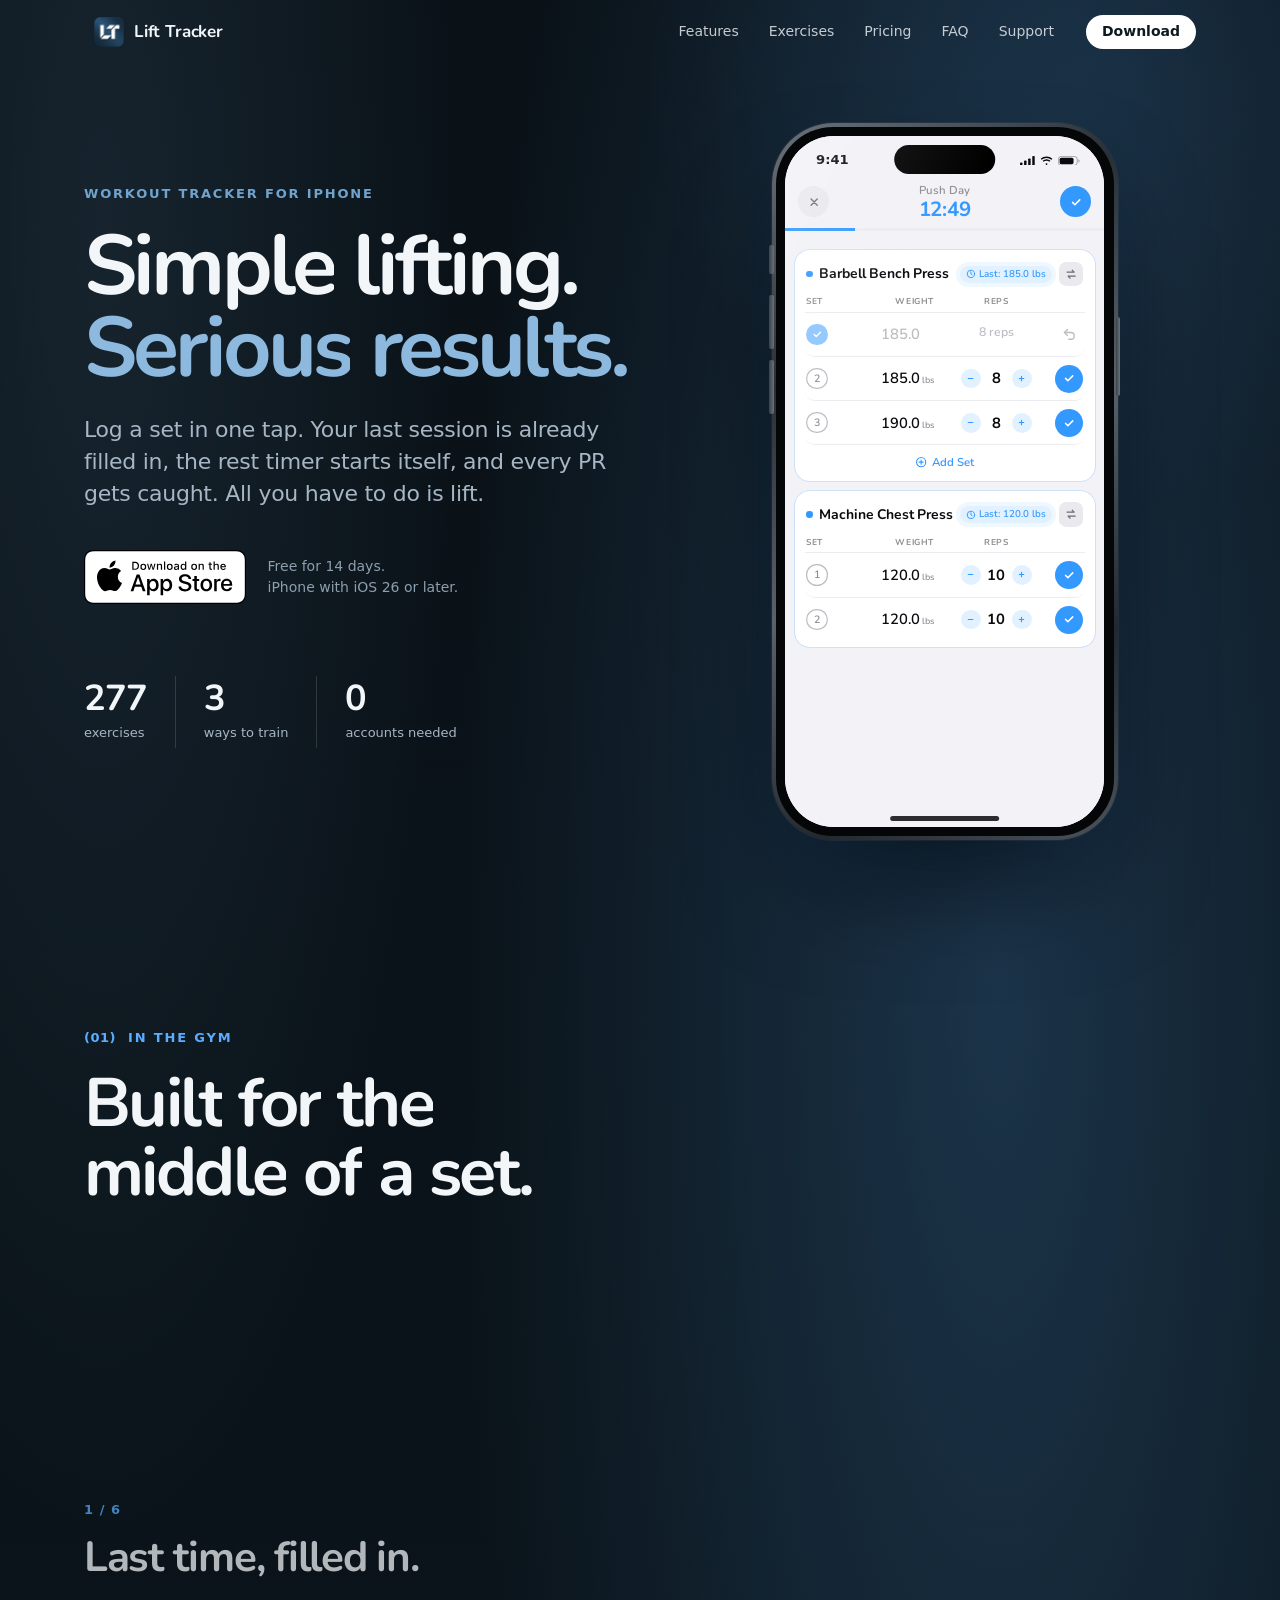
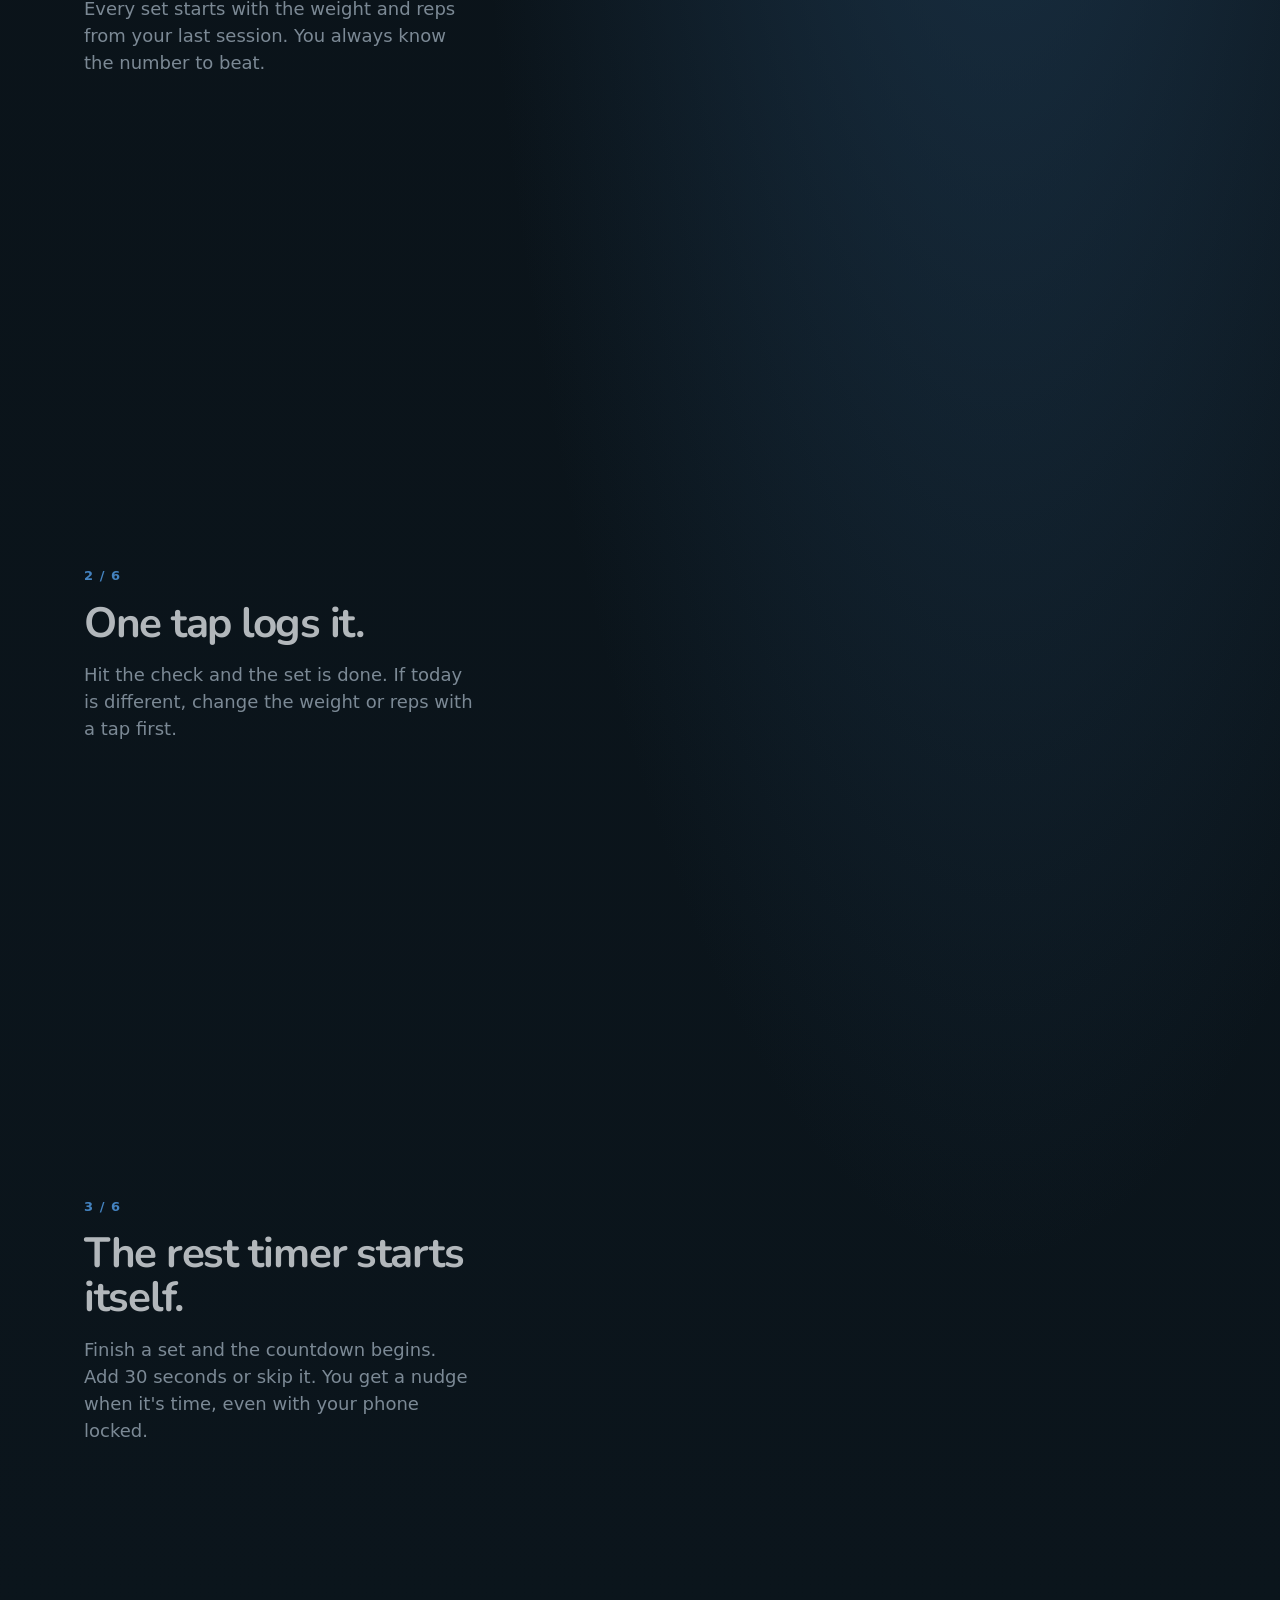
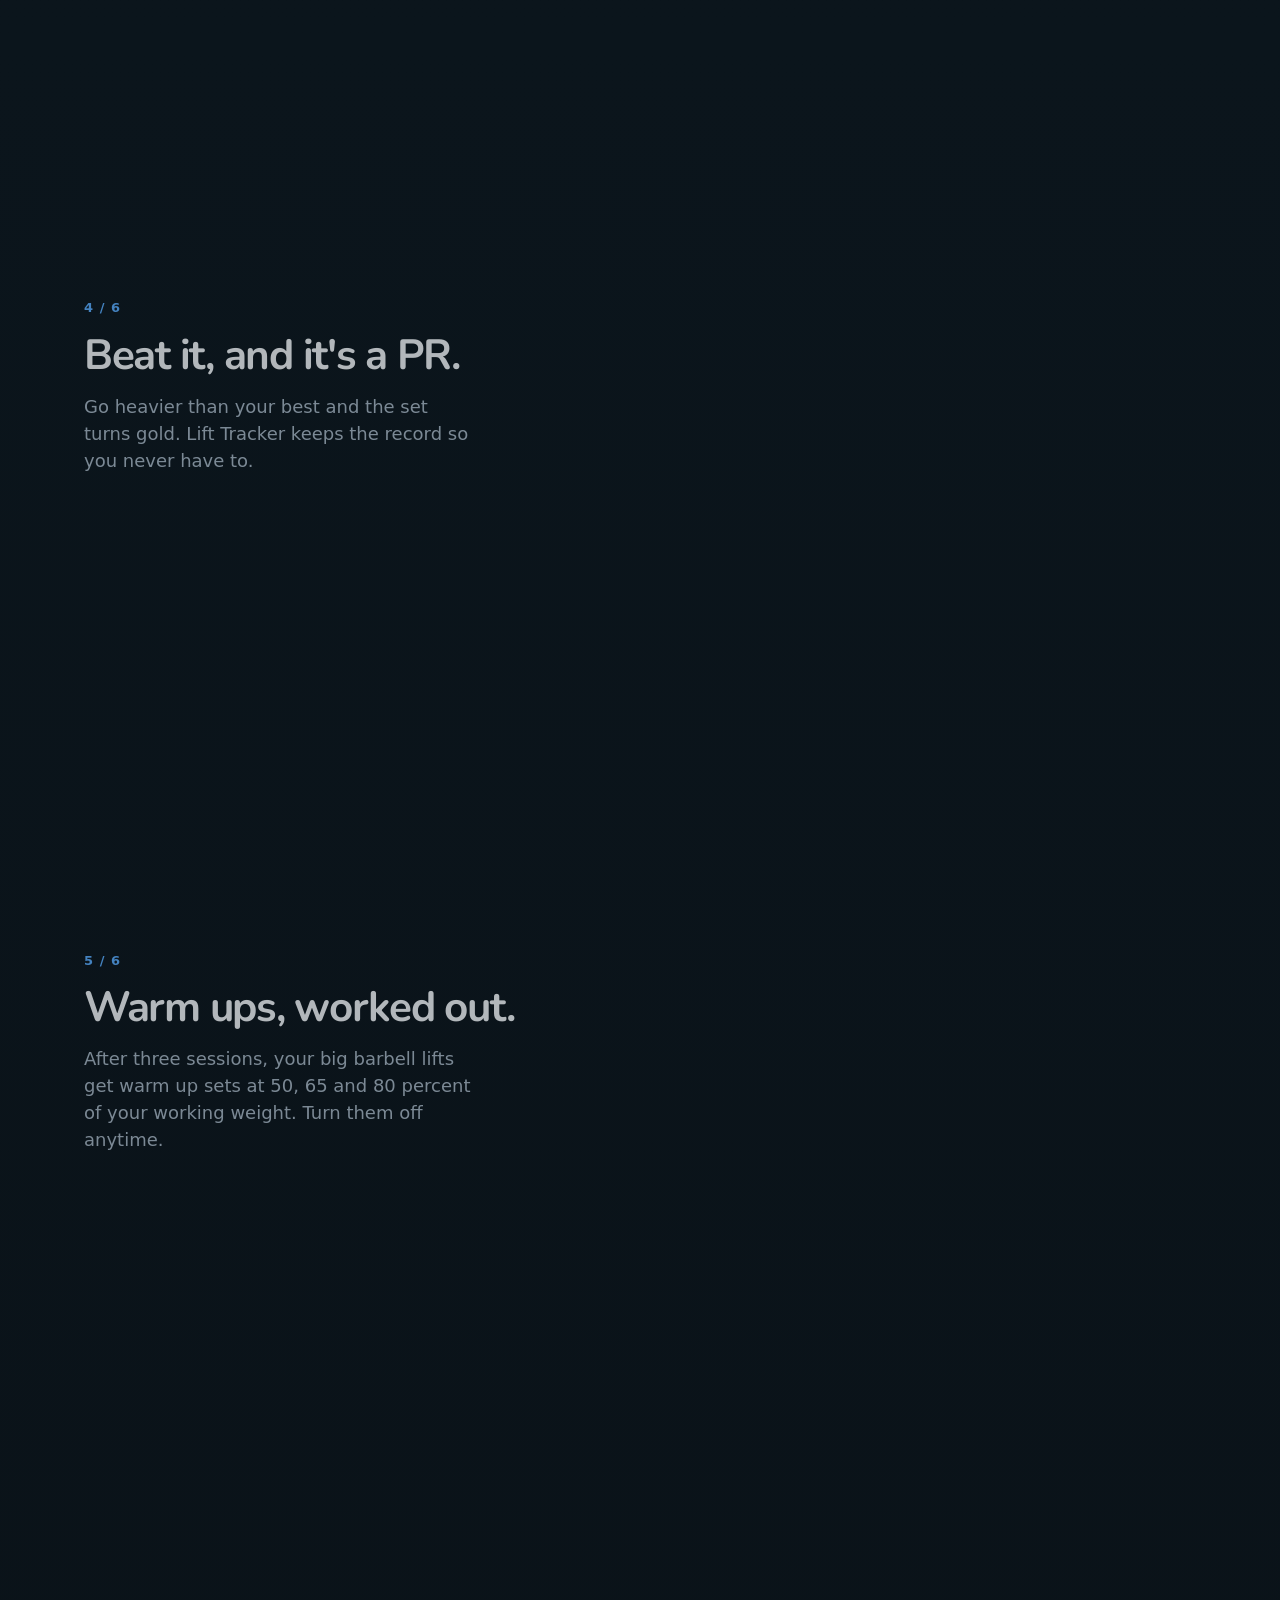
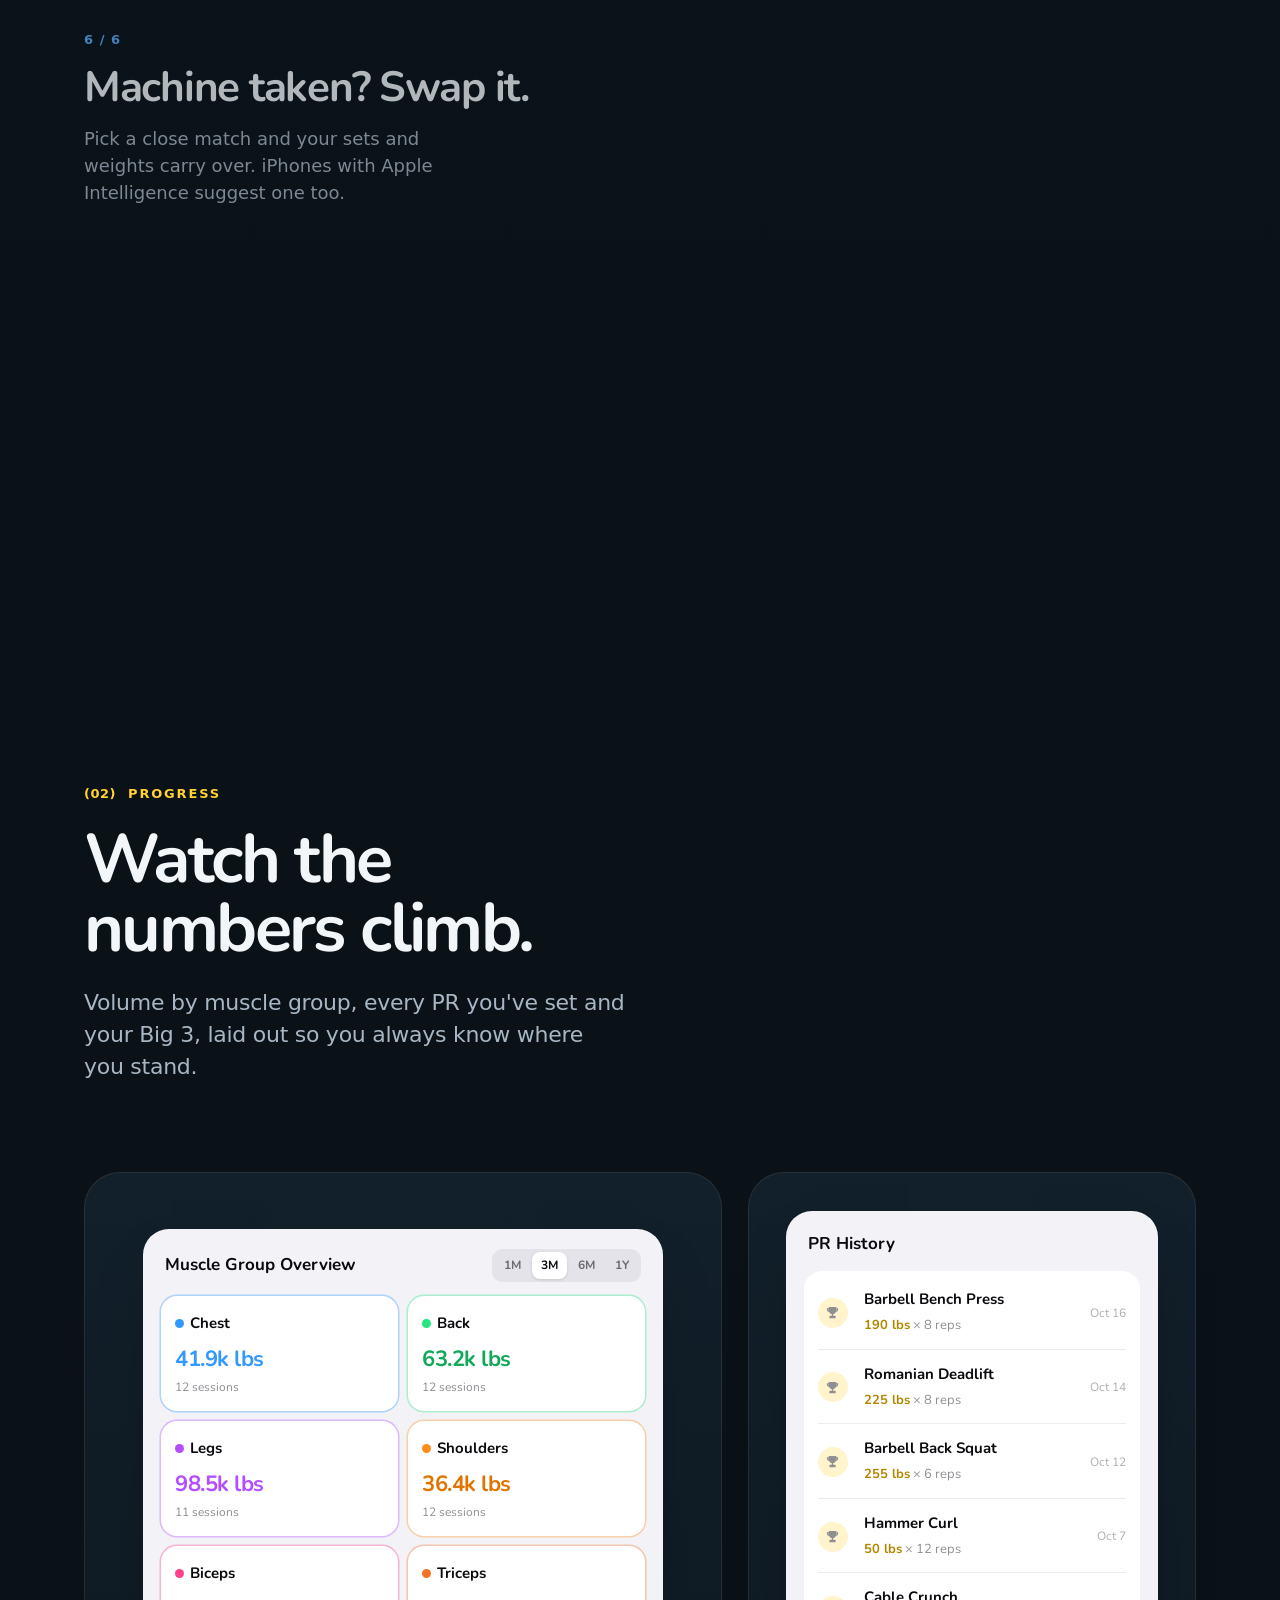
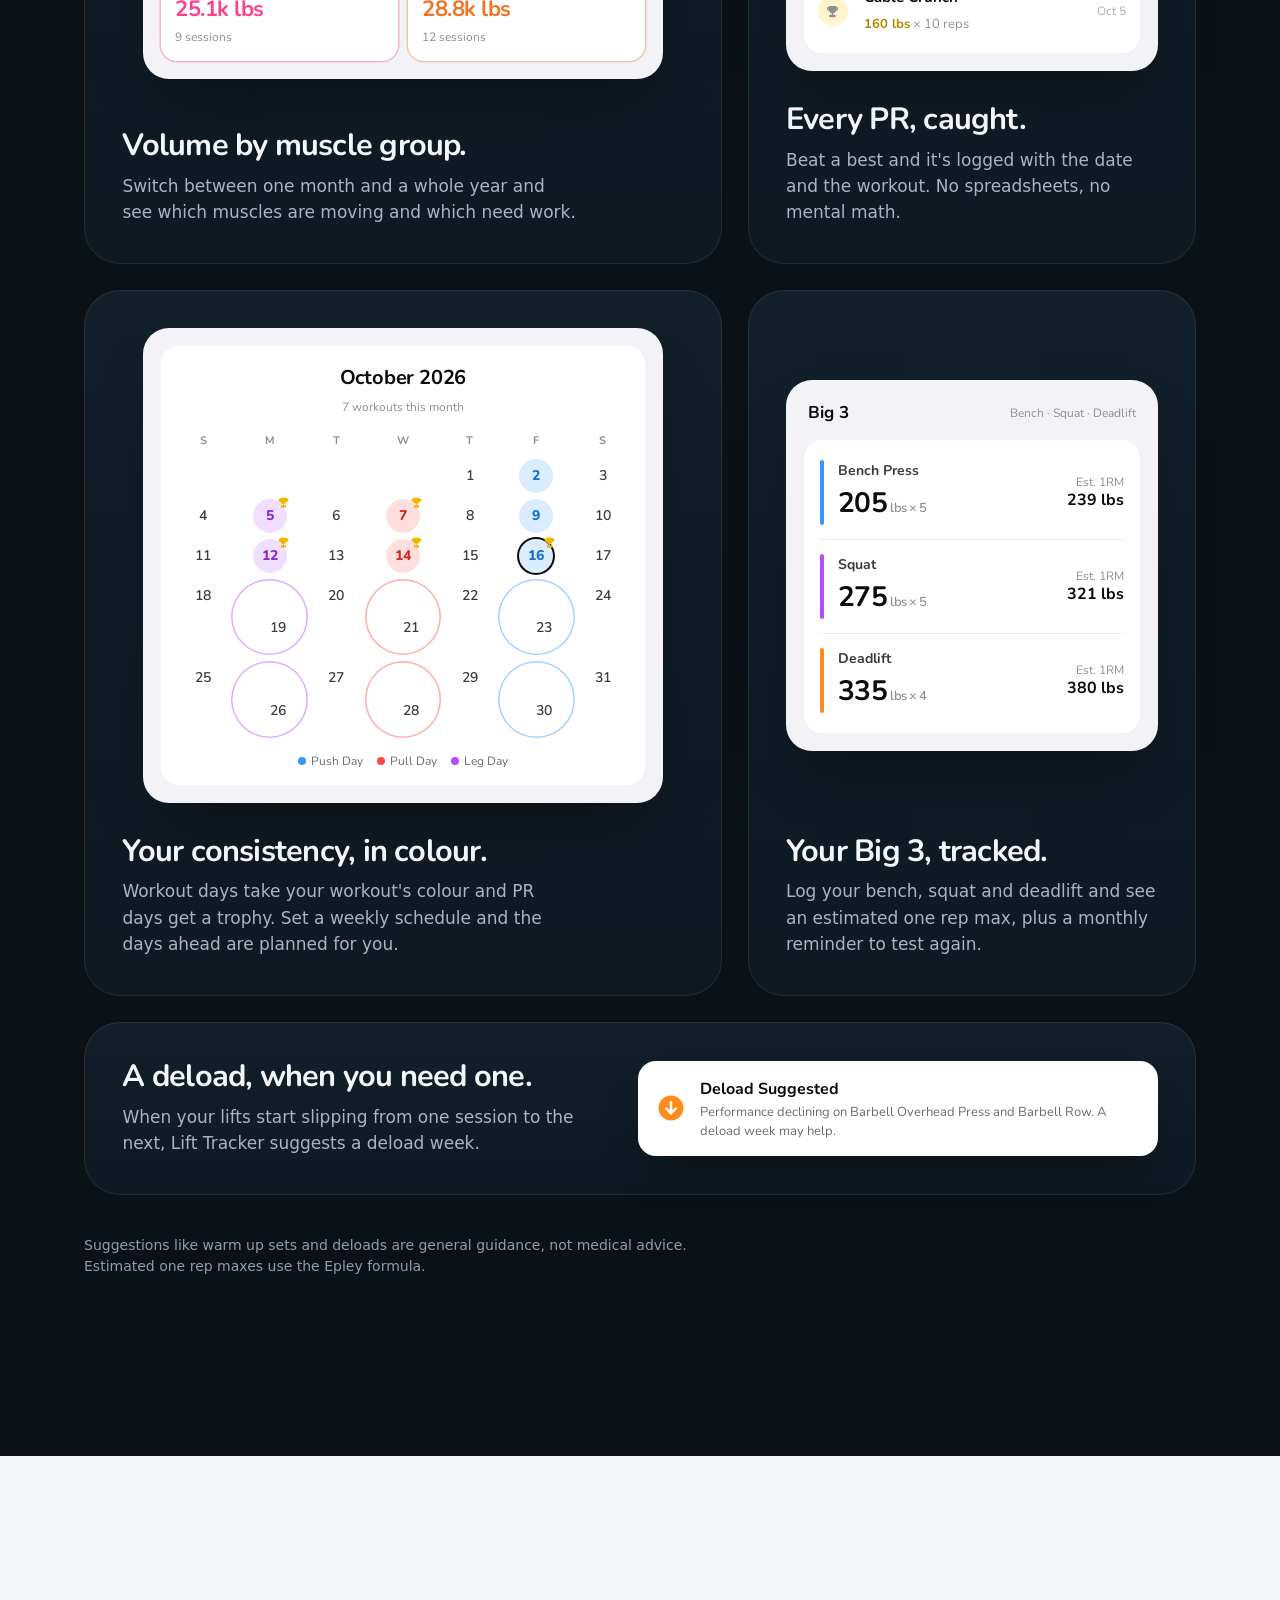
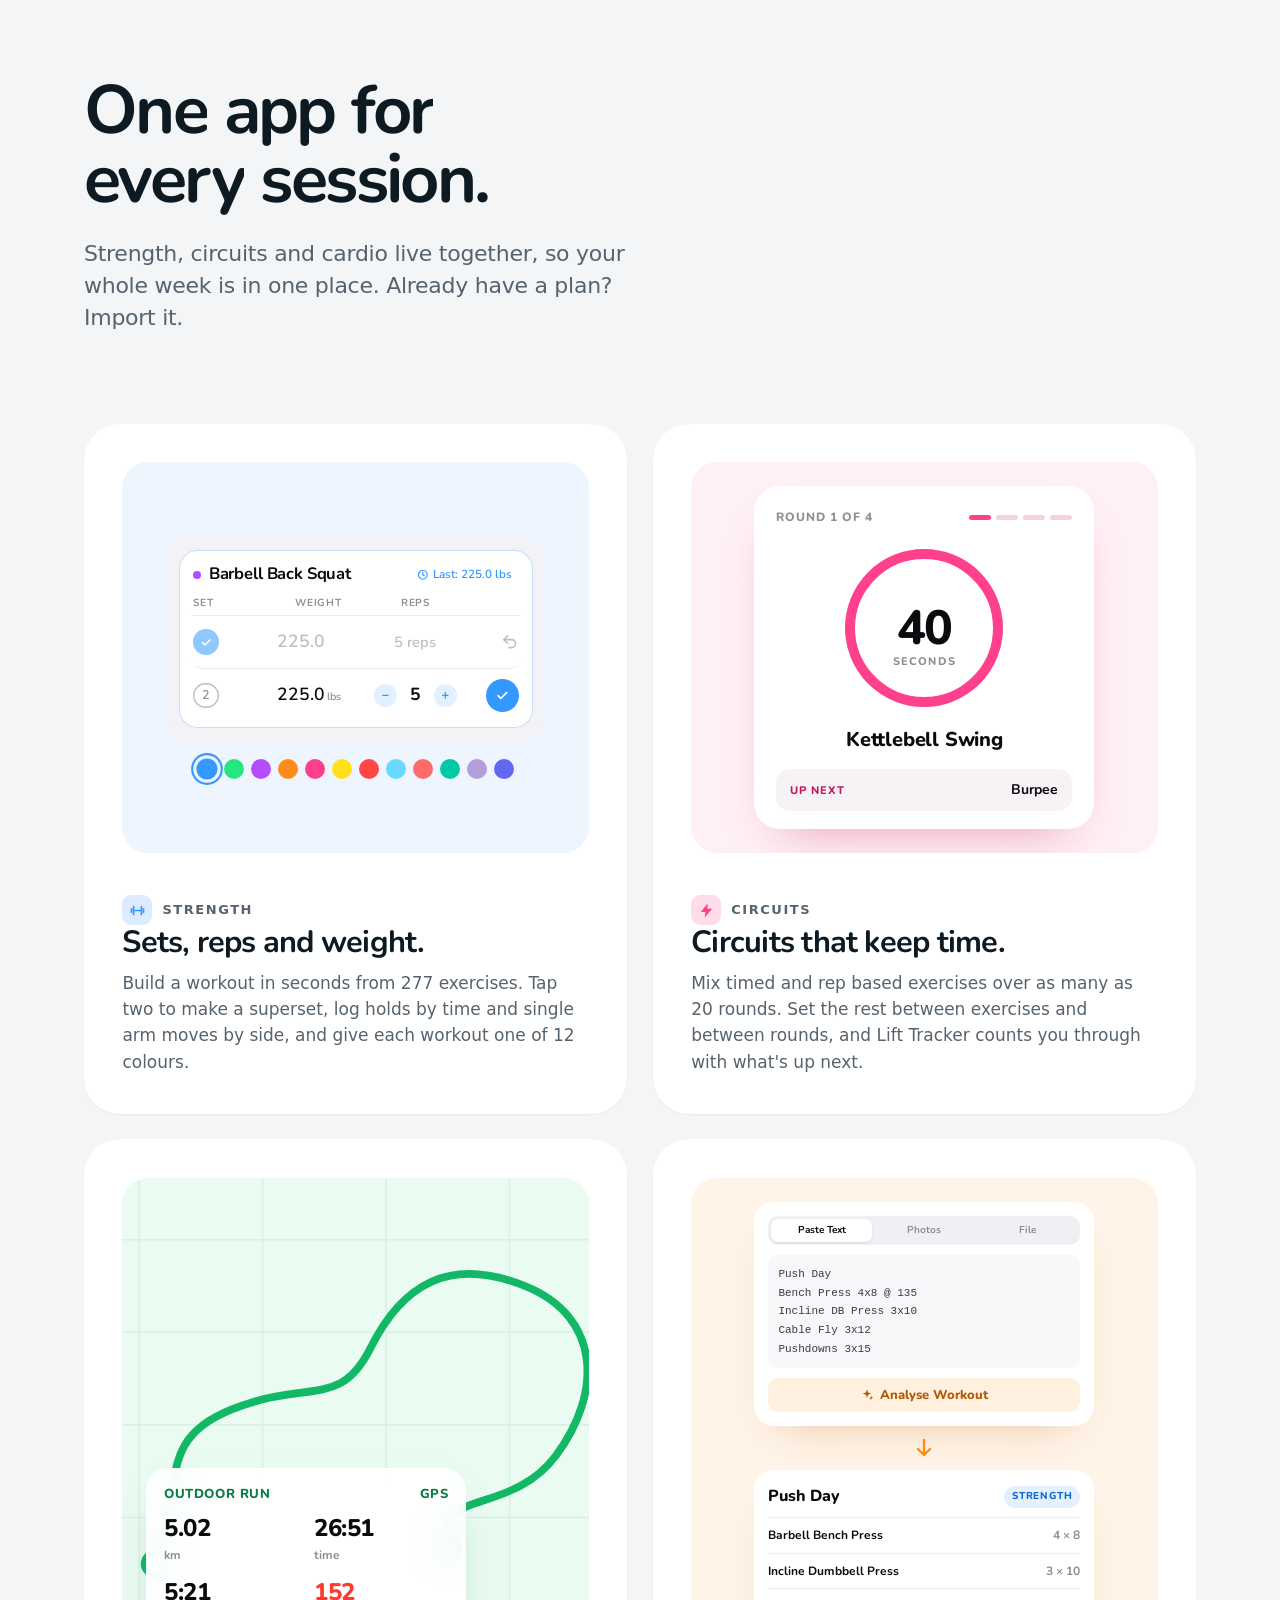
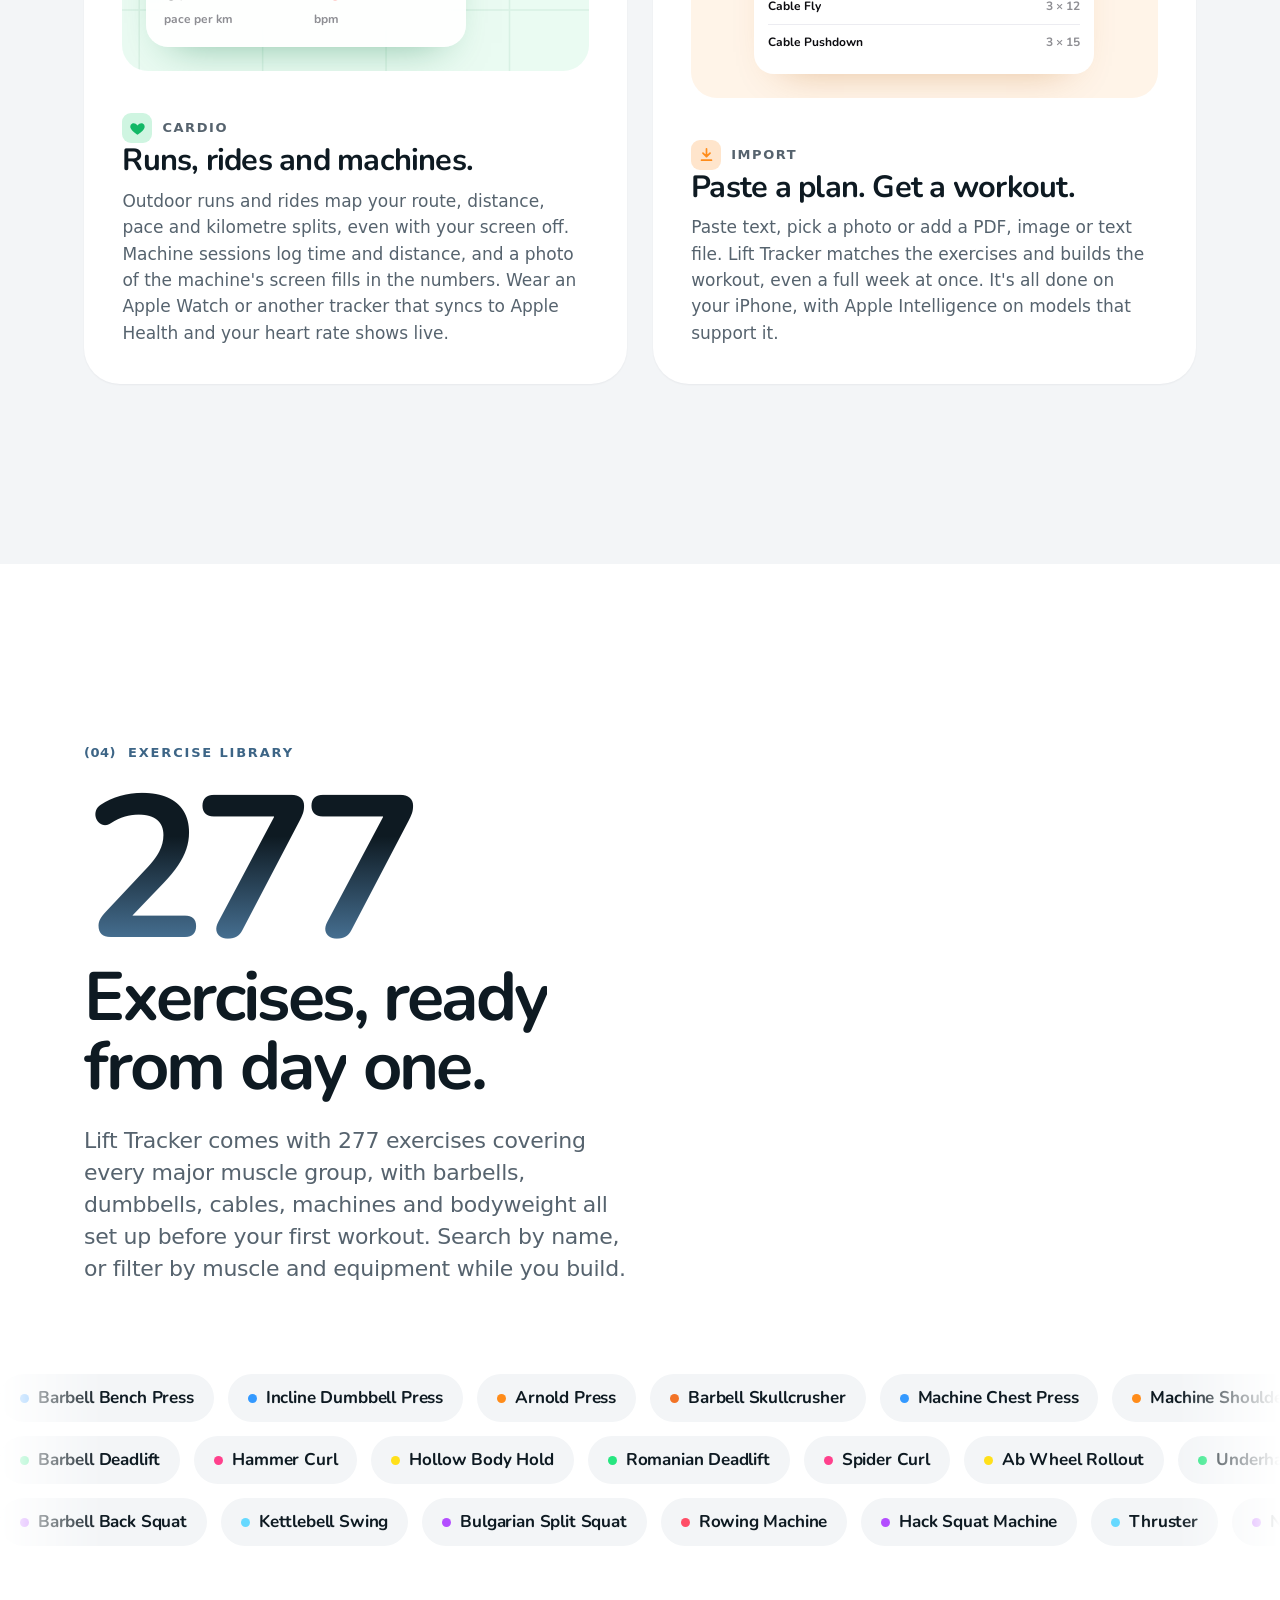
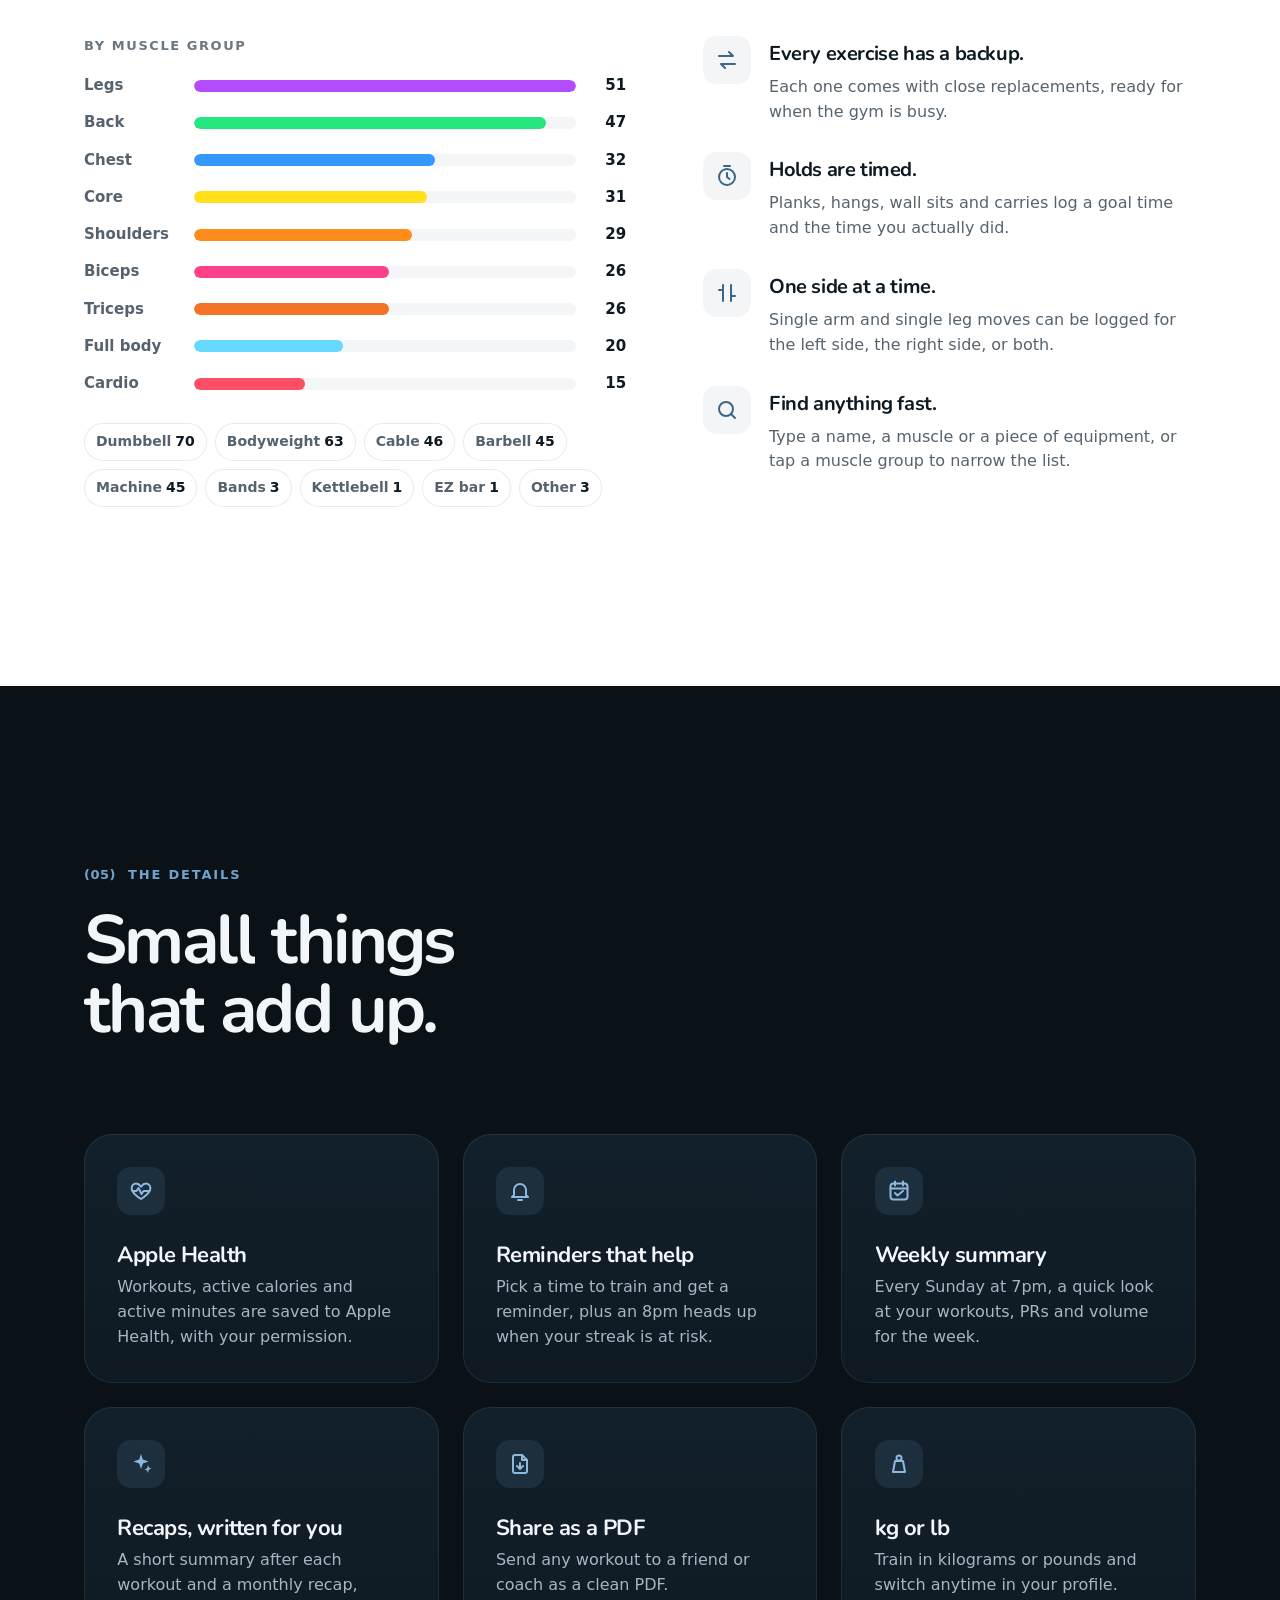
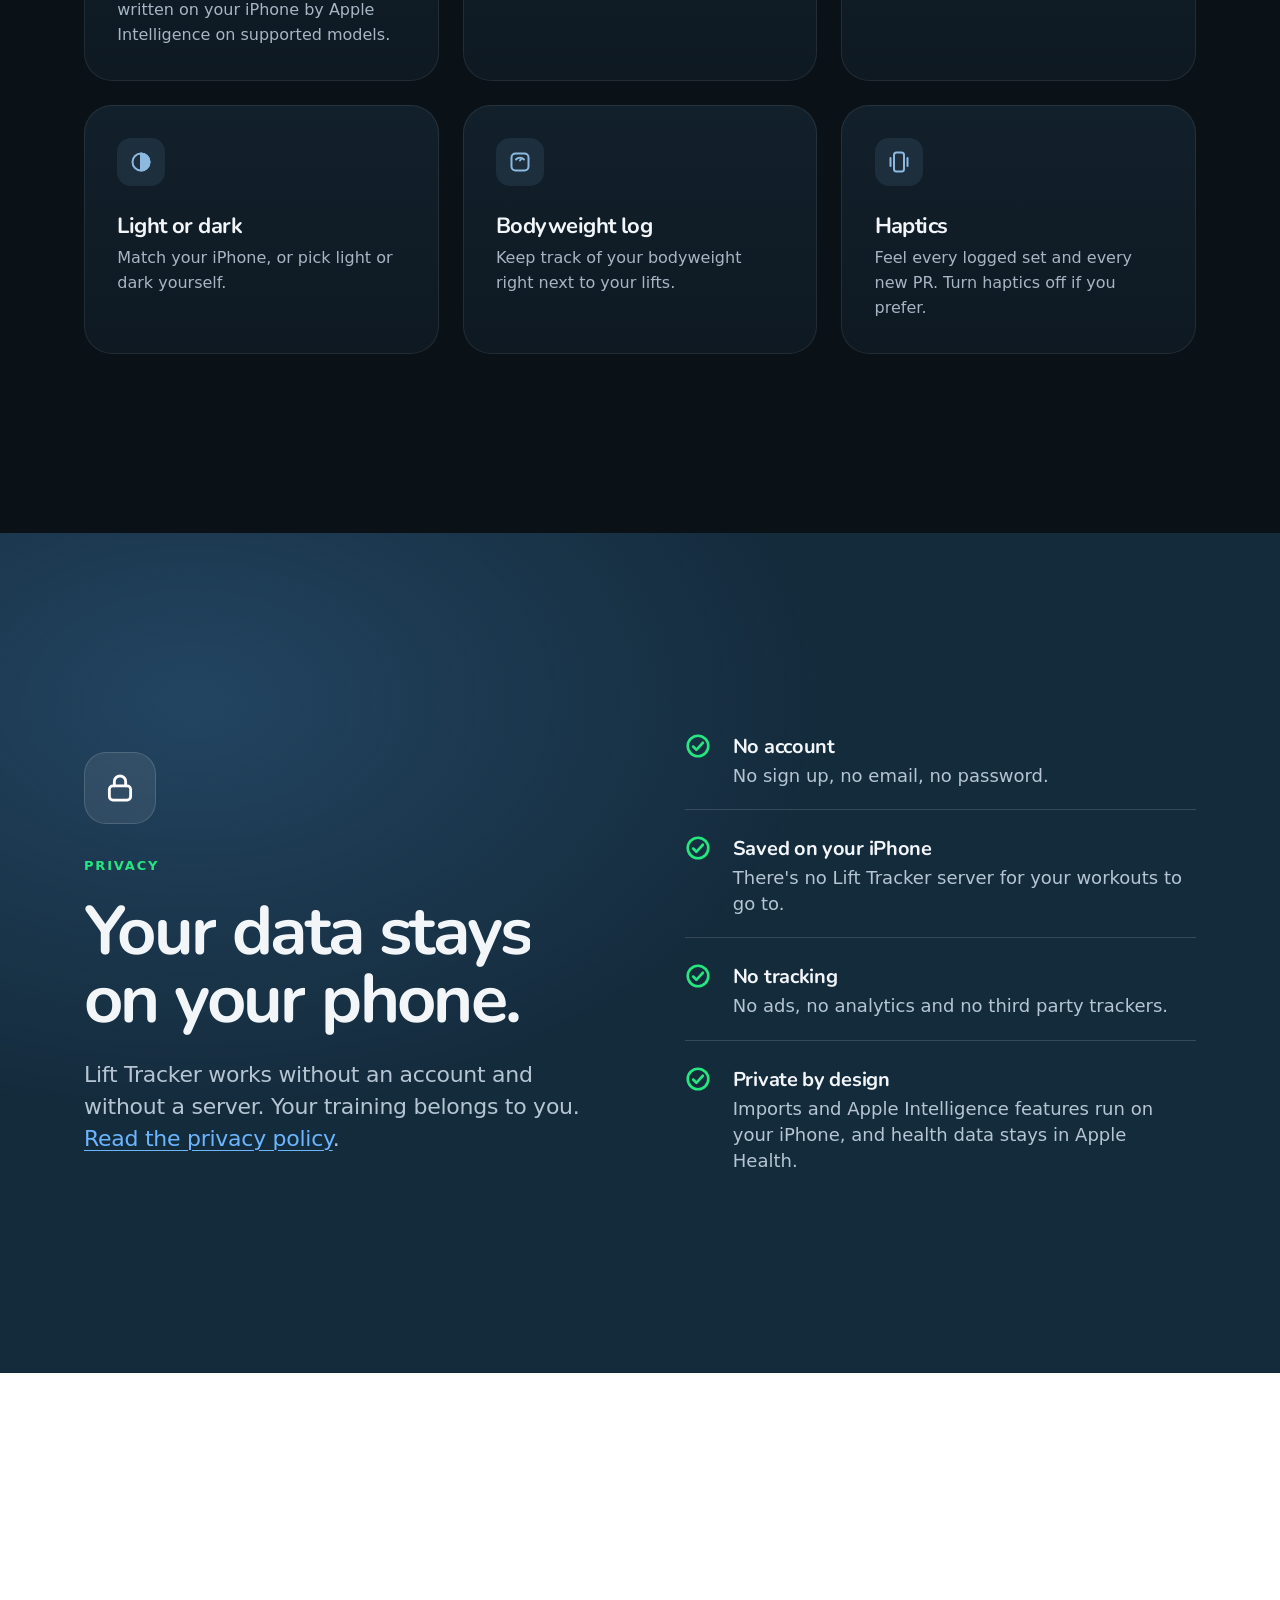
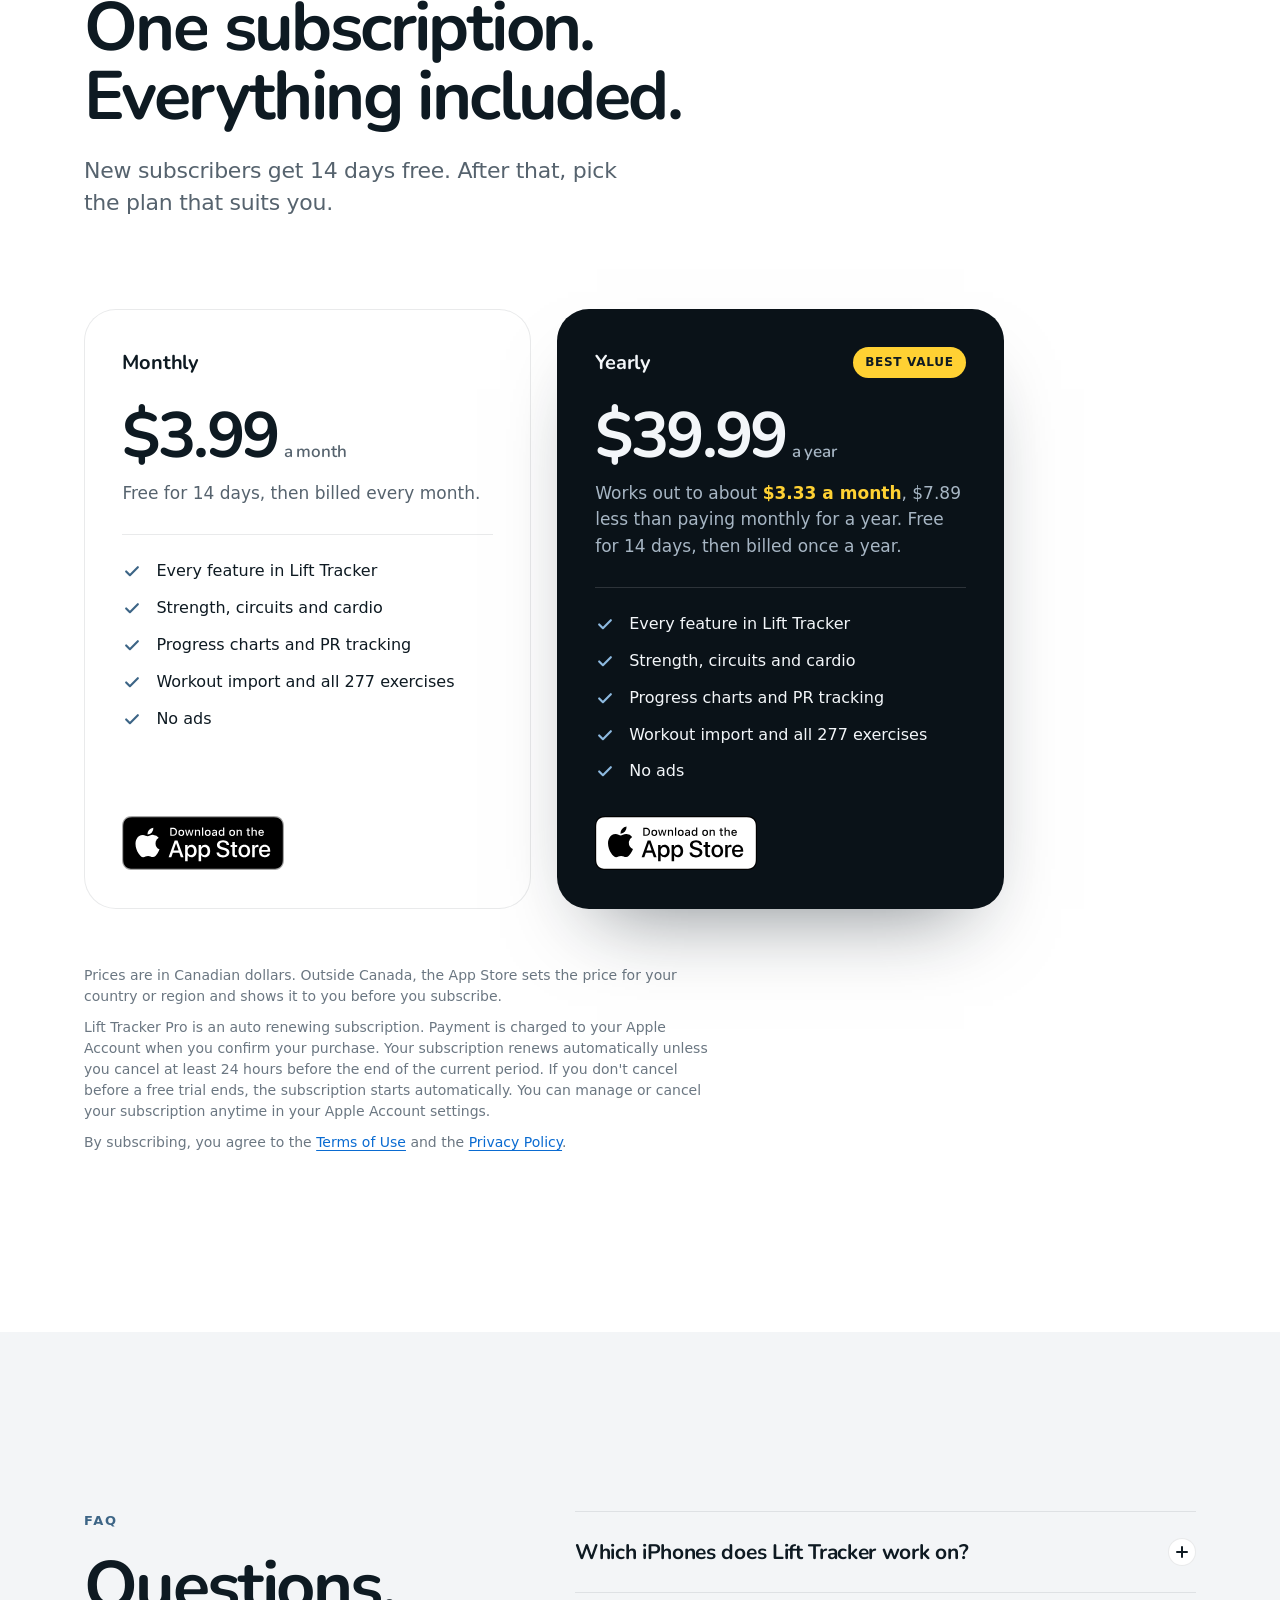
<file: index.html>
<!doctype html>
<html lang="en-CA">
<head>
<meta charset="utf-8">
<meta name="viewport" content="width=device-width, initial-scale=1, viewport-fit=cover">
<title>Lift Tracker: Gym Workout Log for iPhone</title>
<meta name="description" content="Log a set in one tap. Your last session is filled in, the rest timer starts itself and every PR gets caught. Strength, circuits and cardio. No account needed.">
<link rel="canonical" href="https://lifttracker.ca/">
<meta name="apple-itunes-app" content="app-id=6761788196">
<meta name="theme-color" content="#0A1218">

<link rel="icon" href="/favicon.ico" sizes="any">
<link rel="icon" type="image/png" sizes="32x32" href="/assets/img/icons/icon-32.png">
<link rel="apple-touch-icon" href="/apple-touch-icon.png">
<link rel="manifest" href="/site.webmanifest">

<meta property="og:type" content="website">
<meta property="og:site_name" content="Lift Tracker">
<meta property="og:locale" content="en_CA">
<meta property="og:url" content="https://lifttracker.ca/">
<meta property="og:title" content="Lift Tracker: Gym Workout Log for iPhone">
<meta property="og:description" content="Simple lifting. Serious results. Log a set in one tap, catch every PR and keep strength, circuits and cardio in one app.">
<meta property="og:image" content="https://lifttracker.ca/assets/img/og-image.jpg">
<meta property="og:image:width" content="1200">
<meta property="og:image:height" content="630">
<meta property="og:image:alt" content="Lift Tracker app icon with the line Simple lifting. Serious results.">
<meta name="twitter:card" content="summary_large_image">
<meta name="twitter:site" content="@LiftTrackerApp">

<link rel="preload" href="/assets/fonts/nunito-latin-wght.woff2" as="font" type="font/woff2" crossorigin>
<link rel="stylesheet" href="/assets/css/site.css">
<script>document.documentElement.classList.add('js');</script>
<script src="/assets/js/site.js" defer></script>

<script type="application/ld+json">
{
  "@context": "https://schema.org",
  "@type": "SoftwareApplication",
  "name": "Lift Tracker: Gym Workout Log",
  "alternateName": "Lift Tracker",
  "description": "A simple workout tracker for iPhone. Log a set in one tap, see your last session filled in, let the rest timer run itself and catch every personal record. Strength, circuits and cardio in one app, with your data kept on your phone.",
  "url": "https://lifttracker.ca/",
  "image": "https://lifttracker.ca/assets/img/og-image.jpg",
  "operatingSystem": "iOS 26.0 or later",
  "applicationCategory": "HealthApplication",
  "downloadUrl": "https://apps.apple.com/ca/app/lift-tracker-gym-workout-log/id6761788196",
  "installUrl": "https://apps.apple.com/ca/app/lift-tracker-gym-workout-log/id6761788196",
  "author": { "@type": "Person", "name": "Aamer Seth" },
  "publisher": {
    "@type": "Organization",
    "name": "Seth Technologies",
    "url": "https://lifttracker.ca/",
    "logo": "https://lifttracker.ca/assets/img/icons/icon-512.png",
    "email": "hello@lifttracker.ca",
    "sameAs": ["https://instagram.com/LiftTrackerApp", "https://x.com/LiftTrackerApp"]
  },
  "offers": [
    { "@type": "Offer", "name": "Free download", "price": "0", "priceCurrency": "CAD", "url": "https://apps.apple.com/ca/app/lift-tracker-gym-workout-log/id6761788196" },
    { "@type": "Offer", "name": "Lift Tracker Pro, monthly", "price": "3.99", "priceCurrency": "CAD", "url": "https://apps.apple.com/ca/app/lift-tracker-gym-workout-log/id6761788196",
      "priceSpecification": { "@type": "UnitPriceSpecification", "price": "3.99", "priceCurrency": "CAD", "billingDuration": "P1M", "unitText": "month" } },
    { "@type": "Offer", "name": "Lift Tracker Pro, yearly", "price": "39.99", "priceCurrency": "CAD", "url": "https://apps.apple.com/ca/app/lift-tracker-gym-workout-log/id6761788196",
      "priceSpecification": { "@type": "UnitPriceSpecification", "price": "39.99", "priceCurrency": "CAD", "billingDuration": "P1Y", "unitText": "year" } }
  ]
}
</script>
<script type="application/ld+json">
{
  "@context": "https://schema.org",
  "@type": "FAQPage",
  "mainEntity": [
    { "@type": "Question", "name": "Which iPhones does Lift Tracker work on?", "acceptedAnswer": { "@type": "Answer", "text": "Any iPhone running iOS 26 or later. Workout recaps and AI swap suggestions need an iPhone that supports Apple Intelligence. Everything else, including import, works on every supported iPhone." } },
    { "@type": "Question", "name": "How much does Lift Tracker cost?", "acceptedAnswer": { "@type": "Answer", "text": "Lift Tracker is free to download, and a Lift Tracker Pro subscription unlocks the app. New subscribers get 14 days free. After that it's $3.99 a month or $39.99 a year in Canada. Outside Canada, the App Store shows your local price before you subscribe." } },
    { "@type": "Question", "name": "How do I cancel my subscription?", "acceptedAnswer": { "@type": "Answer", "text": "Open Settings on your iPhone, tap your name, then Subscriptions, then Lift Tracker. Cancel at least 24 hours before your trial or current period ends and you won't be charged again. You keep access until the period is over." } },
    { "@type": "Question", "name": "Do I need to make an account?", "acceptedAnswer": { "@type": "Answer", "text": "No. There's no sign up, no email and no password. Download the app and start lifting." } },
    { "@type": "Question", "name": "Where is my workout data stored?", "acceptedAnswer": { "@type": "Answer", "text": "On your iPhone. Lift Tracker doesn't send your workouts anywhere, and there's no server holding a copy. Because your data lives on your phone, it's included in your regular iPhone backup." } },
    { "@type": "Question", "name": "What happens when I get a new iPhone?", "acceptedAnswer": { "@type": "Answer", "text": "Set up your new iPhone from an iCloud or computer backup, or transfer straight from your old one, and your workouts come with you. If you delete the app without a backup, your history can't be recovered." } },
    { "@type": "Question", "name": "Does it work with Apple Health and Apple Watch?", "acceptedAnswer": { "@type": "Answer", "text": "Lift Tracker saves your workouts, active calories and active minutes to Apple Health, with your permission. There isn't an Apple Watch app, but if you wear a Watch or another tracker that syncs heart rate to Apple Health, your live heart rate shows during cardio." } },
    { "@type": "Question", "name": "Can I track cardio and circuits too?", "acceptedAnswer": { "@type": "Answer", "text": "Yes. Outdoor runs and rides use GPS for your route, distance and pace. Treadmills, bikes, rowers and other machines log time and distance. Circuits handle timed or rep based exercises, rounds and rest." } },
    { "@type": "Question", "name": "Does importing a workout upload it anywhere?", "acceptedAnswer": { "@type": "Answer", "text": "No. Text, photos and files are read on your iPhone. On iPhones with Apple Intelligence, Apple's on device model turns them into a workout. On other iPhones, a built in parser does the job. Nothing is uploaded." } },
    { "@type": "Question", "name": "Can I use kilograms?", "acceptedAnswer": { "@type": "Answer", "text": "Yes. Switch between kg and lb anytime in your profile." } },
    { "@type": "Question", "name": "Is there an Android version?", "acceptedAnswer": { "@type": "Answer", "text": "No. Lift Tracker is made for iPhone." } },
    { "@type": "Question", "name": "How do I get help?", "acceptedAnswer": { "@type": "Answer", "text": "Email hello@lifttracker.ca or visit the Support page. We aim to reply within 1 to 2 business days." } }
  ]
}
</script>
</head>
<body>
<a class="skip" href="#main">Skip to content</a>

<!-- =======================================================================
     Header (shared: keep in sync with the other pages)
     ======================================================================= -->
<header class="nav" data-theme="dark">
  <div class="nav__inner">
    <a class="brand" href="/" aria-label="Lift Tracker home">
      <picture><source type="image/webp" srcset="/assets/img/icon-dark-64.webp"><img src="/assets/img/icon-dark-64.png" width="30" height="30" alt=""></picture>
      <span>Lift Tracker</span>
    </a>
    <nav class="nav__links" aria-label="Main">
      <a href="/#gym">Features</a>
      <a href="/#library">Exercises</a>
      <a href="/#pricing">Pricing</a>
      <a href="/#faq">FAQ</a>
      <a href="/support.html">Support</a>
    </nav>
    <a class="btn btn--sm" href="https://apps.apple.com/ca/app/lift-tracker-gym-workout-log/id6761788196">Download</a>
    <button class="nav__toggle" type="button" aria-expanded="false" aria-controls="menu" aria-label="Open menu"><span></span><span></span></button>
  </div>
  <div class="menu" id="menu">
    <nav aria-label="Mobile">
      <a class="menu__link" href="/#gym" style="--i:0">Features</a>
      <a class="menu__link" href="/#library" style="--i:1">Exercises</a>
      <a class="menu__link" href="/#pricing" style="--i:2">Pricing</a>
      <a class="menu__link" href="/#faq" style="--i:3">FAQ</a>
      <a class="menu__link" href="/support.html" style="--i:4">Support</a>
    </nav>
    <div class="menu__foot">
      <a class="badge" href="https://apps.apple.com/ca/app/lift-tracker-gym-workout-log/id6761788196"><img src="/assets/img/app-store-badge-white.svg" width="150" height="50" alt="Download on the App Store"></a>
      <p>Free for 14 days. iPhone with iOS 26 or later.</p>
    </div>
  </div>
</header>

<main id="main">
<!-- =======================================================================
     Stage: the hero and (01) In the gym share one phone
     ======================================================================= -->
<div class="stage-bg" id="top">
  <div class="stage">
    <div class="stage__copy">

      <section class="hero" data-nav="dark" aria-labelledby="hero-title">
        <p class="kicker" data-reveal>Workout tracker for iPhone</p>
        <h1 class="h1" id="hero-title" data-split style="--d:120ms">Simple lifting. <em>Serious results.</em></h1>
        <p class="lead" data-reveal style="--d:420ms">Log a set in one tap. Your last session is already filled in, the rest timer starts itself, and every PR gets caught. All you have to do is lift.</p>
        <div class="hero__cta" data-reveal style="--d:540ms">
          <a class="badge" href="https://apps.apple.com/ca/app/lift-tracker-gym-workout-log/id6761788196"><img src="/assets/img/app-store-badge-white.svg" width="162" height="54" alt="Download on the App Store"></a>
          <p class="fine">Free for 14 days.<br>iPhone with iOS 26 or later.</p>
        </div>
        <ul class="stats" data-reveal style="--d:660ms">
          <li><b>277</b><span>exercises</span></li>
          <li><b>3</b><span>ways to train</span></li>
          <li><b>0</b><span>accounts needed</span></li>
        </ul>
      </section>

      <section class="story" id="gym" data-nav="dark" aria-labelledby="gym-title">
        <header class="story__head">
          <p class="kicker" data-reveal style="--k: var(--accent-on-night)"><span class="kicker__num">(01)</span>In the gym</p>
          <h2 class="h2" id="gym-title" data-split>Built for the middle of a set.</h2>
        </header>

        <article class="step" id="step-prefill" data-step="prefill">
          <p class="step__n">1 / 6</p>
          <h3 class="step__t">Last time, filled in.</h3>
          <p class="step__p">Every set starts with the weight and reps from your last session. You always know the number to beat.</p>
          <div class="snippet" aria-hidden="true"><div class="ui" data-state="prefill"><div class="ui-card">
            <div class="ui-head"><i class="ui-dot"></i><span class="ui-name">Barbell Bench Press</span><span class="ui-last"><svg viewBox="0 0 24 24" fill="none" stroke="currentColor" stroke-width="2.4" stroke-linecap="round"><circle cx="12" cy="12" r="9"/><path d="M12 7v5l3 2"/></svg>Last: 185.0 lbs</span></div>
            <div class="ui-cols"><span>SET</span><span>WEIGHT</span><span>REPS</span></div>
            <div class="ui-row"><span class="ui-set"><span class="ui-set__n"></span></span><span class="ui-w">185.0<small>lbs</small></span><span class="ui-r"><span class="ui-step"><i><svg viewBox="0 0 24 24" fill="none" stroke="currentColor" stroke-width="3" stroke-linecap="round"><path d="M6 12h12"/></svg></i><b>8</b><i><svg viewBox="0 0 24 24" fill="none" stroke="currentColor" stroke-width="3" stroke-linecap="round"><path d="M6 12h12M12 6v12"/></svg></i></span></span><span class="ui-act"><span class="ui-go"><svg viewBox="0 0 24 24" fill="none" stroke="currentColor" stroke-width="3" stroke-linecap="round" stroke-linejoin="round"><path d="M5 12.5l4.5 4.5L19 7.5"/></svg></span></span></div>
          </div></div></div>
        </article>

        <article class="step" id="step-tap" data-step="tap">
          <p class="step__n">2 / 6</p>
          <h3 class="step__t">One tap logs it.</h3>
          <p class="step__p">Hit the check and the set is done. If today is different, change the weight or reps with a tap first.</p>
          <div class="snippet" aria-hidden="true"><div class="ui" data-state="tap"><div class="ui-card">
            <div class="ui-row done"><span class="ui-set"><span class="ui-set__n"></span><svg class="i-check" viewBox="0 0 24 24" fill="none" stroke="currentColor" stroke-width="3" stroke-linecap="round" stroke-linejoin="round"><path d="M5 12.5l4.5 4.5L19 7.5"/></svg></span><span class="ui-w">185.0<small>lbs</small></span><span class="ui-r"><span class="ui-reps">8 reps</span></span><span class="ui-act"><span class="ui-undo"><svg viewBox="0 0 24 24" fill="none" stroke="currentColor" stroke-width="2.2" stroke-linecap="round" stroke-linejoin="round"><path d="M9 14L4 9l5-5"/><path d="M4 9h10.5a5.5 5.5 0 0 1 0 11H11"/></svg></span></span></div>
            <div class="ui-row"><span class="ui-set"><span class="ui-set__n"></span></span><span class="ui-w">185.0<small>lbs</small></span><span class="ui-r"><span class="ui-step"><i><svg viewBox="0 0 24 24" fill="none" stroke="currentColor" stroke-width="3" stroke-linecap="round"><path d="M6 12h12"/></svg></i><b>8</b><i><svg viewBox="0 0 24 24" fill="none" stroke="currentColor" stroke-width="3" stroke-linecap="round"><path d="M6 12h12M12 6v12"/></svg></i></span></span><span class="ui-act"><span class="ui-go"><svg viewBox="0 0 24 24" fill="none" stroke="currentColor" stroke-width="3" stroke-linecap="round" stroke-linejoin="round"><path d="M5 12.5l4.5 4.5L19 7.5"/></svg></span></span></div>
          </div></div></div>
        </article>

        <article class="step" id="step-rest" data-step="rest">
          <p class="step__n">3 / 6</p>
          <h3 class="step__t">The rest timer starts itself.</h3>
          <p class="step__p">Finish a set and the countdown begins. Add 30 seconds or skip it. You get a nudge when it's time, even with your phone locked.</p>
          <div class="snippet" aria-hidden="true"><div class="ui" data-state="rest"><div class="ui-restwrap"><div><div class="ui-rest">
            <div><small>REST</small><b>1:30</b></div>
            <svg class="ui-rest__ring" viewBox="0 0 36 36" fill="none" stroke-width="3.5"><circle cx="18" cy="18" r="14" stroke="#E5E5EA"/><circle cx="18" cy="18" r="14" stroke="#3399FF" stroke-linecap="round" stroke-dasharray="87.96" stroke-dashoffset="18"/></svg>
            <span class="ui-pill ui-pill--wc">+30</span><span class="ui-pill ui-pill--grey">Skip</span>
          </div></div></div></div></div>
        </article>

        <article class="step" id="step-pr" data-step="pr">
          <p class="step__n">4 / 6</p>
          <h3 class="step__t">Beat it, and it's a PR.</h3>
          <p class="step__p">Go heavier than your best and the set turns gold. Lift Tracker keeps the record so you never have to.</p>
          <div class="snippet" aria-hidden="true"><div class="ui" data-state="pr"><div class="ui-card">
            <div class="ui-row done pr"><span class="ui-set"><span class="ui-set__n"></span><svg class="i-trophy" viewBox="0 0 24 24" fill="currentColor"><path d="M6 3h12v2h3v2.2a4 4 0 0 1-3.6 4A6 6 0 0 1 13 14.9V17h3a1 1 0 0 1 1 1v3H7v-3a1 1 0 0 1 1-1h3v-2.1a6 6 0 0 1-4.4-3.7A4 4 0 0 1 3 7.2V5h3V3zm12 4v2.1a2 2 0 0 0 1-1.8V7h-1zM5 7v.3a2 2 0 0 0 1 1.8V7H5z"/></svg></span><span class="ui-w">190.0<small>lbs</small></span><span class="ui-r"><span class="ui-reps">8 reps</span></span><span class="ui-act"></span></div>
          </div><div class="ui-flash"><svg viewBox="0 0 24 24" fill="currentColor"><path d="M6 3h12v2h3v2.2a4 4 0 0 1-3.6 4A6 6 0 0 1 13 14.9V17h3a1 1 0 0 1 1 1v3H7v-3a1 1 0 0 1 1-1h3v-2.1a6 6 0 0 1-4.4-3.7A4 4 0 0 1 3 7.2V5h3V3zm12 4v2.1a2 2 0 0 0 1-1.8V7h-1zM5 7v.3a2 2 0 0 0 1 1.8V7H5z"/></svg><b>Personal Record</b><span>Barbell Bench Press</span></div></div></div>
        </article>

        <article class="step" id="step-warm" data-step="warm">
          <p class="step__n">5 / 6</p>
          <h3 class="step__t">Warm ups, worked out.</h3>
          <p class="step__p">After three sessions, your big barbell lifts get warm up sets at 50, 65 and 80 percent of your working weight. Turn them off anytime.</p>
          <div class="snippet" aria-hidden="true"><div class="ui" data-state="warm"><div class="ui-card">
            <div class="ui-row"><span class="ui-set"><span class="ui-set__n"></span></span><span class="ui-w">92.5<small>lbs</small></span><span class="ui-r"><span class="ui-step"><i><svg viewBox="0 0 24 24" fill="none" stroke="currentColor" stroke-width="3" stroke-linecap="round"><path d="M6 12h12"/></svg></i><b>10</b><i><svg viewBox="0 0 24 24" fill="none" stroke="currentColor" stroke-width="3" stroke-linecap="round"><path d="M6 12h12M12 6v12"/></svg></i></span></span><span class="ui-act"><span class="ui-go"><svg viewBox="0 0 24 24" fill="none" stroke="currentColor" stroke-width="3" stroke-linecap="round" stroke-linejoin="round"><path d="M5 12.5l4.5 4.5L19 7.5"/></svg></span></span></div>
            <div class="ui-row"><span class="ui-set"><span class="ui-set__n"></span></span><span class="ui-w">120.0<small>lbs</small></span><span class="ui-r"><span class="ui-step"><i><svg viewBox="0 0 24 24" fill="none" stroke="currentColor" stroke-width="3" stroke-linecap="round"><path d="M6 12h12"/></svg></i><b>5</b><i><svg viewBox="0 0 24 24" fill="none" stroke="currentColor" stroke-width="3" stroke-linecap="round"><path d="M6 12h12M12 6v12"/></svg></i></span></span><span class="ui-act"><span class="ui-go"><svg viewBox="0 0 24 24" fill="none" stroke="currentColor" stroke-width="3" stroke-linecap="round" stroke-linejoin="round"><path d="M5 12.5l4.5 4.5L19 7.5"/></svg></span></span></div>
            <div class="ui-row"><span class="ui-set"><span class="ui-set__n"></span></span><span class="ui-w">147.5<small>lbs</small></span><span class="ui-r"><span class="ui-step"><i><svg viewBox="0 0 24 24" fill="none" stroke="currentColor" stroke-width="3" stroke-linecap="round"><path d="M6 12h12"/></svg></i><b>2</b><i><svg viewBox="0 0 24 24" fill="none" stroke="currentColor" stroke-width="3" stroke-linecap="round"><path d="M6 12h12M12 6v12"/></svg></i></span></span><span class="ui-act"><span class="ui-go"><svg viewBox="0 0 24 24" fill="none" stroke="currentColor" stroke-width="3" stroke-linecap="round" stroke-linejoin="round"><path d="M5 12.5l4.5 4.5L19 7.5"/></svg></span></span></div>
          </div></div></div>
        </article>

        <article class="step" id="step-swap" data-step="swap">
          <p class="step__n">6 / 6</p>
          <h3 class="step__t">Machine taken? Swap it.</h3>
          <p class="step__p">Pick a close match and your sets and weights carry over. iPhones with Apple Intelligence suggest one too.</p>
          <div class="snippet" aria-hidden="true"><div class="ui" data-state="swap"><div class="ui-sheet">
            <h4>Swap Exercise</h4><p class="ui-sub">Replacing: Machine Chest Press</p>
            <p class="ui-label">Suggested replacements</p>
            <div class="ui-opt"><div><b>Barbell Bench Press</b><small>Chest · Barbell</small></div><svg viewBox="0 0 24 24" fill="none" stroke="currentColor" stroke-width="2.5" stroke-linecap="round" stroke-linejoin="round"><path d="M9 6l6 6-6 6"/></svg></div>
            <div class="ui-opt"><div><b>Dumbbell Bench Press</b><small>Chest · Dumbbell</small></div><svg viewBox="0 0 24 24" fill="none" stroke="currentColor" stroke-width="2.5" stroke-linecap="round" stroke-linejoin="round"><path d="M9 6l6 6-6 6"/></svg></div>
          </div></div></div>
        </article>
      </section>
    </div>

    <!-- The phone: drawn in HTML and CSS, not a screenshot -->
    <div class="stage__device" aria-hidden="true">
      <div class="device-sticky">
        <div class="iphone-tilt" data-reveal style="--d:200ms">
          <div class="iphone" id="phone">
            <span class="iphone__btn iphone__btn--a"></span><span class="iphone__btn iphone__btn--v1"></span><span class="iphone__btn iphone__btn--v2"></span><span class="iphone__btn iphone__btn--p"></span>
            <div class="iphone__bezel"><div class="iphone__screen">
              <div class="ui" data-state="prefill" id="phone-ui">
                <div class="ui-status"><span>9:41</span><span class="ui-icons">
                  <svg viewBox="0 0 18 12" fill="currentColor"><rect x="0" y="8" width="3" height="4" rx="1"/><rect x="5" y="5.5" width="3" height="6.5" rx="1"/><rect x="10" y="3" width="3" height="9" rx="1"/><rect x="15" y="0" width="3" height="12" rx="1"/></svg>
                  <svg viewBox="0 0 16 12" fill="currentColor"><path d="M8 2.3c2.3 0 4.4.9 6 2.4l1.2-1.2A10.2 10.2 0 0 0 8 .6 10.2 10.2 0 0 0 .8 3.5L2 4.7a8.5 8.5 0 0 1 6-2.4zm0 3.4c1.4 0 2.6.5 3.6 1.4l1.2-1.2A6.8 6.8 0 0 0 8 4a6.8 6.8 0 0 0-4.8 1.9l1.2 1.2c1-.9 2.2-1.4 3.6-1.4zM8 9a1.8 1.8 0 0 0-1.3.5L8 11.8l1.3-2.3A1.8 1.8 0 0 0 8 9z"/></svg>
                  <svg viewBox="0 0 27 12" fill="none"><rect x="0.5" y="0.5" width="23" height="11" rx="3.5" stroke="currentColor" opacity=".4"/><rect x="2" y="2" width="17" height="8" rx="2" fill="currentColor"/><path d="M25 4v4c.8-.3 1.3-1.1 1.3-2S25.8 4.3 25 4z" fill="currentColor" opacity=".4"/></svg>
                </span></div>
                <div class="ui-island"></div>
                <div class="ui-top">
                  <span class="ui-circle"><svg viewBox="0 0 24 24" fill="none" stroke="currentColor" stroke-width="2.6" stroke-linecap="round"><path d="M6 6l12 12M18 6L6 18"/></svg></span>
                  <div class="ui-title"><span>Push Day</span><b data-clock="768">12:48</b></div>
                  <span class="ui-circle ui-circle--wc"><svg viewBox="0 0 24 24" fill="none" stroke="currentColor" stroke-width="3" stroke-linecap="round" stroke-linejoin="round"><path d="M5 12.5l4.5 4.5L19 7.5"/></svg></span>
                </div>
                <div class="ui-progress"><i></i></div>
                <div class="ui-scroll">
                  <div class="ui-restwrap"><div><div class="ui-rest">
                    <div><small>REST</small><b data-rest>1:30</b></div>
                    <svg class="ui-rest__ring" viewBox="0 0 36 36" fill="none" stroke-width="3.5"><circle cx="18" cy="18" r="14" stroke="#E5E5EA"/><circle data-rest-ring cx="18" cy="18" r="14" stroke="#3399FF" stroke-linecap="round" stroke-dasharray="87.96" stroke-dashoffset="0"/></svg>
                    <span class="ui-pill ui-pill--wc">+30</span><span class="ui-pill ui-pill--grey">Skip</span>
                  </div></div></div>

                  <div class="ui-card">
                    <div class="ui-head"><i class="ui-dot"></i><span class="ui-name">Barbell Bench Press</span><span class="ui-last"><svg viewBox="0 0 24 24" fill="none" stroke="currentColor" stroke-width="2.4" stroke-linecap="round"><circle cx="12" cy="12" r="9"/><path d="M12 7v5l3 2"/></svg>Last: 185.0 lbs</span><span class="ui-swapbtn"><svg viewBox="0 0 24 24" fill="none" stroke="currentColor" stroke-width="2.2" stroke-linecap="round" stroke-linejoin="round"><path d="M4 8h14l-4-4M20 16H6l4 4"/></svg></span></div>
                    <div class="ui-cols"><span>SET</span><span>WEIGHT</span><span>REPS</span></div>
                    <div class="ui-warm">
                      <div class="ui-row"><span class="ui-set"><span class="ui-set__n"></span></span><span class="ui-w">92.5<small>lbs</small></span><span class="ui-r"><span class="ui-step"><i><svg viewBox="0 0 24 24" fill="none" stroke="currentColor" stroke-width="3" stroke-linecap="round"><path d="M6 12h12"/></svg></i><b>10</b><i><svg viewBox="0 0 24 24" fill="none" stroke="currentColor" stroke-width="3" stroke-linecap="round"><path d="M6 12h12M12 6v12"/></svg></i></span></span><span class="ui-act"><span class="ui-go"><svg viewBox="0 0 24 24" fill="none" stroke="currentColor" stroke-width="3" stroke-linecap="round" stroke-linejoin="round"><path d="M5 12.5l4.5 4.5L19 7.5"/></svg></span></span></div>
                      <div class="ui-row"><span class="ui-set"><span class="ui-set__n"></span></span><span class="ui-w">120.0<small>lbs</small></span><span class="ui-r"><span class="ui-step"><i><svg viewBox="0 0 24 24" fill="none" stroke="currentColor" stroke-width="3" stroke-linecap="round"><path d="M6 12h12"/></svg></i><b>5</b><i><svg viewBox="0 0 24 24" fill="none" stroke="currentColor" stroke-width="3" stroke-linecap="round"><path d="M6 12h12M12 6v12"/></svg></i></span></span><span class="ui-act"><span class="ui-go"><svg viewBox="0 0 24 24" fill="none" stroke="currentColor" stroke-width="3" stroke-linecap="round" stroke-linejoin="round"><path d="M5 12.5l4.5 4.5L19 7.5"/></svg></span></span></div>
                      <div class="ui-row"><span class="ui-set"><span class="ui-set__n"></span></span><span class="ui-w">147.5<small>lbs</small></span><span class="ui-r"><span class="ui-step"><i><svg viewBox="0 0 24 24" fill="none" stroke="currentColor" stroke-width="3" stroke-linecap="round"><path d="M6 12h12"/></svg></i><b>2</b><i><svg viewBox="0 0 24 24" fill="none" stroke="currentColor" stroke-width="3" stroke-linecap="round"><path d="M6 12h12M12 6v12"/></svg></i></span></span><span class="ui-act"><span class="ui-go"><svg viewBox="0 0 24 24" fill="none" stroke="currentColor" stroke-width="3" stroke-linecap="round" stroke-linejoin="round"><path d="M5 12.5l4.5 4.5L19 7.5"/></svg></span></span></div>
                    </div>
                    <div class="ui-row" data-row="1"><span class="ui-set"><span class="ui-set__n"></span><svg class="i-check" viewBox="0 0 24 24" fill="none" stroke="currentColor" stroke-width="3" stroke-linecap="round" stroke-linejoin="round"><path d="M5 12.5l4.5 4.5L19 7.5"/></svg></span><span class="ui-w">185.0<small>lbs</small></span><span class="ui-r"><span class="ui-step"><i><svg viewBox="0 0 24 24" fill="none" stroke="currentColor" stroke-width="3" stroke-linecap="round"><path d="M6 12h12"/></svg></i><b>8</b><i><svg viewBox="0 0 24 24" fill="none" stroke="currentColor" stroke-width="3" stroke-linecap="round"><path d="M6 12h12M12 6v12"/></svg></i></span><span class="ui-reps">8 reps</span></span><span class="ui-act"><span class="ui-go"><svg viewBox="0 0 24 24" fill="none" stroke="currentColor" stroke-width="3" stroke-linecap="round" stroke-linejoin="round"><path d="M5 12.5l4.5 4.5L19 7.5"/></svg></span><span class="ui-undo"><svg viewBox="0 0 24 24" fill="none" stroke="currentColor" stroke-width="2.2" stroke-linecap="round" stroke-linejoin="round"><path d="M9 14L4 9l5-5"/><path d="M4 9h10.5a5.5 5.5 0 0 1 0 11H11"/></svg></span></span></div>
                    <div class="ui-row" data-row="2"><span class="ui-set"><span class="ui-set__n"></span><svg class="i-check" viewBox="0 0 24 24" fill="none" stroke="currentColor" stroke-width="3" stroke-linecap="round" stroke-linejoin="round"><path d="M5 12.5l4.5 4.5L19 7.5"/></svg></span><span class="ui-w">185.0<small>lbs</small></span><span class="ui-r"><span class="ui-step"><i><svg viewBox="0 0 24 24" fill="none" stroke="currentColor" stroke-width="3" stroke-linecap="round"><path d="M6 12h12"/></svg></i><b>8</b><i><svg viewBox="0 0 24 24" fill="none" stroke="currentColor" stroke-width="3" stroke-linecap="round"><path d="M6 12h12M12 6v12"/></svg></i></span><span class="ui-reps">8 reps</span></span><span class="ui-act"><span class="ui-go"><svg viewBox="0 0 24 24" fill="none" stroke="currentColor" stroke-width="3" stroke-linecap="round" stroke-linejoin="round"><path d="M5 12.5l4.5 4.5L19 7.5"/></svg></span><span class="ui-undo"><svg viewBox="0 0 24 24" fill="none" stroke="currentColor" stroke-width="2.2" stroke-linecap="round" stroke-linejoin="round"><path d="M9 14L4 9l5-5"/><path d="M4 9h10.5a5.5 5.5 0 0 1 0 11H11"/></svg></span></span></div>
                    <div class="ui-row" data-row="3"><span class="ui-set"><span class="ui-set__n"></span><svg class="i-check" viewBox="0 0 24 24" fill="none" stroke="currentColor" stroke-width="3" stroke-linecap="round" stroke-linejoin="round"><path d="M5 12.5l4.5 4.5L19 7.5"/></svg><svg class="i-trophy" viewBox="0 0 24 24" fill="currentColor"><path d="M6 3h12v2h3v2.2a4 4 0 0 1-3.6 4A6 6 0 0 1 13 14.9V17h3a1 1 0 0 1 1 1v3H7v-3a1 1 0 0 1 1-1h3v-2.1a6 6 0 0 1-4.4-3.7A4 4 0 0 1 3 7.2V5h3V3zm12 4v2.1a2 2 0 0 0 1-1.8V7h-1zM5 7v.3a2 2 0 0 0 1 1.8V7H5z"/></svg></span><span class="ui-w">190.0<small>lbs</small></span><span class="ui-r"><span class="ui-step"><i><svg viewBox="0 0 24 24" fill="none" stroke="currentColor" stroke-width="3" stroke-linecap="round"><path d="M6 12h12"/></svg></i><b>8</b><i><svg viewBox="0 0 24 24" fill="none" stroke="currentColor" stroke-width="3" stroke-linecap="round"><path d="M6 12h12M12 6v12"/></svg></i></span><span class="ui-reps">8 reps</span></span><span class="ui-act"><span class="ui-go"><svg viewBox="0 0 24 24" fill="none" stroke="currentColor" stroke-width="3" stroke-linecap="round" stroke-linejoin="round"><path d="M5 12.5l4.5 4.5L19 7.5"/></svg></span><span class="ui-undo"><svg viewBox="0 0 24 24" fill="none" stroke="currentColor" stroke-width="2.2" stroke-linecap="round" stroke-linejoin="round"><path d="M9 14L4 9l5-5"/><path d="M4 9h10.5a5.5 5.5 0 0 1 0 11H11"/></svg></span></span></div>
                    <div class="ui-add"><svg viewBox="0 0 24 24" fill="none" stroke="currentColor" stroke-width="2.2" stroke-linecap="round"><circle cx="12" cy="12" r="9"/><path d="M12 8v8M8 12h8"/></svg>Add Set</div>
                  </div>

                  <div class="ui-card">
                    <div class="ui-head"><i class="ui-dot"></i><span class="ui-name">Machine Chest Press</span><span class="ui-last"><svg viewBox="0 0 24 24" fill="none" stroke="currentColor" stroke-width="2.4" stroke-linecap="round"><circle cx="12" cy="12" r="9"/><path d="M12 7v5l3 2"/></svg>Last: 120.0 lbs</span><span class="ui-swapbtn"><svg viewBox="0 0 24 24" fill="none" stroke="currentColor" stroke-width="2.2" stroke-linecap="round" stroke-linejoin="round"><path d="M4 8h14l-4-4M20 16H6l4 4"/></svg></span></div>
                    <div class="ui-cols"><span>SET</span><span>WEIGHT</span><span>REPS</span></div>
                    <div class="ui-row"><span class="ui-set"><span class="ui-set__n"></span></span><span class="ui-w">120.0<small>lbs</small></span><span class="ui-r"><span class="ui-step"><i><svg viewBox="0 0 24 24" fill="none" stroke="currentColor" stroke-width="3" stroke-linecap="round"><path d="M6 12h12"/></svg></i><b>10</b><i><svg viewBox="0 0 24 24" fill="none" stroke="currentColor" stroke-width="3" stroke-linecap="round"><path d="M6 12h12M12 6v12"/></svg></i></span></span><span class="ui-act"><span class="ui-go"><svg viewBox="0 0 24 24" fill="none" stroke="currentColor" stroke-width="3" stroke-linecap="round" stroke-linejoin="round"><path d="M5 12.5l4.5 4.5L19 7.5"/></svg></span></span></div>
                    <div class="ui-row"><span class="ui-set"><span class="ui-set__n"></span></span><span class="ui-w">120.0<small>lbs</small></span><span class="ui-r"><span class="ui-step"><i><svg viewBox="0 0 24 24" fill="none" stroke="currentColor" stroke-width="3" stroke-linecap="round"><path d="M6 12h12"/></svg></i><b>10</b><i><svg viewBox="0 0 24 24" fill="none" stroke="currentColor" stroke-width="3" stroke-linecap="round"><path d="M6 12h12M12 6v12"/></svg></i></span></span><span class="ui-act"><span class="ui-go"><svg viewBox="0 0 24 24" fill="none" stroke="currentColor" stroke-width="3" stroke-linecap="round" stroke-linejoin="round"><path d="M5 12.5l4.5 4.5L19 7.5"/></svg></span></span></div>
                  </div>
                </div>

                <div class="ui-flash"><svg viewBox="0 0 24 24" fill="currentColor"><path d="M6 3h12v2h3v2.2a4 4 0 0 1-3.6 4A6 6 0 0 1 13 14.9V17h3a1 1 0 0 1 1 1v3H7v-3a1 1 0 0 1 1-1h3v-2.1a6 6 0 0 1-4.4-3.7A4 4 0 0 1 3 7.2V5h3V3zm12 4v2.1a2 2 0 0 0 1-1.8V7h-1zM5 7v.3a2 2 0 0 0 1 1.8V7H5z"/></svg><b>Personal Record</b><span>Barbell Bench Press</span></div>
                <div class="ui-dim"></div>
                <div class="ui-sheet">
                  <div class="ui-grab"></div>
                  <h4>Swap Exercise</h4>
                  <p class="ui-sub">Replacing: Machine Chest Press</p>
                  <p class="ui-sub ui-sub--s">Your sets and weights carry over to the new exercise.</p>
                  <p class="ui-label">Suggested replacements</p>
                  <div class="ui-opt"><div><b>Barbell Bench Press</b><small>Chest · Barbell</small></div><svg viewBox="0 0 24 24" fill="none" stroke="currentColor" stroke-width="2.5" stroke-linecap="round" stroke-linejoin="round"><path d="M9 6l6 6-6 6"/></svg></div>
                  <div class="ui-opt"><div><b>Dumbbell Bench Press</b><small>Chest · Dumbbell</small></div><svg viewBox="0 0 24 24" fill="none" stroke="currentColor" stroke-width="2.5" stroke-linecap="round" stroke-linejoin="round"><path d="M9 6l6 6-6 6"/></svg></div>
                  <p class="ui-label"><svg viewBox="0 0 24 24" fill="currentColor"><path d="M12 2l1.8 5.6L19.5 9.5l-5.7 1.9L12 17l-1.8-5.6L4.5 9.5l5.7-1.9L12 2zm7 11l.9 2.6 2.6.9-2.6.9L19 21l-.9-2.6-2.6-.9 2.6-.9L19 13z"/></svg>AI suggested</p>
                  <div class="ui-opt"><div><b>Incline Dumbbell Press</b><small>Chest · Dumbbell</small></div><span class="ui-ai">AI</span></div>
                </div>
                <div class="ui-home"></div>
              </div>
            </div></div>
          </div>
        </div>
      </div>
    </div>
  </div>
</div>

<!-- =======================================================================
     (02) Progress
     ======================================================================= -->
<section class="section night" id="progress" data-nav="dark" aria-labelledby="progress-title">
  <div class="wrap">
    <header class="section__head">
      <p class="kicker" data-reveal style="--k: var(--pr)"><span class="kicker__num">(02)</span>Progress</p>
      <h2 class="h2" id="progress-title" data-split>Watch the numbers climb.</h2>
      <p class="lead" data-reveal style="--d:200ms">Volume by muscle group, every PR you've set and your Big 3, laid out so you always know where you stand.</p>
    </header>

    <div class="pgrid">
      <article class="ptile ptile--7" data-reveal>
        <div class="ptile__vis" aria-hidden="true">
          <div class="appcard" data-ranges>
            <div class="appcard__head"><b>Muscle Group Overview</b><span class="range"><span>1M</span><span class="on">3M</span><span>6M</span><span>1Y</span></span></div>
            <div class="mgrid">
              <div class="mcard" style="--c:#3399FF"><i></i><em>Chest</em><b data-v="14.2k,41.9k,80.7k,158k">41.9k lbs</b><small data-s="4,12,24,47">12 sessions</small></div>
              <div class="mcard" style="--c:#26E680; --c-ink:#12A85A"><i></i><em>Back</em><b data-v="21.6k,63.2k,121k,236k">63.2k lbs</b><small data-s="4,12,24,47">12 sessions</small></div>
              <div class="mcard" style="--c:#B34DFF"><i></i><em>Legs</em><b data-v="33.8k,98.5k,190k,371k">98.5k lbs</b><small data-s="4,11,23,45">11 sessions</small></div>
              <div class="mcard" style="--c:#FF8C1A; --c-ink:#E07400"><i></i><em>Shoulders</em><b data-v="12.1k,36.4k,70.2k,137k">36.4k lbs</b><small data-s="4,12,24,47">12 sessions</small></div>
              <div class="mcard" style="--c:#FF408C"><i></i><em>Biceps</em><b data-v="8.4k,25.1k,48.6k,95.2k">25.1k lbs</b><small data-s="3,9,19,37">9 sessions</small></div>
              <div class="mcard" style="--c:#F27326"><i></i><em>Triceps</em><b data-v="9.7k,28.8k,55.9k,109k">28.8k lbs</b><small data-s="4,12,24,47">12 sessions</small></div>
            </div>
          </div>
        </div>
        <div>
          <h3>Volume by muscle group.</h3>
          <p>Switch between one month and a whole year and see which muscles are moving and which need work.</p>
        </div>
      </article>

      <article class="ptile ptile--5 ptile--pr" data-reveal style="--d:80ms">
        <div class="ptile__vis" aria-hidden="true">
          <div class="appcard">
            <div class="appcard__head"><b>PR History</b></div>
            <div class="prlist">
              <div class="prrow prrow--new"><span class="prrow__t"><svg viewBox="0 0 24 24" fill="currentColor"><path d="M6 3h12v2h3v2.2a4 4 0 0 1-3.6 4A6 6 0 0 1 13 14.9V17h3a1 1 0 0 1 1 1v3H7v-3a1 1 0 0 1 1-1h3v-2.1a6 6 0 0 1-4.4-3.7A4 4 0 0 1 3 7.2V5h3V3zm12 4v2.1a2 2 0 0 0 1-1.8V7h-1zM5 7v.3a2 2 0 0 0 1 1.8V7H5z"/></svg></span><div><b>Barbell Bench Press</b><span><strong>190 lbs</strong> × 8 reps</span></div><small>Oct 16</small></div>
              <div class="prrow"><span class="prrow__t"><svg viewBox="0 0 24 24" fill="currentColor"><path d="M6 3h12v2h3v2.2a4 4 0 0 1-3.6 4A6 6 0 0 1 13 14.9V17h3a1 1 0 0 1 1 1v3H7v-3a1 1 0 0 1 1-1h3v-2.1a6 6 0 0 1-4.4-3.7A4 4 0 0 1 3 7.2V5h3V3zm12 4v2.1a2 2 0 0 0 1-1.8V7h-1zM5 7v.3a2 2 0 0 0 1 1.8V7H5z"/></svg></span><div><b>Romanian Deadlift</b><span><strong>225 lbs</strong> × 8 reps</span></div><small>Oct 14</small></div>
              <div class="prrow"><span class="prrow__t"><svg viewBox="0 0 24 24" fill="currentColor"><path d="M6 3h12v2h3v2.2a4 4 0 0 1-3.6 4A6 6 0 0 1 13 14.9V17h3a1 1 0 0 1 1 1v3H7v-3a1 1 0 0 1 1-1h3v-2.1a6 6 0 0 1-4.4-3.7A4 4 0 0 1 3 7.2V5h3V3zm12 4v2.1a2 2 0 0 0 1-1.8V7h-1zM5 7v.3a2 2 0 0 0 1 1.8V7H5z"/></svg></span><div><b>Barbell Back Squat</b><span><strong>255 lbs</strong> × 6 reps</span></div><small>Oct 12</small></div>
              <div class="prrow"><span class="prrow__t"><svg viewBox="0 0 24 24" fill="currentColor"><path d="M6 3h12v2h3v2.2a4 4 0 0 1-3.6 4A6 6 0 0 1 13 14.9V17h3a1 1 0 0 1 1 1v3H7v-3a1 1 0 0 1 1-1h3v-2.1a6 6 0 0 1-4.4-3.7A4 4 0 0 1 3 7.2V5h3V3zm12 4v2.1a2 2 0 0 0 1-1.8V7h-1zM5 7v.3a2 2 0 0 0 1 1.8V7H5z"/></svg></span><div><b>Hammer Curl</b><span><strong>50 lbs</strong> × 12 reps</span></div><small>Oct 7</small></div>
              <div class="prrow"><span class="prrow__t"><svg viewBox="0 0 24 24" fill="currentColor"><path d="M6 3h12v2h3v2.2a4 4 0 0 1-3.6 4A6 6 0 0 1 13 14.9V17h3a1 1 0 0 1 1 1v3H7v-3a1 1 0 0 1 1-1h3v-2.1a6 6 0 0 1-4.4-3.7A4 4 0 0 1 3 7.2V5h3V3zm12 4v2.1a2 2 0 0 0 1-1.8V7h-1zM5 7v.3a2 2 0 0 0 1 1.8V7H5z"/></svg></span><div><b>Cable Crunch</b><span><strong>160 lbs</strong> × 10 reps</span></div><small>Oct 5</small></div>
            </div>
          </div>
        </div>
        <div>
          <h3>Every PR, caught.</h3>
          <p>Beat a best and it's logged with the date and the workout. No spreadsheets, no mental math.</p>
        </div>
      </article>

      <article class="ptile ptile--7 ptile--cal" data-reveal>
        <div class="ptile__vis" aria-hidden="true">
          <div class="appcard">
            <div class="cal">
              <div class="cal__head"><b>October 2026</b><span>7 workouts this month</span></div>
              <div class="cal__grid">
                <span class="dow">S</span><span class="dow">M</span><span class="dow">T</span><span class="dow">W</span><span class="dow">T</span><span class="dow">F</span><span class="dow">S</span>
                <span></span><span></span><span></span><span></span>
                <span class="d">1</span><span class="d w" style="--c:#3399FF; --c-ink:#1A6FCC; --i:0">2</span><span class="d">3</span>
                <span class="d">4</span><span class="d w" style="--c:#B34DFF; --c-ink:#8A2BD6; --i:1">5<svg viewBox="0 0 24 24" fill="currentColor"><path d="M6 3h12v2h3v2.2a4 4 0 0 1-3.6 4A6 6 0 0 1 13 14.9V17h3a1 1 0 0 1 1 1v3H7v-3a1 1 0 0 1 1-1h3v-2.1a6 6 0 0 1-4.4-3.7A4 4 0 0 1 3 7.2V5h3V3z"/></svg></span><span class="d">6</span><span class="d w" style="--c:#FF4747; --c-ink:#D42A2A; --i:2">7<svg viewBox="0 0 24 24" fill="currentColor"><path d="M6 3h12v2h3v2.2a4 4 0 0 1-3.6 4A6 6 0 0 1 13 14.9V17h3a1 1 0 0 1 1 1v3H7v-3a1 1 0 0 1 1-1h3v-2.1a6 6 0 0 1-4.4-3.7A4 4 0 0 1 3 7.2V5h3V3z"/></svg></span><span class="d">8</span><span class="d w" style="--c:#3399FF; --c-ink:#1A6FCC; --i:3">9</span><span class="d">10</span>
                <span class="d">11</span><span class="d w" style="--c:#B34DFF; --c-ink:#8A2BD6; --i:4">12<svg viewBox="0 0 24 24" fill="currentColor"><path d="M6 3h12v2h3v2.2a4 4 0 0 1-3.6 4A6 6 0 0 1 13 14.9V17h3a1 1 0 0 1 1 1v3H7v-3a1 1 0 0 1 1-1h3v-2.1a6 6 0 0 1-4.4-3.7A4 4 0 0 1 3 7.2V5h3V3z"/></svg></span><span class="d">13</span><span class="d w" style="--c:#FF4747; --c-ink:#D42A2A; --i:5">14<svg viewBox="0 0 24 24" fill="currentColor"><path d="M6 3h12v2h3v2.2a4 4 0 0 1-3.6 4A6 6 0 0 1 13 14.9V17h3a1 1 0 0 1 1 1v3H7v-3a1 1 0 0 1 1-1h3v-2.1a6 6 0 0 1-4.4-3.7A4 4 0 0 1 3 7.2V5h3V3z"/></svg></span><span class="d">15</span><span class="d w today" style="--c:#3399FF; --c-ink:#1A6FCC; --i:6">16<svg viewBox="0 0 24 24" fill="currentColor"><path d="M6 3h12v2h3v2.2a4 4 0 0 1-3.6 4A6 6 0 0 1 13 14.9V17h3a1 1 0 0 1 1 1v3H7v-3a1 1 0 0 1 1-1h3v-2.1a6 6 0 0 1-4.4-3.7A4 4 0 0 1 3 7.2V5h3V3z"/></svg></span><span class="d">17</span>
                <span class="d">18</span><span class="d plan" style="--c:#B34DFF">19</span><span class="d">20</span><span class="d plan" style="--c:#FF4747">21</span><span class="d">22</span><span class="d plan" style="--c:#3399FF">23</span><span class="d">24</span>
                <span class="d">25</span><span class="d plan" style="--c:#B34DFF">26</span><span class="d">27</span><span class="d plan" style="--c:#FF4747">28</span><span class="d">29</span><span class="d plan" style="--c:#3399FF">30</span><span class="d">31</span>
              </div>
              <div class="cal__legend"><span><i style="--c:#3399FF"></i>Push Day</span><span><i style="--c:#FF4747"></i>Pull Day</span><span><i style="--c:#B34DFF"></i>Leg Day</span></div>
            </div>
          </div>
        </div>
        <div>
          <h3>Your consistency, in colour.</h3>
          <p>Workout days take your workout's colour and PR days get a trophy. Set a weekly schedule and the days ahead are planned for you.</p>
        </div>
      </article>

      <article class="ptile ptile--5" data-reveal style="--d:80ms">
        <div class="ptile__vis" aria-hidden="true">
          <div class="appcard">
            <div class="appcard__head"><b>Big 3</b><small>Bench · Squat · Deadlift</small></div>
            <div class="big3">
              <div style="--c:#3399FF"><i></i><div><em>Bench Press</em><b>205<small>lbs × 5</small></b></div><span>Est. 1RM<strong>239 lbs</strong></span></div>
              <div style="--c:#B34DFF"><i></i><div><em>Squat</em><b>275<small>lbs × 5</small></b></div><span>Est. 1RM<strong>321 lbs</strong></span></div>
              <div style="--c:#FF8C1A"><i></i><div><em>Deadlift</em><b>335<small>lbs × 4</small></b></div><span>Est. 1RM<strong>380 lbs</strong></span></div>
            </div>
          </div>
        </div>
        <div>
          <h3>Your Big 3, tracked.</h3>
          <p>Log your bench, squat and deadlift and see an estimated one rep max, plus a monthly reminder to test again.</p>
        </div>
      </article>

      <article class="ptile ptile--slim" data-reveal>
        <div>
          <h3>A deload, when you need one.</h3>
          <p>When your lifts start slipping from one session to the next, Lift Tracker suggests a deload week.</p>
        </div>
        <div class="deload" aria-hidden="true">
          <svg viewBox="0 0 24 24" fill="currentColor"><path d="M12 2a10 10 0 1 0 0 20 10 10 0 0 0 0-20zm0 15.5l-5-5 1.4-1.4 2.6 2.6V6.5h2v7.2l2.6-2.6 1.4 1.4-5 5z"/></svg>
          <div><b>Deload Suggested</b><span>Performance declining on Barbell Overhead Press and Barbell Row. A deload week may help.</span></div>
        </div>
      </article>
    </div>
    <p class="fine pnote">Suggestions like warm up sets and deloads are general guidance, not medical advice. Estimated one rep maxes use the Epley formula.</p>
  </div>
</section>

<!-- =======================================================================
     (03) Every way you train
     ======================================================================= -->
<section class="section mist" id="train" data-nav="light" aria-labelledby="train-title">
  <div class="wrap">
    <header class="section__head">
      <p class="kicker" data-reveal style="--k: var(--steel-700)"><span class="kicker__num">(03)</span>Every way you train</p>
      <h2 class="h2" id="train-title" data-split>One app for every session.</h2>
      <p class="lead" data-reveal style="--d:200ms">Strength, circuits and cardio live together, so your whole week is in one place. Already have a plan? Import it.</p>
    </header>

    <div class="tgrid">
      <article class="tcard tcard--strength" data-reveal>
        <div class="tcard__vis" aria-hidden="true">
          <div class="strength-vis">
            <div class="uibox"><div class="ui" id="strength-ui" data-state="static"><div class="ui-card">
              <div class="ui-head"><i class="ui-dot" style="--c:#B34DFF"></i><span class="ui-name">Barbell Back Squat</span><span class="ui-last"><svg viewBox="0 0 24 24" fill="none" stroke="currentColor" stroke-width="2.4" stroke-linecap="round"><circle cx="12" cy="12" r="9"/><path d="M12 7v5l3 2"/></svg>Last: 225.0 lbs</span></div>
              <div class="ui-cols"><span>SET</span><span>WEIGHT</span><span>REPS</span></div>
              <div class="ui-row done"><span class="ui-set"><span class="ui-set__n"></span><svg class="i-check" viewBox="0 0 24 24" fill="none" stroke="currentColor" stroke-width="3" stroke-linecap="round" stroke-linejoin="round"><path d="M5 12.5l4.5 4.5L19 7.5"/></svg></span><span class="ui-w">225.0<small>lbs</small></span><span class="ui-r"><span class="ui-reps">5 reps</span></span><span class="ui-act"><span class="ui-undo"><svg viewBox="0 0 24 24" fill="none" stroke="currentColor" stroke-width="2.2" stroke-linecap="round" stroke-linejoin="round"><path d="M9 14L4 9l5-5"/><path d="M4 9h10.5a5.5 5.5 0 0 1 0 11H11"/></svg></span></span></div>
              <div class="ui-row"><span class="ui-set"><span class="ui-set__n"></span></span><span class="ui-w">225.0<small>lbs</small></span><span class="ui-r"><span class="ui-step"><i><svg viewBox="0 0 24 24" fill="none" stroke="currentColor" stroke-width="3" stroke-linecap="round"><path d="M6 12h12"/></svg></i><b>5</b><i><svg viewBox="0 0 24 24" fill="none" stroke="currentColor" stroke-width="3" stroke-linecap="round"><path d="M6 12h12M12 6v12"/></svg></i></span></span><span class="ui-act"><span class="ui-go"><svg viewBox="0 0 24 24" fill="none" stroke="currentColor" stroke-width="3" stroke-linecap="round" stroke-linejoin="round"><path d="M5 12.5l4.5 4.5L19 7.5"/></svg></span></span></div>
            </div></div></div>
            <div class="swatches" data-swatches="#strength-ui">
              <i class="on" style="--c:#3399FF" data-hex="#3399FF"></i><i style="--c:#26E67F" data-hex="#26E67F"></i><i style="--c:#B34DFF" data-hex="#B34DFF"></i><i style="--c:#FF8C1A" data-hex="#FF8C1A"></i><i style="--c:#FF3F8C" data-hex="#FF3F8C"></i><i style="--c:#FFE01A" data-hex="#FFE01A"></i><i style="--c:#FF4747" data-hex="#FF4747"></i><i style="--c:#66D9FF" data-hex="#66D9FF"></i><i style="--c:#FF6B6B" data-hex="#FF6B6B"></i><i style="--c:#00C9A7" data-hex="#00C9A7"></i><i style="--c:#B39DDB" data-hex="#B39DDB"></i><i style="--c:#6366F1" data-hex="#6366F1"></i>
            </div>
          </div>
        </div>
        <div>
          <p class="tcard__tag"><i><svg viewBox="0 0 24 24" fill="none" stroke="currentColor" stroke-width="2.4" stroke-linecap="round"><path d="M6.5 6.5v11M17.5 6.5v11M3.5 9.5v5M20.5 9.5v5M6.5 12h11"/></svg></i>Strength</p>
          <h3>Sets, reps and weight.</h3>
          <p>Build a workout in seconds from 277 exercises. Tap two to make a superset, log holds by time and single arm moves by side, and give each workout one of 12 colours.</p>
        </div>
      </article>

      <article class="tcard tcard--circuit" data-reveal style="--d:80ms">
        <div class="tcard__vis" aria-hidden="true">
          <div class="circ" data-circuit>
            <div class="circ__round"><span data-c-round>ROUND 1 OF 4</span><span class="circ__dots"><i class="on"></i><i></i><i></i><i></i></span></div>
            <div class="circ__ring"><svg viewBox="0 0 168 168" fill="none" stroke-width="10"><circle cx="84" cy="84" r="74" stroke="#FBE3EC"/><circle data-c-ring cx="84" cy="84" r="74" stroke="#FF408C" stroke-linecap="round" stroke-dasharray="464.96" stroke-dashoffset="0"/></svg><b data-c-time>40</b><small>SECONDS</small></div>
            <div class="circ__ex" data-c-ex>Kettlebell Swing</div>
            <div class="circ__next"><span>UP NEXT</span><b data-c-next>Burpee</b></div>
          </div>
        </div>
        <div>
          <p class="tcard__tag"><i><svg viewBox="0 0 24 24" fill="currentColor"><path d="M13.5 2L4 14h6.5L9.5 22 20 9.5h-6.6L13.5 2z"/></svg></i>Circuits</p>
          <h3>Circuits that keep time.</h3>
          <p>Mix timed and rep based exercises over as many as 20 rounds. Set the rest between exercises and between rounds, and Lift Tracker counts you through with what's up next.</p>
        </div>
      </article>

      <article class="tcard tcard--cardio" data-reveal>
        <div class="tcard__vis" aria-hidden="true">
          <div class="route">
            <svg viewBox="0 0 400 320" preserveAspectRatio="xMidYMid slice">
              <path class="route__grid" d="M0 40h400M0 100h400M0 160h400M0 220h400M0 280h400M60 0v320M140 0v320M220 0v320M300 0v320M380 0v320"/>
              <path class="route__path" pathLength="1" d="M70 250 C 90 200, 70 170, 120 150 S 190 150, 210 110 S 260 50, 310 70 S 360 140, 330 180 S 250 200, 260 240"/>
              <circle class="route__dot" cx="70" cy="250" r="7"/><circle class="route__dot" cx="260" cy="240" r="7"/>
            </svg>
          </div>
          <div class="runcard">
            <div class="runcard__top"><span>OUTDOOR RUN</span><span>GPS</span></div>
            <div class="runcard__grid">
              <div><b>5.02</b><span>km</span></div>
              <div><b>26:51</b><span>time</span></div>
              <div><b>5:21</b><span>pace per km</span></div>
              <div class="runcard__hr"><b>152</b><span>bpm</span></div>
            </div>
          </div>
        </div>
        <div>
          <p class="tcard__tag"><i><svg viewBox="0 0 24 24" fill="currentColor"><path d="M12 21s-7.5-4.6-9.6-9.2C.8 8.1 3 4.5 6.6 4.5c2.1 0 3.6 1.1 5.4 3.2 1.8-2.1 3.3-3.2 5.4-3.2 3.6 0 5.8 3.6 4.2 7.3C19.5 16.4 12 21 12 21z"/></svg></i>Cardio</p>
          <h3>Runs, rides and machines.</h3>
          <p>Outdoor runs and rides map your route, distance, pace and kilometre splits, even with your screen off. Machine sessions log time and distance, and a photo of the machine's screen fills in the numbers. Wear an Apple Watch or another tracker that syncs to Apple Health and your heart rate shows live.</p>
        </div>
      </article>

      <article class="tcard tcard--import" data-reveal style="--d:80ms">
        <div class="tcard__vis" aria-hidden="true">
          <div class="imp">
            <div class="imp__in">
              <div class="imp__seg"><span class="on">Paste Text</span><span>Photos</span><span>File</span></div>
              <div class="imp__text">
                <span style="--i:0">Push Day</span>
                <span style="--i:1">Bench Press 4x8 @ 135</span>
                <span style="--i:2">Incline DB Press 3x10</span>
                <span style="--i:3">Cable Fly 3x12</span>
                <span style="--i:4">Pushdowns 3x15</span>
              </div>
              <div class="imp__btn"><svg viewBox="0 0 24 24" fill="currentColor"><path d="M12 2l1.8 5.6L19.5 9.5l-5.7 1.9L12 17l-1.8-5.6L4.5 9.5l5.7-1.9L12 2zm7 11l.9 2.6 2.6.9-2.6.9L19 21l-.9-2.6-2.6-.9 2.6-.9L19 13z"/></svg>Analyse Workout</div>
            </div>
            <svg class="imp__arrow" viewBox="0 0 24 24" fill="none" stroke="currentColor" stroke-width="2.4" stroke-linecap="round" stroke-linejoin="round"><path d="M4 12h15M13 6l6 6-6 6"/></svg>
            <div class="imp__out">
              <div class="imp__head"><b>Push Day</b><span>STRENGTH</span></div>
              <div class="imp__row" style="--i:0"><b>Barbell Bench Press</b><span>4 × 8</span></div>
              <div class="imp__row" style="--i:1"><b>Incline Dumbbell Press</b><span>3 × 10</span></div>
              <div class="imp__row" style="--i:2"><b>Cable Fly</b><span>3 × 12</span></div>
              <div class="imp__row" style="--i:3"><b>Cable Pushdown</b><span>3 × 15</span></div>
            </div>
          </div>
        </div>
        <div>
          <p class="tcard__tag"><i><svg viewBox="0 0 24 24" fill="none" stroke="currentColor" stroke-width="2.4" stroke-linecap="round" stroke-linejoin="round"><path d="M12 4v11M7 10l5 5 5-5M5 20h14"/></svg></i>Import</p>
          <h3>Paste a plan. Get a workout.</h3>
          <p>Paste text, pick a photo or add a PDF, image or text file. Lift Tracker matches the exercises and builds the workout, even a full week at once. It's all done on your iPhone, with Apple Intelligence on models that support it.</p>
        </div>
      </article>
    </div>
  </div>
</section>

<!-- =======================================================================
     (04) Exercise library
     ======================================================================= -->
<section class="section day" id="library" data-nav="light" aria-labelledby="library-title">
  <div class="wrap">
    <p class="kicker" data-reveal style="--k: var(--steel-700)"><span class="kicker__num">(04)</span>Exercise library</p>
    <p class="lib__count" aria-hidden="true" data-count="277">277</p>
    <h2 class="h2" id="library-title" data-split>Exercises, ready from day one.</h2>
    <p class="lead" data-reveal style="--d:200ms">Lift Tracker comes with 277 exercises covering every major muscle group, with barbells, dumbbells, cables, machines and bodyweight all set up before your first workout. Search by name, or filter by muscle and equipment while you build.</p>
  </div>

  <div class="marquee" aria-hidden="true">
    <div class="mq" style="--dur:80s">
      <span class="chip" style="--c:#3399FF"><i></i>Barbell Bench Press</span><span class="chip" style="--c:#3399FF"><i></i>Incline Dumbbell Press</span><span class="chip" style="--c:#FF8C1A"><i></i>Arnold Press</span><span class="chip" style="--c:#F27326"><i></i>Barbell Skullcrusher</span><span class="chip" style="--c:#3399FF"><i></i>Machine Chest Press</span><span class="chip" style="--c:#FF8C1A"><i></i>Machine Shoulder Press</span><span class="chip" style="--c:#F27326"><i></i>Cable Pushdown</span><span class="chip" style="--c:#3399FF"><i></i>Decline Barbell Bench Press</span><span class="chip" style="--c:#FF8C1A"><i></i>Cable Upright Row</span><span class="chip" style="--c:#F27326"><i></i>Overhead Tricep Extension</span><span class="chip" style="--c:#FF8C1A"><i></i>Seated Dumbbell Press</span><span class="chip" style="--c:#F27326"><i></i>Tate Press</span>
      <span class="chip" style="--c:#3399FF"><i></i>Barbell Bench Press</span><span class="chip" style="--c:#3399FF"><i></i>Incline Dumbbell Press</span><span class="chip" style="--c:#FF8C1A"><i></i>Arnold Press</span><span class="chip" style="--c:#F27326"><i></i>Barbell Skullcrusher</span><span class="chip" style="--c:#3399FF"><i></i>Machine Chest Press</span><span class="chip" style="--c:#FF8C1A"><i></i>Machine Shoulder Press</span><span class="chip" style="--c:#F27326"><i></i>Cable Pushdown</span><span class="chip" style="--c:#3399FF"><i></i>Decline Barbell Bench Press</span><span class="chip" style="--c:#FF8C1A"><i></i>Cable Upright Row</span><span class="chip" style="--c:#F27326"><i></i>Overhead Tricep Extension</span><span class="chip" style="--c:#FF8C1A"><i></i>Seated Dumbbell Press</span><span class="chip" style="--c:#F27326"><i></i>Tate Press</span>
    </div>
    <div class="mq mq--rev" style="--dur:90s">
      <span class="chip" style="--c:#26E680"><i></i>Barbell Deadlift</span><span class="chip" style="--c:#FF408C"><i></i>Hammer Curl</span><span class="chip" style="--c:#FFE01A"><i></i>Hollow Body Hold</span><span class="chip" style="--c:#26E680"><i></i>Romanian Deadlift</span><span class="chip" style="--c:#FF408C"><i></i>Spider Curl</span><span class="chip" style="--c:#FFE01A"><i></i>Ab Wheel Rollout</span><span class="chip" style="--c:#26E680"><i></i>Underhand Lat Pulldown</span><span class="chip" style="--c:#FF408C"><i></i>Incline Dumbbell Curl</span><span class="chip" style="--c:#FFE01A"><i></i>Plank</span><span class="chip" style="--c:#26E680"><i></i>Trap Bar Deadlift</span><span class="chip" style="--c:#FFE01A"><i></i>Cable Crunch</span><span class="chip" style="--c:#26E680"><i></i>Dumbbell Row</span>
      <span class="chip" style="--c:#26E680"><i></i>Barbell Deadlift</span><span class="chip" style="--c:#FF408C"><i></i>Hammer Curl</span><span class="chip" style="--c:#FFE01A"><i></i>Hollow Body Hold</span><span class="chip" style="--c:#26E680"><i></i>Romanian Deadlift</span><span class="chip" style="--c:#FF408C"><i></i>Spider Curl</span><span class="chip" style="--c:#FFE01A"><i></i>Ab Wheel Rollout</span><span class="chip" style="--c:#26E680"><i></i>Underhand Lat Pulldown</span><span class="chip" style="--c:#FF408C"><i></i>Incline Dumbbell Curl</span><span class="chip" style="--c:#FFE01A"><i></i>Plank</span><span class="chip" style="--c:#26E680"><i></i>Trap Bar Deadlift</span><span class="chip" style="--c:#FFE01A"><i></i>Cable Crunch</span><span class="chip" style="--c:#26E680"><i></i>Dumbbell Row</span>
    </div>
    <div class="mq" style="--dur:75s">
      <span class="chip" style="--c:#B34DFF"><i></i>Barbell Back Squat</span><span class="chip" style="--c:#66D9FF"><i></i>Kettlebell Swing</span><span class="chip" style="--c:#B34DFF"><i></i>Bulgarian Split Squat</span><span class="chip" style="--c:#FF4D66"><i></i>Rowing Machine</span><span class="chip" style="--c:#B34DFF"><i></i>Hack Squat Machine</span><span class="chip" style="--c:#66D9FF"><i></i>Thruster</span><span class="chip" style="--c:#B34DFF"><i></i>Nordic Curl</span><span class="chip" style="--c:#FF4D66"><i></i>Outdoor Run</span><span class="chip" style="--c:#B34DFF"><i></i>Goblet Squat</span><span class="chip" style="--c:#66D9FF"><i></i>Barbell Clean</span><span class="chip" style="--c:#FF4D66"><i></i>Stair Climber</span><span class="chip" style="--c:#B34DFF"><i></i>Walking Lunge</span>
      <span class="chip" style="--c:#B34DFF"><i></i>Barbell Back Squat</span><span class="chip" style="--c:#66D9FF"><i></i>Kettlebell Swing</span><span class="chip" style="--c:#B34DFF"><i></i>Bulgarian Split Squat</span><span class="chip" style="--c:#FF4D66"><i></i>Rowing Machine</span><span class="chip" style="--c:#B34DFF"><i></i>Hack Squat Machine</span><span class="chip" style="--c:#66D9FF"><i></i>Thruster</span><span class="chip" style="--c:#B34DFF"><i></i>Nordic Curl</span><span class="chip" style="--c:#FF4D66"><i></i>Outdoor Run</span><span class="chip" style="--c:#B34DFF"><i></i>Goblet Squat</span><span class="chip" style="--c:#66D9FF"><i></i>Barbell Clean</span><span class="chip" style="--c:#FF4D66"><i></i>Stair Climber</span><span class="chip" style="--c:#B34DFF"><i></i>Walking Lunge</span>
    </div>
  </div>

  <div class="wrap">
    <div class="libgrid">
      <div data-reveal>
        <h3 class="label">By muscle group</h3>
        <div class="bars" data-reveal role="list">
          <div class="barrow" role="listitem"><span>Legs</span><span class="bartrack" aria-hidden="true"><i style="--w:100%; --c:#B34DFF; --i:0"></i></span><b>51</b></div>
          <div class="barrow" role="listitem"><span>Back</span><span class="bartrack" aria-hidden="true"><i style="--w:92%; --c:#26E680; --i:1"></i></span><b>47</b></div>
          <div class="barrow" role="listitem"><span>Chest</span><span class="bartrack" aria-hidden="true"><i style="--w:63%; --c:#3399FF; --i:2"></i></span><b>32</b></div>
          <div class="barrow" role="listitem"><span>Core</span><span class="bartrack" aria-hidden="true"><i style="--w:61%; --c:#FFE01A; --i:3"></i></span><b>31</b></div>
          <div class="barrow" role="listitem"><span>Shoulders</span><span class="bartrack" aria-hidden="true"><i style="--w:57%; --c:#FF8C1A; --i:4"></i></span><b>29</b></div>
          <div class="barrow" role="listitem"><span>Biceps</span><span class="bartrack" aria-hidden="true"><i style="--w:51%; --c:#FF408C; --i:5"></i></span><b>26</b></div>
          <div class="barrow" role="listitem"><span>Triceps</span><span class="bartrack" aria-hidden="true"><i style="--w:51%; --c:#F27326; --i:6"></i></span><b>26</b></div>
          <div class="barrow" role="listitem"><span>Full body</span><span class="bartrack" aria-hidden="true"><i style="--w:39%; --c:#66D9FF; --i:7"></i></span><b>20</b></div>
          <div class="barrow" role="listitem"><span>Cardio</span><span class="bartrack" aria-hidden="true"><i style="--w:29%; --c:#FF4D66; --i:8"></i></span><b>15</b></div>
        </div>
        <ul class="equip" aria-label="By equipment">
          <li>Dumbbell<b>70</b></li><li>Bodyweight<b>63</b></li><li>Cable<b>46</b></li><li>Barbell<b>45</b></li><li>Machine<b>45</b></li><li>Bands<b>3</b></li><li>Kettlebell<b>1</b></li><li>EZ bar<b>1</b></li><li>Other<b>3</b></li>
        </ul>
      </div>
      <div class="facts">
        <div class="fact" data-reveal>
          <span class="fact__i" aria-hidden="true"><svg viewBox="0 0 24 24" fill="none" stroke="currentColor" stroke-width="2" stroke-linecap="round" stroke-linejoin="round"><path d="M4 8h14l-4-4M20 16H6l4 4"/></svg></span>
          <div><h3>Every exercise has a backup.</h3><p>Each one comes with close replacements, ready for when the gym is busy.</p></div>
        </div>
        <div class="fact" data-reveal style="--d:80ms">
          <span class="fact__i" aria-hidden="true"><svg viewBox="0 0 24 24" fill="none" stroke="currentColor" stroke-width="2" stroke-linecap="round" stroke-linejoin="round"><circle cx="12" cy="13" r="8"/><path d="M12 9v4l2.5 2M9 2h6"/></svg></span>
          <div><h3>Holds are timed.</h3><p>Planks, hangs, wall sits and carries log a goal time and the time you actually did.</p></div>
        </div>
        <div class="fact" data-reveal style="--d:160ms">
          <span class="fact__i" aria-hidden="true"><svg viewBox="0 0 24 24" fill="none" stroke="currentColor" stroke-width="2" stroke-linecap="round" stroke-linejoin="round"><path d="M8 4v16M16 4v16M4 9h4M16 15h4"/></svg></span>
          <div><h3>One side at a time.</h3><p>Single arm and single leg moves can be logged for the left side, the right side, or both.</p></div>
        </div>
        <div class="fact" data-reveal style="--d:240ms">
          <span class="fact__i" aria-hidden="true"><svg viewBox="0 0 24 24" fill="none" stroke="currentColor" stroke-width="2" stroke-linecap="round" stroke-linejoin="round"><circle cx="11" cy="11" r="7"/><path d="M20 20l-4-4"/></svg></span>
          <div><h3>Find anything fast.</h3><p>Type a name, a muscle or a piece of equipment, or tap a muscle group to narrow the list.</p></div>
        </div>
      </div>
    </div>
  </div>
</section>

<!-- =======================================================================
     (05) The details
     ======================================================================= -->
<section class="section night" id="details" data-nav="dark" aria-labelledby="details-title">
  <div class="wrap">
    <header class="section__head">
      <p class="kicker" data-reveal><span class="kicker__num">(05)</span>The details</p>
      <h2 class="h2" id="details-title" data-split>Small things that add up.</h2>
    </header>
    <div class="dgrid">
      <article class="detail" data-reveal>
        <span class="detail__i" aria-hidden="true"><svg viewBox="0 0 24 24" fill="none" stroke="currentColor" stroke-width="2" stroke-linecap="round" stroke-linejoin="round"><path d="M12 20s-7-4.3-8.9-8.6C1.6 7.9 3.7 4.6 7 4.6c2 0 3.4 1 5 3 1.6-2 3-3 5-3 3.3 0 5.4 3.3 3.9 6.8C19 15.7 12 20 12 20z"/><path d="M3.5 12h4l2-3 3 6 2-3h6"/></svg></span>
        <h3>Apple Health</h3>
        <p>Workouts, active calories and active minutes are saved to Apple Health, with your permission.</p>
      </article>
      <article class="detail" data-reveal style="--d:60ms">
        <span class="detail__i" aria-hidden="true"><svg viewBox="0 0 24 24" fill="none" stroke="currentColor" stroke-width="2" stroke-linecap="round" stroke-linejoin="round"><path d="M18 16V11a6 6 0 1 0-12 0v5l-2 2h16l-2-2z"/><path d="M10 21h4"/></svg></span>
        <h3>Reminders that help</h3>
        <p>Pick a time to train and get a reminder, plus an 8pm heads up when your streak is at risk.</p>
      </article>
      <article class="detail" data-reveal style="--d:120ms">
        <span class="detail__i" aria-hidden="true"><svg viewBox="0 0 24 24" fill="none" stroke="currentColor" stroke-width="2" stroke-linecap="round" stroke-linejoin="round"><rect x="3.5" y="4.5" width="17" height="16" rx="3"/><path d="M3.5 9.5h17M8 2.5v4M16 2.5v4M8 14l2.5 2.5L16 12"/></svg></span>
        <h3>Weekly summary</h3>
        <p>Every Sunday at 7pm, a quick look at your workouts, PRs and volume for the week.</p>
      </article>
      <article class="detail" data-reveal>
        <span class="detail__i" aria-hidden="true"><svg viewBox="0 0 24 24" fill="currentColor"><path d="M12 2l1.8 5.6L19.5 9.5l-5.7 1.9L12 17l-1.8-5.6L4.5 9.5l5.7-1.9L12 2zm7 11l.9 2.6 2.6.9-2.6.9L19 21l-.9-2.6-2.6-.9 2.6-.9L19 13z"/></svg></span>
        <h3>Recaps, written for you</h3>
        <p>A short summary after each workout and a monthly recap, written on your iPhone by Apple Intelligence on supported models.</p>
      </article>
      <article class="detail" data-reveal style="--d:60ms">
        <span class="detail__i" aria-hidden="true"><svg viewBox="0 0 24 24" fill="none" stroke="currentColor" stroke-width="2" stroke-linecap="round" stroke-linejoin="round"><path d="M14 3H7a2 2 0 0 0-2 2v14a2 2 0 0 0 2 2h10a2 2 0 0 0 2-2V8l-5-5z"/><path d="M14 3v5h5M12 17v-6M9 14l3 3 3-3"/></svg></span>
        <h3>Share as a PDF</h3>
        <p>Send any workout to a friend or coach as a clean PDF.</p>
      </article>
      <article class="detail" data-reveal style="--d:120ms">
        <span class="detail__i" aria-hidden="true"><svg viewBox="0 0 24 24" fill="none" stroke="currentColor" stroke-width="2" stroke-linecap="round" stroke-linejoin="round"><path d="M6 20h12l-2-11H8L6 20z"/><circle cx="12" cy="6" r="2.5"/></svg></span>
        <h3>kg or lb</h3>
        <p>Train in kilograms or pounds and switch anytime in your profile.</p>
      </article>
      <article class="detail" data-reveal>
        <span class="detail__i" aria-hidden="true"><svg viewBox="0 0 24 24" fill="none" stroke="currentColor" stroke-width="2" stroke-linecap="round" stroke-linejoin="round"><circle cx="12" cy="12" r="8.5"/><path d="M12 3.5v17a8.5 8.5 0 0 0 0-17z" fill="currentColor"/></svg></span>
        <h3>Light or dark</h3>
        <p>Match your iPhone, or pick light or dark yourself.</p>
      </article>
      <article class="detail" data-reveal style="--d:60ms">
        <span class="detail__i" aria-hidden="true"><svg viewBox="0 0 24 24" fill="none" stroke="currentColor" stroke-width="2" stroke-linecap="round" stroke-linejoin="round"><rect x="3.5" y="3.5" width="17" height="17" rx="4"/><path d="M8 9.5a5.5 5.5 0 0 1 8 0M12 10.5l1.5-2"/></svg></span>
        <h3>Bodyweight log</h3>
        <p>Keep track of your bodyweight right next to your lifts.</p>
      </article>
      <article class="detail" data-reveal style="--d:120ms">
        <span class="detail__i" aria-hidden="true"><svg viewBox="0 0 24 24" fill="none" stroke="currentColor" stroke-width="2" stroke-linecap="round" stroke-linejoin="round"><rect x="7" y="2.5" width="10" height="19" rx="2.5"/><path d="M3.5 8v8M20.5 8v8"/></svg></span>
        <h3>Haptics</h3>
        <p>Feel every logged set and every new PR. Turn haptics off if you prefer.</p>
      </article>
    </div>
  </div>
</section>

<!-- =======================================================================
     Privacy
     ======================================================================= -->
<section class="section privacy" id="privacy" data-nav="dark" aria-labelledby="privacy-title">
  <div class="wrap privacy__grid">
    <div>
      <div class="privacy__lock" data-reveal aria-hidden="true"><svg viewBox="0 0 24 24" fill="none" stroke="currentColor" stroke-width="2" stroke-linecap="round" stroke-linejoin="round"><rect x="4.5" y="10.5" width="15" height="10" rx="2.5"/><path d="M8 10.5V7.5a4 4 0 0 1 8 0v3"/></svg></div>
      <p class="kicker" data-reveal style="--k: var(--cardio)">Privacy</p>
      <h2 class="h2" id="privacy-title" data-split>Your data stays on your phone.</h2>
      <p class="lead" data-reveal style="--d:200ms">Lift Tracker works without an account and without a server. Your training belongs to you. <a class="textlink" href="/privacy.html">Read the privacy policy</a>.</p>
    </div>
    <ul class="plist">
      <li data-reveal><svg viewBox="0 0 24 24" fill="none" stroke="currentColor" stroke-width="2.4" stroke-linecap="round" stroke-linejoin="round" aria-hidden="true"><circle cx="12" cy="12" r="9.5"/><path d="M7.5 12.5l3 3 6-6.5"/></svg><div><b>No account</b><span>No sign up, no email, no password.</span></div></li>
      <li data-reveal style="--d:60ms"><svg viewBox="0 0 24 24" fill="none" stroke="currentColor" stroke-width="2.4" stroke-linecap="round" stroke-linejoin="round" aria-hidden="true"><circle cx="12" cy="12" r="9.5"/><path d="M7.5 12.5l3 3 6-6.5"/></svg><div><b>Saved on your iPhone</b><span>There's no Lift Tracker server for your workouts to go to.</span></div></li>
      <li data-reveal style="--d:120ms"><svg viewBox="0 0 24 24" fill="none" stroke="currentColor" stroke-width="2.4" stroke-linecap="round" stroke-linejoin="round" aria-hidden="true"><circle cx="12" cy="12" r="9.5"/><path d="M7.5 12.5l3 3 6-6.5"/></svg><div><b>No tracking</b><span>No ads, no analytics and no third party trackers.</span></div></li>
      <li data-reveal style="--d:180ms"><svg viewBox="0 0 24 24" fill="none" stroke="currentColor" stroke-width="2.4" stroke-linecap="round" stroke-linejoin="round" aria-hidden="true"><circle cx="12" cy="12" r="9.5"/><path d="M7.5 12.5l3 3 6-6.5"/></svg><div><b>Private by design</b><span>Imports and Apple Intelligence features run on your iPhone, and health data stays in Apple Health.</span></div></li>
    </ul>
  </div>
</section>

<!-- =======================================================================
     Pricing
     ======================================================================= -->
<section class="section day" id="pricing" data-nav="light" aria-labelledby="pricing-title">
  <div class="wrap">
    <header class="section__head">
      <p class="kicker" data-reveal style="--k: var(--steel-700)">Pricing</p>
      <h2 class="h2" id="pricing-title" data-split>One subscription. Everything included.</h2>
      <p class="lead" data-reveal style="--d:200ms">New subscribers get 14 days free. After that, pick the plan that suits you.</p>
    </header>

    <div class="plans">
      <article class="plan" data-reveal>
        <h3>Monthly</h3>
        <p class="plan__price">$3.99<small>a month</small></p>
        <p class="plan__sub">Free for 14 days, then billed every month.</p>
        <ul class="plan__list">
          <li><svg viewBox="0 0 24 24" fill="none" stroke="currentColor" stroke-width="2.6" stroke-linecap="round" stroke-linejoin="round" aria-hidden="true"><path d="M5 12.5l4.5 4.5L19 7.5"/></svg>Every feature in Lift Tracker</li>
          <li><svg viewBox="0 0 24 24" fill="none" stroke="currentColor" stroke-width="2.6" stroke-linecap="round" stroke-linejoin="round" aria-hidden="true"><path d="M5 12.5l4.5 4.5L19 7.5"/></svg>Strength, circuits and cardio</li>
          <li><svg viewBox="0 0 24 24" fill="none" stroke="currentColor" stroke-width="2.6" stroke-linecap="round" stroke-linejoin="round" aria-hidden="true"><path d="M5 12.5l4.5 4.5L19 7.5"/></svg>Progress charts and PR tracking</li>
          <li><svg viewBox="0 0 24 24" fill="none" stroke="currentColor" stroke-width="2.6" stroke-linecap="round" stroke-linejoin="round" aria-hidden="true"><path d="M5 12.5l4.5 4.5L19 7.5"/></svg>Workout import and all 277 exercises</li>
          <li><svg viewBox="0 0 24 24" fill="none" stroke="currentColor" stroke-width="2.6" stroke-linecap="round" stroke-linejoin="round" aria-hidden="true"><path d="M5 12.5l4.5 4.5L19 7.5"/></svg>No ads</li>
        </ul>
        <a class="badge" href="https://apps.apple.com/ca/app/lift-tracker-gym-workout-log/id6761788196"><img src="/assets/img/app-store-badge-black.svg" width="150" height="50" alt="Download on the App Store"></a>
      </article>

      <article class="plan plan--best" data-reveal style="--d:80ms">
        <span class="plan__flag">Best value</span>
        <h3>Yearly</h3>
        <p class="plan__price">$39.99<small>a year</small></p>
        <p class="plan__sub">Works out to about <strong>$3.33 a month</strong>, $7.89 less than paying monthly for a year. Free for 14 days, then billed once a year.</p>
        <ul class="plan__list">
          <li><svg viewBox="0 0 24 24" fill="none" stroke="currentColor" stroke-width="2.6" stroke-linecap="round" stroke-linejoin="round" aria-hidden="true"><path d="M5 12.5l4.5 4.5L19 7.5"/></svg>Every feature in Lift Tracker</li>
          <li><svg viewBox="0 0 24 24" fill="none" stroke="currentColor" stroke-width="2.6" stroke-linecap="round" stroke-linejoin="round" aria-hidden="true"><path d="M5 12.5l4.5 4.5L19 7.5"/></svg>Strength, circuits and cardio</li>
          <li><svg viewBox="0 0 24 24" fill="none" stroke="currentColor" stroke-width="2.6" stroke-linecap="round" stroke-linejoin="round" aria-hidden="true"><path d="M5 12.5l4.5 4.5L19 7.5"/></svg>Progress charts and PR tracking</li>
          <li><svg viewBox="0 0 24 24" fill="none" stroke="currentColor" stroke-width="2.6" stroke-linecap="round" stroke-linejoin="round" aria-hidden="true"><path d="M5 12.5l4.5 4.5L19 7.5"/></svg>Workout import and all 277 exercises</li>
          <li><svg viewBox="0 0 24 24" fill="none" stroke="currentColor" stroke-width="2.6" stroke-linecap="round" stroke-linejoin="round" aria-hidden="true"><path d="M5 12.5l4.5 4.5L19 7.5"/></svg>No ads</li>
        </ul>
        <a class="badge" href="https://apps.apple.com/ca/app/lift-tracker-gym-workout-log/id6761788196"><img src="/assets/img/app-store-badge-white.svg" width="150" height="50" alt="Download on the App Store"></a>
      </article>
    </div>

    <div class="terms fine" data-reveal>
      <p>Prices are in Canadian dollars. Outside Canada, the App Store sets the price for your country or region and shows it to you before you subscribe.</p>
      <p>Lift Tracker Pro is an auto renewing subscription. Payment is charged to your Apple Account when you confirm your purchase. Your subscription renews automatically unless you cancel at least 24 hours before the end of the current period. If you don't cancel before a free trial ends, the subscription starts automatically. You can manage or cancel your subscription anytime in your Apple Account settings.</p>
      <p>By subscribing, you agree to the <a class="textlink" href="/terms.html">Terms of Use</a> and the <a class="textlink" href="/privacy.html">Privacy Policy</a>.</p>
    </div>
  </div>
</section>

<!-- =======================================================================
     FAQ (keep in sync with the FAQPage data in the head)
     ======================================================================= -->
<section class="section mist" id="faq" data-nav="light" aria-labelledby="faq-title">
  <div class="wrap faq__grid">
    <div class="faq__aside">
      <p class="kicker" data-reveal style="--k: var(--steel-700)">FAQ</p>
      <h2 class="h2" id="faq-title" data-split>Questions, answered.</h2>
      <p class="lead" data-reveal style="--d:200ms">Something else on your mind? Email <a class="textlink" href="mailto:hello@lifttracker.ca">hello@lifttracker.ca</a>.</p>
    </div>
    <div class="faq__list">
      <details class="qa"><summary>Which iPhones does Lift Tracker work on?<i aria-hidden="true"></i></summary><div class="qa__a"><p>Any iPhone running iOS 26 or later. Workout recaps and AI swap suggestions need an iPhone that supports Apple Intelligence. Everything else, including import, works on every supported iPhone.</p></div></details>
      <details class="qa"><summary>How much does Lift Tracker cost?<i aria-hidden="true"></i></summary><div class="qa__a"><p>Lift Tracker is free to download, and a Lift Tracker Pro subscription unlocks the app. New subscribers get 14 days free. After that it's $3.99 a month or $39.99 a year in Canada. Outside Canada, the App Store shows your local price before you subscribe.</p></div></details>
      <details class="qa"><summary>How do I cancel my subscription?<i aria-hidden="true"></i></summary><div class="qa__a"><p>Open Settings on your iPhone, tap your name, then Subscriptions, then Lift Tracker. Cancel at least 24 hours before your trial or current period ends and you won't be charged again. You keep access until the period is over.</p></div></details>
      <details class="qa"><summary>Do I need to make an account?<i aria-hidden="true"></i></summary><div class="qa__a"><p>No. There's no sign up, no email and no password. Download the app and start lifting.</p></div></details>
      <details class="qa"><summary>Where is my workout data stored?<i aria-hidden="true"></i></summary><div class="qa__a"><p>On your iPhone. Lift Tracker doesn't send your workouts anywhere, and there's no server holding a copy. Because your data lives on your phone, it's included in your regular iPhone backup.</p></div></details>
      <details class="qa"><summary>What happens when I get a new iPhone?<i aria-hidden="true"></i></summary><div class="qa__a"><p>Set up your new iPhone from an iCloud or computer backup, or transfer straight from your old one, and your workouts come with you. If you delete the app without a backup, your history can't be recovered.</p></div></details>
      <details class="qa"><summary>Does it work with Apple Health and Apple Watch?<i aria-hidden="true"></i></summary><div class="qa__a"><p>Lift Tracker saves your workouts, active calories and active minutes to Apple Health, with your permission. There isn't an Apple Watch app, but if you wear a Watch or another tracker that syncs heart rate to Apple Health, your live heart rate shows during cardio.</p></div></details>
      <details class="qa"><summary>Can I track cardio and circuits too?<i aria-hidden="true"></i></summary><div class="qa__a"><p>Yes. Outdoor runs and rides use GPS for your route, distance and pace. Treadmills, bikes, rowers and other machines log time and distance. Circuits handle timed or rep based exercises, rounds and rest.</p></div></details>
      <details class="qa"><summary>Does importing a workout upload it anywhere?<i aria-hidden="true"></i></summary><div class="qa__a"><p>No. Text, photos and files are read on your iPhone. On iPhones with Apple Intelligence, Apple's on device model turns them into a workout. On other iPhones, a built in parser does the job. Nothing is uploaded.</p></div></details>
      <details class="qa"><summary>Can I use kilograms?<i aria-hidden="true"></i></summary><div class="qa__a"><p>Yes. Switch between kg and lb anytime in your profile.</p></div></details>
      <details class="qa"><summary>Is there an Android version?<i aria-hidden="true"></i></summary><div class="qa__a"><p>No. Lift Tracker is made for iPhone.</p></div></details>
      <details class="qa"><summary>How do I get help?<i aria-hidden="true"></i></summary><div class="qa__a"><p>Email <a class="textlink" href="mailto:hello@lifttracker.ca">hello@lifttracker.ca</a> or visit the <a class="textlink" href="/support.html">Support page</a>. We aim to reply within 1 to 2 business days.</p></div></details>
    </div>
  </div>
</section>

<!-- =======================================================================
     Closing call to action
     ======================================================================= -->
<section class="cta" data-nav="dark" aria-labelledby="cta-title">
  <div class="wrap">
    <picture><source type="image/webp" srcset="/assets/img/icon-dark-256.webp"><img class="cta__icon" src="/assets/img/icon-dark-256.png" width="120" height="120" alt="" data-reveal></picture>
    <h2 class="h2" id="cta-title" data-split>Your next set is already filled in.</h2>
    <p class="lead" data-reveal style="--d:200ms">Download Lift Tracker and try everything free for 14 days.</p>
    <div class="cta__row" data-reveal style="--d:300ms">
      <a class="badge" href="https://apps.apple.com/ca/app/lift-tracker-gym-workout-log/id6761788196"><img src="/assets/img/app-store-badge-white.svg" width="162" height="54" alt="Download on the App Store"></a>
      <span class="qr__or" aria-hidden="true"></span>
      <div class="qr">
        <img class="qr__code" src="/assets/img/qr-app-store.svg" width="112" height="112" alt="QR code that opens Lift Tracker on the App Store">
        <p>Or scan with your iPhone camera.</p>
      </div>
    </div>
    <p class="fine" data-reveal style="--d:360ms">Then $3.99 a month or $39.99 a year (CAD). iPhone with iOS 26 or later.</p>
  </div>
</section>
</main>

<!-- =======================================================================
     Footer (shared: keep in sync with the other pages)
     ======================================================================= -->
<footer class="footer" data-nav="dark">
  <div class="wrap">
    <div class="footer__top">
      <div class="footer__brand">
        <a class="brand" href="/"><picture><source type="image/webp" srcset="/assets/img/icon-dark-64.webp"><img src="/assets/img/icon-dark-64.png" width="30" height="30" alt=""></picture><span>Lift Tracker</span></a>
        <p>Simple lifting. Serious results.</p>
        <a class="badge" href="https://apps.apple.com/ca/app/lift-tracker-gym-workout-log/id6761788196"><img src="/assets/img/app-store-badge-white.svg" width="132" height="44" alt="Download on the App Store"></a>
      </div>
      <nav aria-labelledby="f-product"><h2 id="f-product">Product</h2><ul><li><a href="/#gym">Features</a></li><li><a href="/#library">Exercise library</a></li><li><a href="/#pricing">Pricing</a></li><li><a href="/#faq">FAQ</a></li></ul></nav>
      <nav aria-labelledby="f-help"><h2 id="f-help">Help</h2><ul><li><a href="/support.html">Support</a></li><li><a href="mailto:hello@lifttracker.ca">hello@lifttracker.ca</a></li></ul></nav>
      <nav aria-labelledby="f-legal"><h2 id="f-legal">Legal</h2><ul><li><a href="/privacy.html">Privacy Policy</a></li><li><a href="/terms.html">Terms of Use</a></li></ul></nav>
      <nav aria-labelledby="f-follow" class="footer__social"><h2 id="f-follow">Follow</h2><ul>
        <li><a href="https://instagram.com/LiftTrackerApp" rel="noopener"><svg viewBox="0 0 24 24" fill="none" stroke="currentColor" stroke-width="1.9" aria-hidden="true"><rect x="3" y="3" width="18" height="18" rx="5"/><circle cx="12" cy="12" r="4"/><circle cx="17.5" cy="6.5" r="1" fill="currentColor" stroke="none"/></svg>Instagram</a></li>
        <li><a href="https://x.com/LiftTrackerApp" rel="noopener"><svg viewBox="0 0 24 24" fill="currentColor" aria-hidden="true"><path d="M17.8 3h3.1l-6.8 7.7L22 21h-6.2l-4.9-6.3L5.3 21H2.2l7.2-8.3L2 3h6.4l4.4 5.8L17.8 3zm-1.1 16.2h1.7L7.4 4.7H5.6l11.1 14.5z"/></svg>X</a></li>
      </ul></nav>
    </div>
    <div class="footer__bottom">
      <p>© 2026 Seth Technologies</p>
      <p>Made in Ontario, Canada</p>
      <p class="footer__legal">Apple, the Apple logo and iPhone are trademarks of Apple Inc., registered in the U.S. and other countries. App Store is a service mark of Apple Inc.</p>
    </div>
  </div>
</footer>
</body>
</html>
</file>
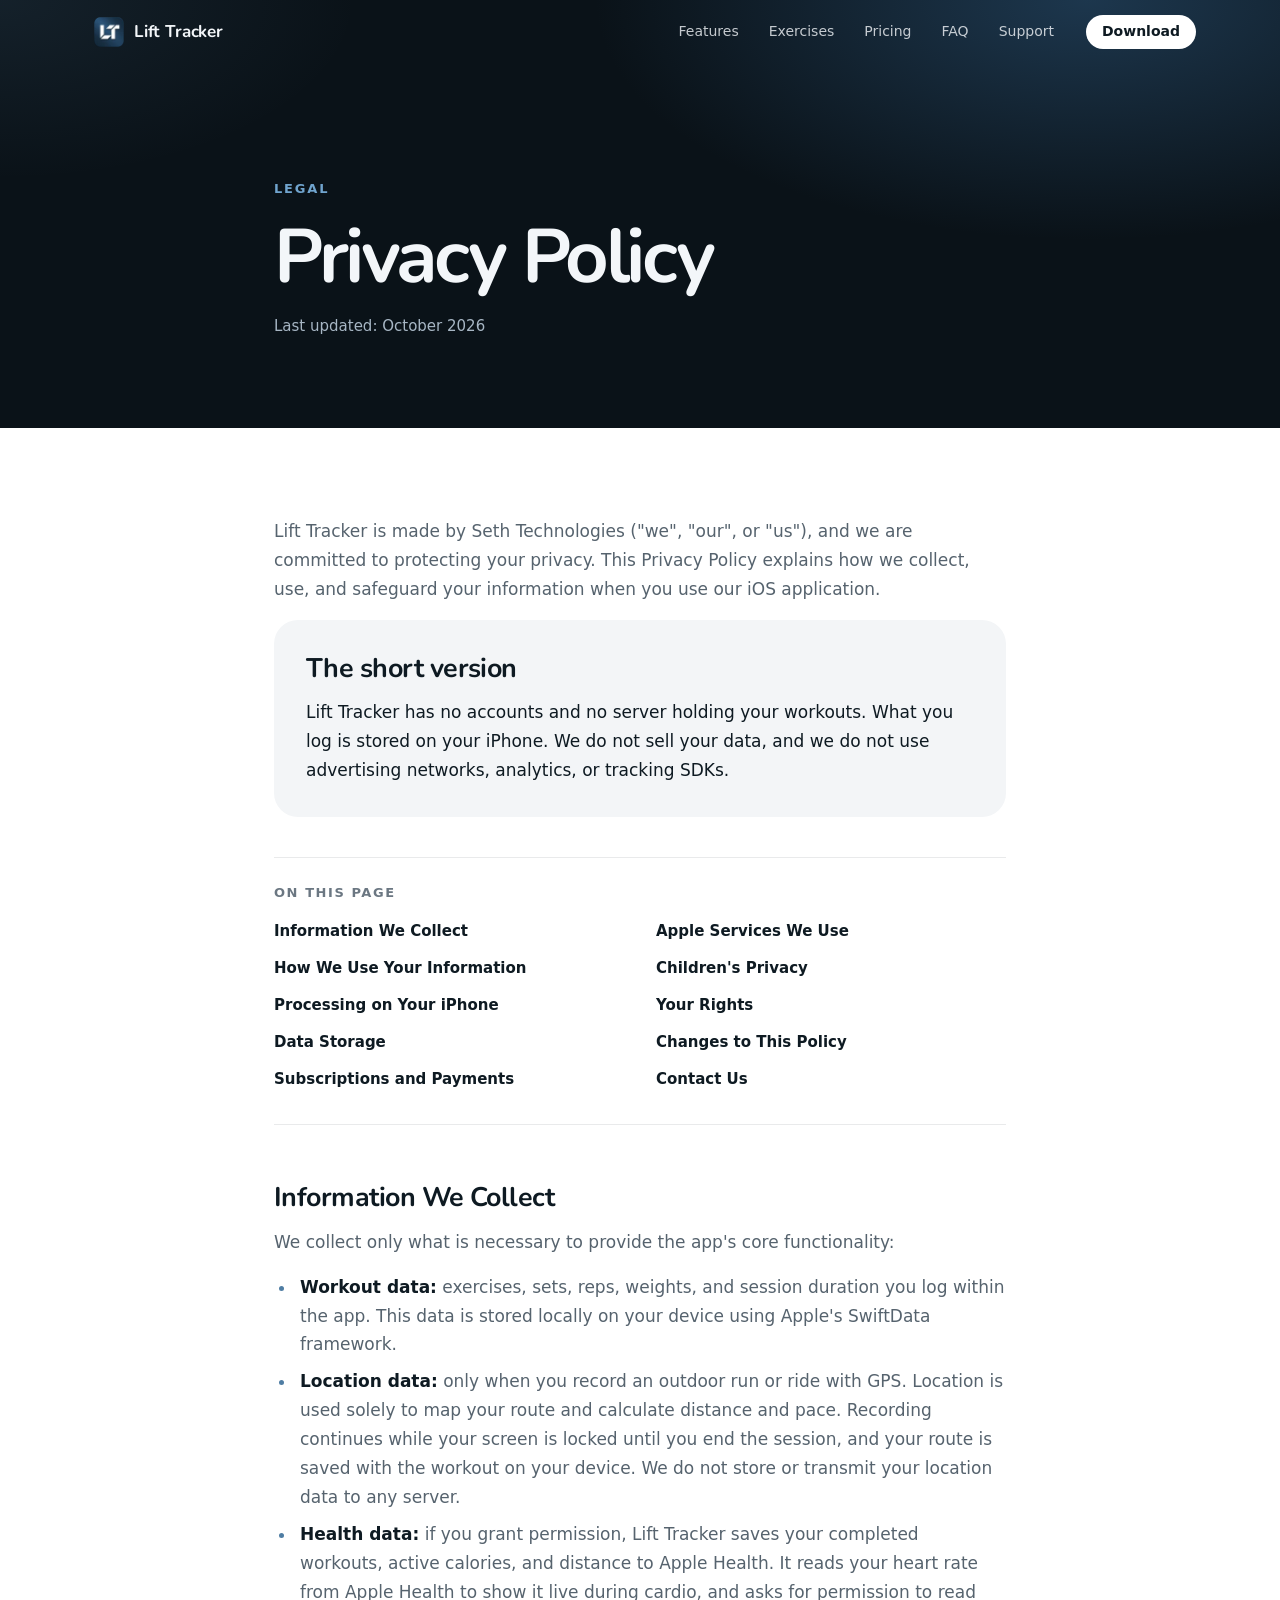
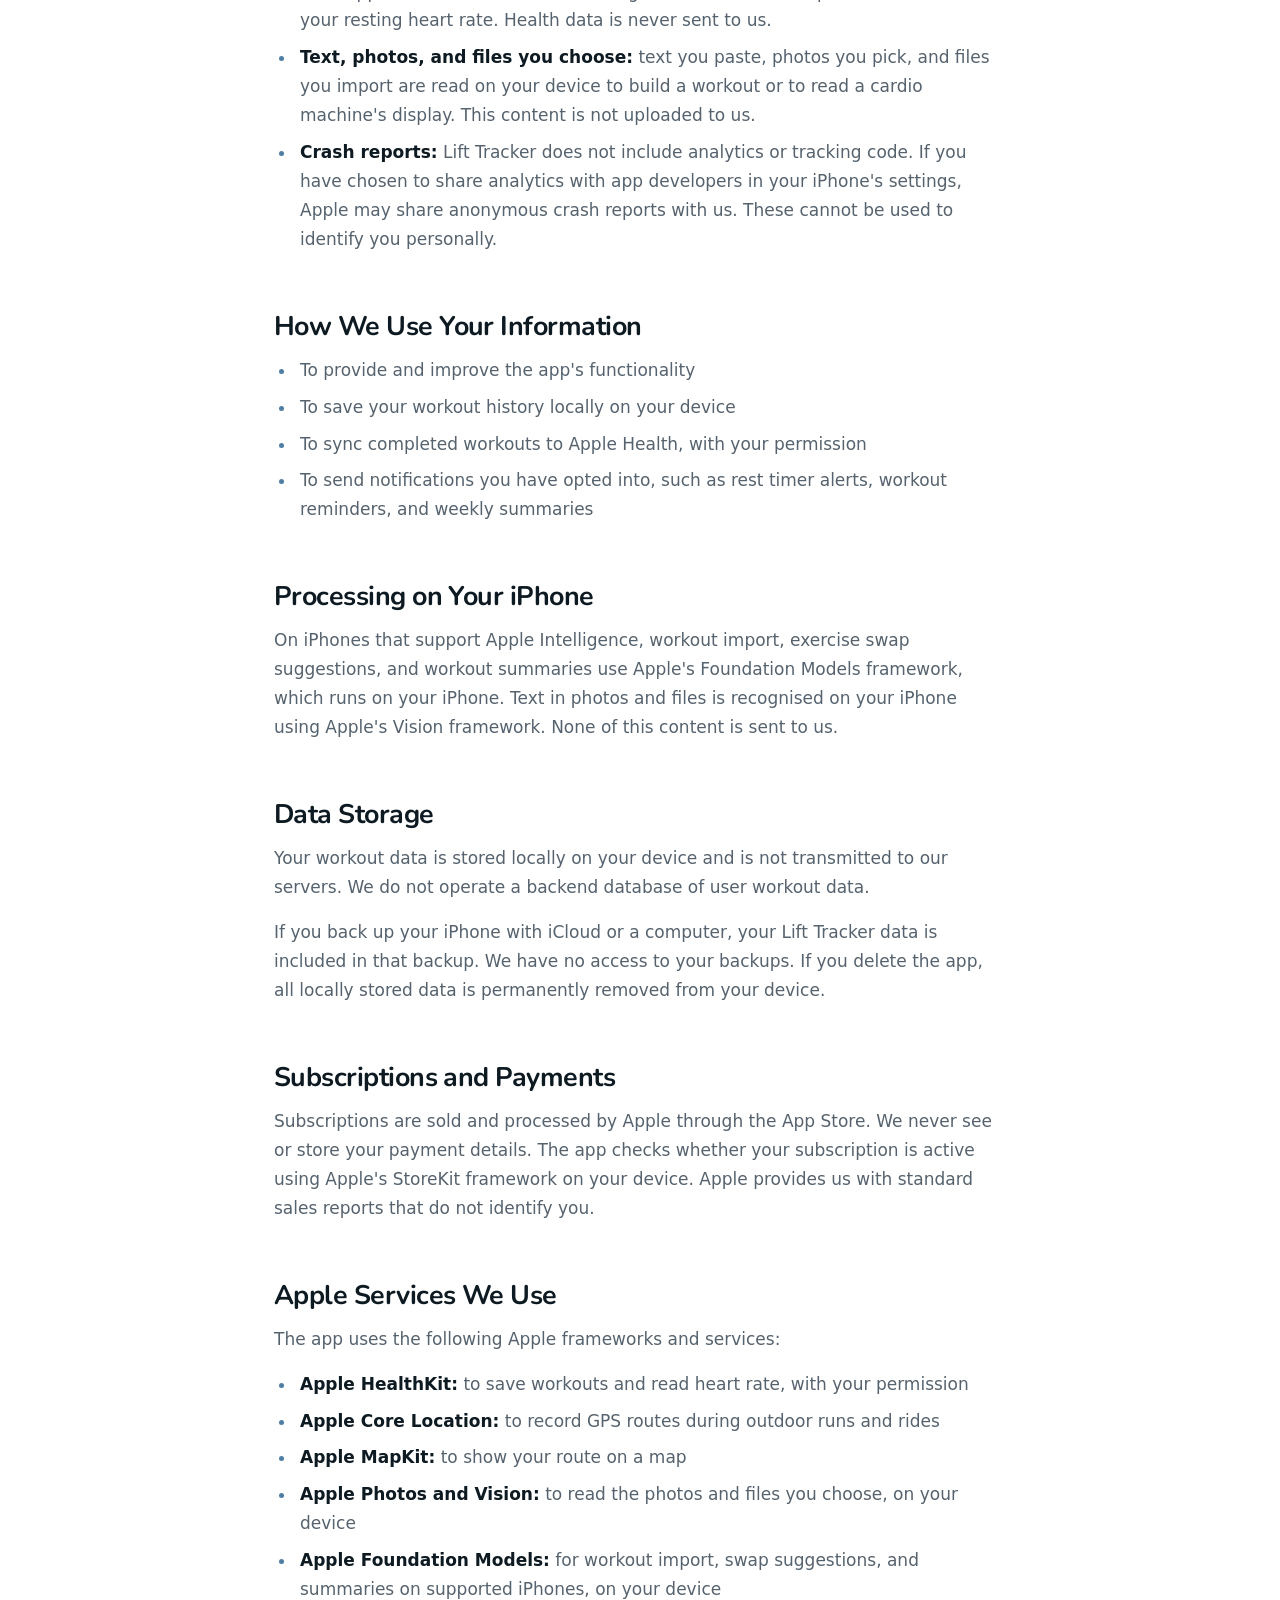
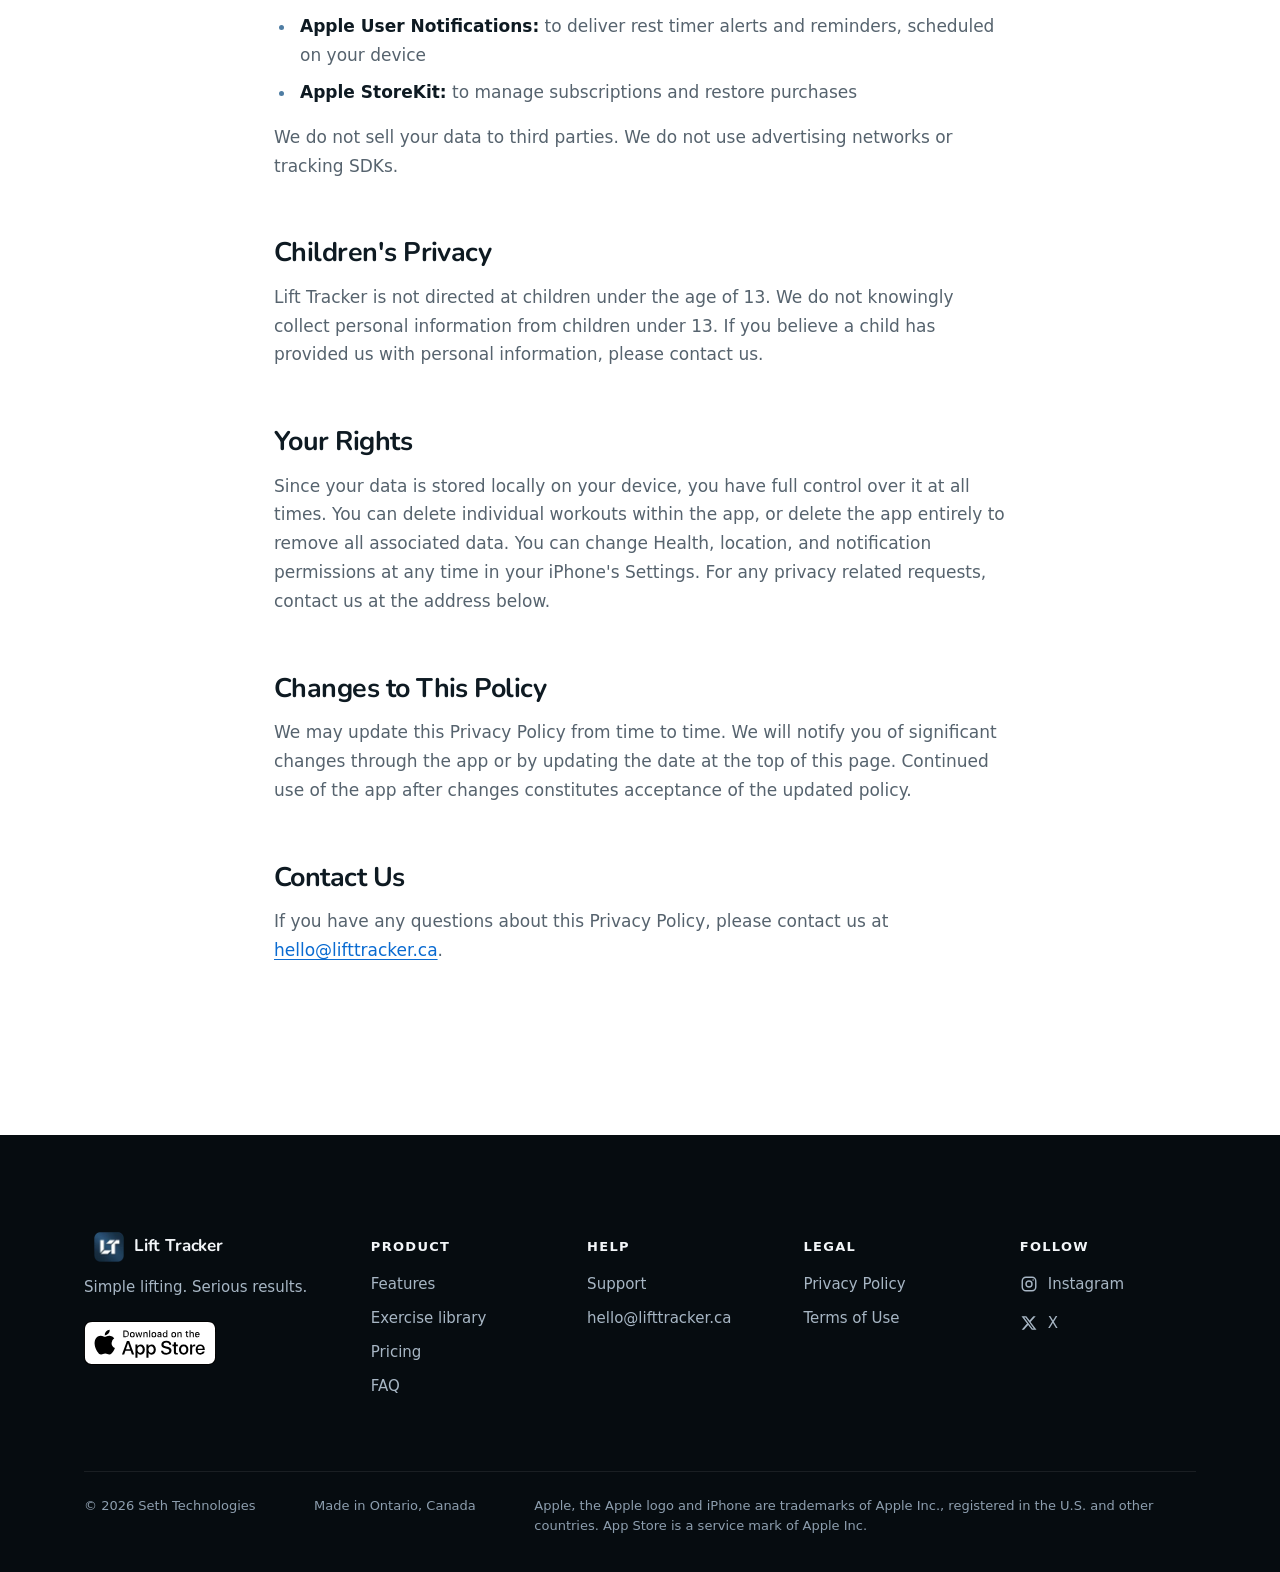
<file: privacy/index.html>
<!doctype html>
<html lang="en-CA">
<head>
<meta charset="utf-8">
<meta name="viewport" content="width=device-width, initial-scale=1, viewport-fit=cover">
<title>Privacy Policy | Lift Tracker</title>
<meta name="description" content="How Lift Tracker handles your data. No account, no server holding your workouts, no ads and no tracking. Your training stays on your iPhone.">
<link rel="canonical" href="https://lifttracker.ca/privacy.html">
<meta name="apple-itunes-app" content="app-id=6761788196">
<meta name="theme-color" content="#0A1218">
<link rel="icon" href="/favicon.ico" sizes="any">
<link rel="icon" type="image/png" sizes="32x32" href="/assets/img/icons/icon-32.png">
<link rel="apple-touch-icon" href="/apple-touch-icon.png">
<link rel="manifest" href="/site.webmanifest">
<meta property="og:type" content="website">
<meta property="og:site_name" content="Lift Tracker">
<meta property="og:locale" content="en_CA">
<meta property="og:url" content="https://lifttracker.ca/privacy.html">
<meta property="og:title" content="Privacy Policy | Lift Tracker">
<meta property="og:description" content="No account, no server holding your workouts, no ads and no tracking.">
<meta property="og:image" content="https://lifttracker.ca/assets/img/og-image.jpg">
<meta property="og:image:width" content="1200">
<meta property="og:image:height" content="630">
<meta name="twitter:card" content="summary_large_image">
<meta name="twitter:site" content="@LiftTrackerApp">
<link rel="preload" href="/assets/fonts/nunito-latin-wght.woff2" as="font" type="font/woff2" crossorigin>
<link rel="stylesheet" href="/assets/css/site.css">
<script>document.documentElement.classList.add('js');</script>
<script src="/assets/js/site.js" defer></script>
</head>
<body>
<a class="skip" href="#main">Skip to content</a>

<!-- =======================================================================
     Header (shared: keep in sync with the other pages)
     ======================================================================= -->
<header class="nav" data-theme="dark">
  <div class="nav__inner">
    <a class="brand" href="/" aria-label="Lift Tracker home">
      <picture><source type="image/webp" srcset="/assets/img/icon-dark-64.webp"><img src="/assets/img/icon-dark-64.png" width="30" height="30" alt=""></picture>
      <span>Lift Tracker</span>
    </a>
    <nav class="nav__links" aria-label="Main">
      <a href="/#gym">Features</a>
      <a href="/#library">Exercises</a>
      <a href="/#pricing">Pricing</a>
      <a href="/#faq">FAQ</a>
      <a href="/support.html">Support</a>
    </nav>
    <a class="btn btn--sm" href="https://apps.apple.com/ca/app/lift-tracker-gym-workout-log/id6761788196">Download</a>
    <button class="nav__toggle" type="button" aria-expanded="false" aria-controls="menu" aria-label="Open menu"><span></span><span></span></button>
  </div>
  <div class="menu" id="menu">
    <nav aria-label="Mobile">
      <a class="menu__link" href="/#gym" style="--i:0">Features</a>
      <a class="menu__link" href="/#library" style="--i:1">Exercises</a>
      <a class="menu__link" href="/#pricing" style="--i:2">Pricing</a>
      <a class="menu__link" href="/#faq" style="--i:3">FAQ</a>
      <a class="menu__link" href="/support.html" style="--i:4">Support</a>
    </nav>
    <div class="menu__foot">
      <a class="badge" href="https://apps.apple.com/ca/app/lift-tracker-gym-workout-log/id6761788196"><img src="/assets/img/app-store-badge-white.svg" width="150" height="50" alt="Download on the App Store"></a>
      <p>Free for 14 days. iPhone with iOS 26 or later.</p>
    </div>
  </div>
</header>

<main id="main">
  <section class="page-hero" data-nav="dark" aria-labelledby="page-title">
    <div class="wrap wrap--narrow">
      <p class="kicker">Legal</p>
      <h1 class="h1 h1--page" id="page-title">Privacy Policy</h1>
      <p class="page-hero__meta">Last updated: October 2026</p>
    </div>
  </section>

  <section class="page-body day" data-nav="light">
    <div class="wrap wrap--narrow prose">
      <p>Lift Tracker is made by Seth Technologies ("we", "our", or "us"), and we are committed to protecting your privacy. This Privacy Policy explains how we collect, use, and safeguard your information when you use our iOS application.</p>

      <div class="summary">
        <h2>The short version</h2>
        <p>Lift Tracker has no accounts and no server holding your workouts. What you log is stored on your iPhone. We do not sell your data, and we do not use advertising networks, analytics, or tracking SDKs.</p>
      </div>

      <nav class="toc" aria-label="On this page">
        <p>On this page</p>
        <ol>
          <li><a href="#collect">Information We Collect</a></li>
          <li><a href="#use">How We Use Your Information</a></li>
          <li><a href="#on-device">Processing on Your iPhone</a></li>
          <li><a href="#storage">Data Storage</a></li>
          <li><a href="#payments">Subscriptions and Payments</a></li>
          <li><a href="#services">Apple Services We Use</a></li>
          <li><a href="#children">Children's Privacy</a></li>
          <li><a href="#rights">Your Rights</a></li>
          <li><a href="#changes">Changes to This Policy</a></li>
          <li><a href="#contact">Contact Us</a></li>
        </ol>
      </nav>

      <h2 id="collect">Information We Collect</h2>
      <p>We collect only what is necessary to provide the app's core functionality:</p>
      <ul>
        <li><strong>Workout data:</strong> exercises, sets, reps, weights, and session duration you log within the app. This data is stored locally on your device using Apple's SwiftData framework.</li>
        <li><strong>Location data:</strong> only when you record an outdoor run or ride with GPS. Location is used solely to map your route and calculate distance and pace. Recording continues while your screen is locked until you end the session, and your route is saved with the workout on your device. We do not store or transmit your location data to any server.</li>
        <li><strong>Health data:</strong> if you grant permission, Lift Tracker saves your completed workouts, active calories, and distance to Apple Health. It reads your heart rate from Apple Health to show it live during cardio, and asks for permission to read your resting heart rate. Health data is never sent to us.</li>
        <li><strong>Text, photos, and files you choose:</strong> text you paste, photos you pick, and files you import are read on your device to build a workout or to read a cardio machine's display. This content is not uploaded to us.</li>
        <li><strong>Crash reports:</strong> Lift Tracker does not include analytics or tracking code. If you have chosen to share analytics with app developers in your iPhone's settings, Apple may share anonymous crash reports with us. These cannot be used to identify you personally.</li>
      </ul>

      <h2 id="use">How We Use Your Information</h2>
      <ul>
        <li>To provide and improve the app's functionality</li>
        <li>To save your workout history locally on your device</li>
        <li>To sync completed workouts to Apple Health, with your permission</li>
        <li>To send notifications you have opted into, such as rest timer alerts, workout reminders, and weekly summaries</li>
      </ul>

      <h2 id="on-device">Processing on Your iPhone</h2>
      <p>On iPhones that support Apple Intelligence, workout import, exercise swap suggestions, and workout summaries use Apple's Foundation Models framework, which runs on your iPhone. Text in photos and files is recognised on your iPhone using Apple's Vision framework. None of this content is sent to us.</p>

      <h2 id="storage">Data Storage</h2>
      <p>Your workout data is stored locally on your device and is not transmitted to our servers. We do not operate a backend database of user workout data.</p>
      <p>If you back up your iPhone with iCloud or a computer, your Lift Tracker data is included in that backup. We have no access to your backups. If you delete the app, all locally stored data is permanently removed from your device.</p>

      <h2 id="payments">Subscriptions and Payments</h2>
      <p>Subscriptions are sold and processed by Apple through the App Store. We never see or store your payment details. The app checks whether your subscription is active using Apple's StoreKit framework on your device. Apple provides us with standard sales reports that do not identify you.</p>

      <h2 id="services">Apple Services We Use</h2>
      <p>The app uses the following Apple frameworks and services:</p>
      <ul>
        <li><strong>Apple HealthKit:</strong> to save workouts and read heart rate, with your permission</li>
        <li><strong>Apple Core Location:</strong> to record GPS routes during outdoor runs and rides</li>
        <li><strong>Apple MapKit:</strong> to show your route on a map</li>
        <li><strong>Apple Photos and Vision:</strong> to read the photos and files you choose, on your device</li>
        <li><strong>Apple Foundation Models:</strong> for workout import, swap suggestions, and summaries on supported iPhones, on your device</li>
        <li><strong>Apple User Notifications:</strong> to deliver rest timer alerts and reminders, scheduled on your device</li>
        <li><strong>Apple StoreKit:</strong> to manage subscriptions and restore purchases</li>
      </ul>
      <p>We do not sell your data to third parties. We do not use advertising networks or tracking SDKs.</p>

      <h2 id="children">Children's Privacy</h2>
      <p>Lift Tracker is not directed at children under the age of 13. We do not knowingly collect personal information from children under 13. If you believe a child has provided us with personal information, please contact us.</p>

      <h2 id="rights">Your Rights</h2>
      <p>Since your data is stored locally on your device, you have full control over it at all times. You can delete individual workouts within the app, or delete the app entirely to remove all associated data. You can change Health, location, and notification permissions at any time in your iPhone's Settings. For any privacy related requests, contact us at the address below.</p>

      <h2 id="changes">Changes to This Policy</h2>
      <p>We may update this Privacy Policy from time to time. We will notify you of significant changes through the app or by updating the date at the top of this page. Continued use of the app after changes constitutes acceptance of the updated policy.</p>

      <h2 id="contact">Contact Us</h2>
      <p>If you have any questions about this Privacy Policy, please contact us at <a href="mailto:hello@lifttracker.ca">hello@lifttracker.ca</a>.</p>
    </div>
  </section>
</main>

<!-- =======================================================================
     Footer (shared: keep in sync with the other pages)
     ======================================================================= -->
<footer class="footer" data-nav="dark">
  <div class="wrap">
    <div class="footer__top">
      <div class="footer__brand">
        <a class="brand" href="/"><picture><source type="image/webp" srcset="/assets/img/icon-dark-64.webp"><img src="/assets/img/icon-dark-64.png" width="30" height="30" alt=""></picture><span>Lift Tracker</span></a>
        <p>Simple lifting. Serious results.</p>
        <a class="badge" href="https://apps.apple.com/ca/app/lift-tracker-gym-workout-log/id6761788196"><img src="/assets/img/app-store-badge-white.svg" width="132" height="44" alt="Download on the App Store"></a>
      </div>
      <nav aria-labelledby="f-product"><h2 id="f-product">Product</h2><ul><li><a href="/#gym">Features</a></li><li><a href="/#library">Exercise library</a></li><li><a href="/#pricing">Pricing</a></li><li><a href="/#faq">FAQ</a></li></ul></nav>
      <nav aria-labelledby="f-help"><h2 id="f-help">Help</h2><ul><li><a href="/support.html">Support</a></li><li><a href="mailto:hello@lifttracker.ca">hello@lifttracker.ca</a></li></ul></nav>
      <nav aria-labelledby="f-legal"><h2 id="f-legal">Legal</h2><ul><li><a href="/privacy.html" aria-current="page">Privacy Policy</a></li><li><a href="/terms.html">Terms of Use</a></li></ul></nav>
      <nav aria-labelledby="f-follow" class="footer__social"><h2 id="f-follow">Follow</h2><ul>
        <li><a href="https://instagram.com/LiftTrackerApp" rel="noopener"><svg viewBox="0 0 24 24" fill="none" stroke="currentColor" stroke-width="1.9" aria-hidden="true"><rect x="3" y="3" width="18" height="18" rx="5"/><circle cx="12" cy="12" r="4"/><circle cx="17.5" cy="6.5" r="1" fill="currentColor" stroke="none"/></svg>Instagram</a></li>
        <li><a href="https://x.com/LiftTrackerApp" rel="noopener"><svg viewBox="0 0 24 24" fill="currentColor" aria-hidden="true"><path d="M17.8 3h3.1l-6.8 7.7L22 21h-6.2l-4.9-6.3L5.3 21H2.2l7.2-8.3L2 3h6.4l4.4 5.8L17.8 3zm-1.1 16.2h1.7L7.4 4.7H5.6l11.1 14.5z"/></svg>X</a></li>
      </ul></nav>
    </div>
    <div class="footer__bottom">
      <p>© 2026 Seth Technologies</p>
      <p>Made in Ontario, Canada</p>
      <p class="footer__legal">Apple, the Apple logo and iPhone are trademarks of Apple Inc., registered in the U.S. and other countries. App Store is a service mark of Apple Inc.</p>
    </div>
  </div>
</footer>
</body>
</html>
</file>
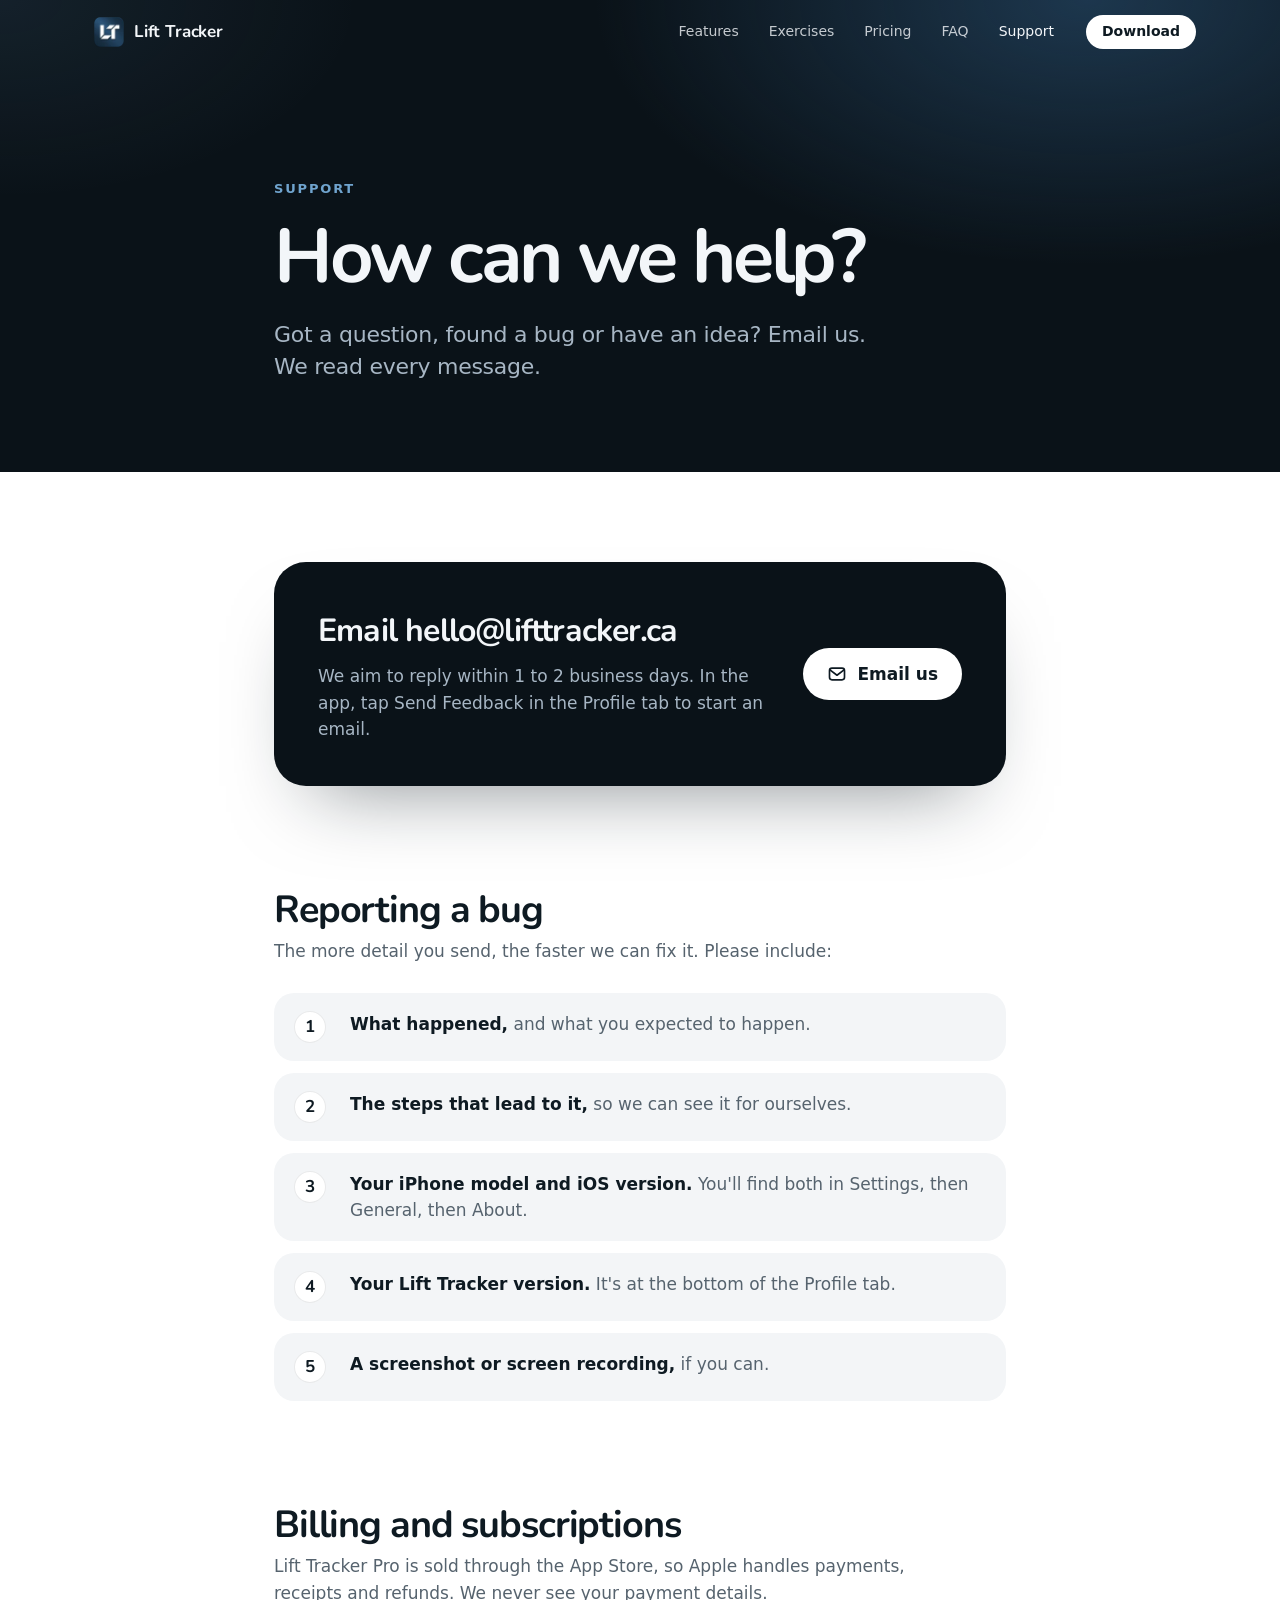
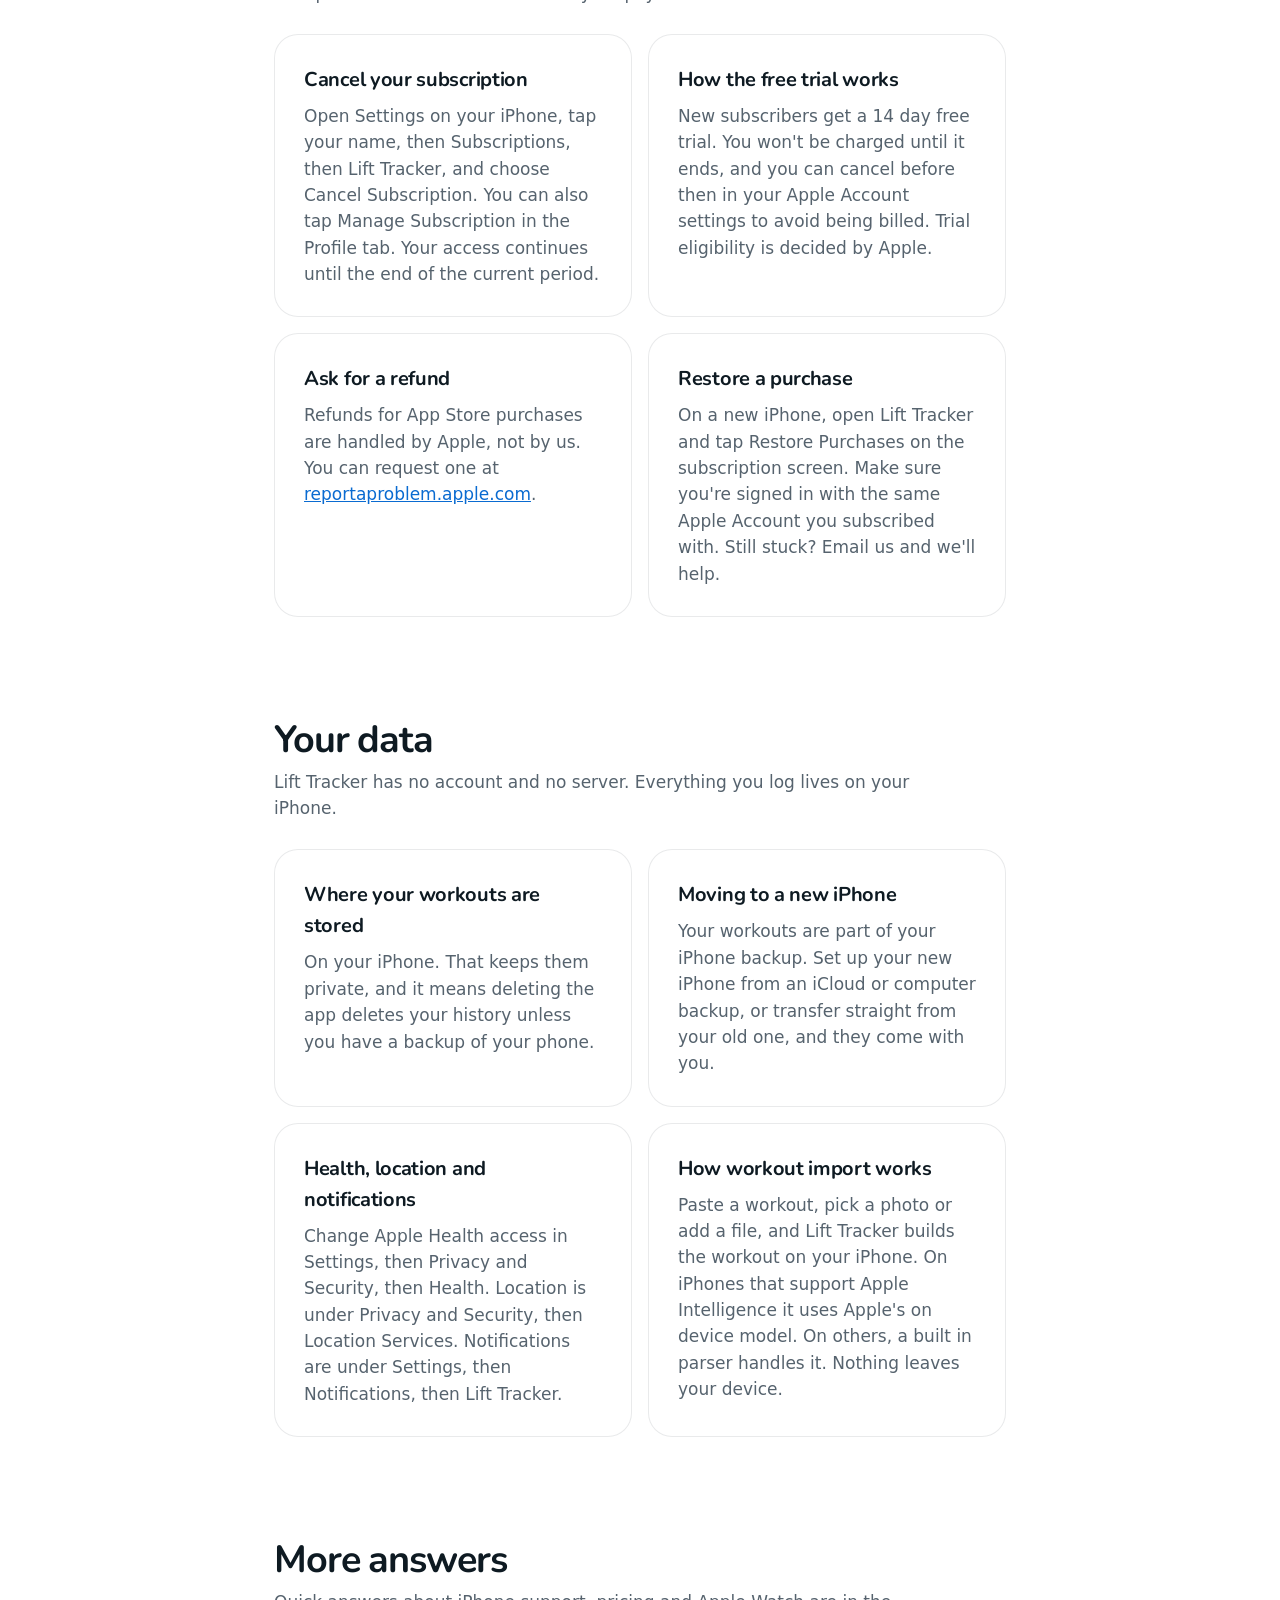
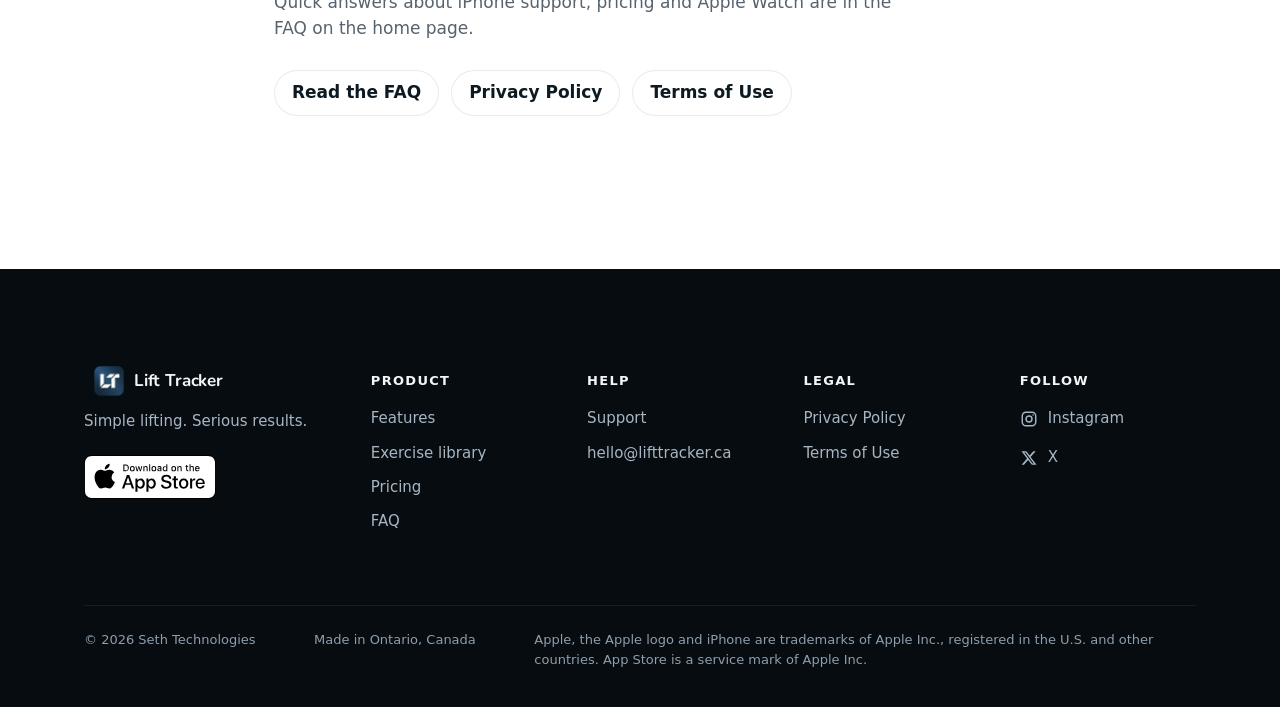
<file: support/index.html>
<!doctype html>
<html lang="en-CA">
<head>
<meta charset="utf-8">
<meta name="viewport" content="width=device-width, initial-scale=1, viewport-fit=cover">
<title>Support | Lift Tracker</title>
<meta name="description" content="Get help with Lift Tracker. Email hello@lifttracker.ca, learn what to include in a bug report, and find answers about subscriptions, billing and your data.">
<link rel="canonical" href="https://lifttracker.ca/support.html">
<meta name="apple-itunes-app" content="app-id=6761788196">
<meta name="theme-color" content="#0A1218">
<link rel="icon" href="/favicon.ico" sizes="any">
<link rel="icon" type="image/png" sizes="32x32" href="/assets/img/icons/icon-32.png">
<link rel="apple-touch-icon" href="/apple-touch-icon.png">
<link rel="manifest" href="/site.webmanifest">
<meta property="og:type" content="website">
<meta property="og:site_name" content="Lift Tracker">
<meta property="og:locale" content="en_CA">
<meta property="og:url" content="https://lifttracker.ca/support.html">
<meta property="og:title" content="Support | Lift Tracker">
<meta property="og:description" content="Email hello@lifttracker.ca. We aim to reply within 1 to 2 business days.">
<meta property="og:image" content="https://lifttracker.ca/assets/img/og-image.jpg">
<meta property="og:image:width" content="1200">
<meta property="og:image:height" content="630">
<meta name="twitter:card" content="summary_large_image">
<meta name="twitter:site" content="@LiftTrackerApp">
<link rel="preload" href="/assets/fonts/nunito-latin-wght.woff2" as="font" type="font/woff2" crossorigin>
<link rel="stylesheet" href="/assets/css/site.css">
<script>document.documentElement.classList.add('js');</script>
<script src="/assets/js/site.js" defer></script>
</head>
<body>
<a class="skip" href="#main">Skip to content</a>

<!-- =======================================================================
     Header (shared: keep in sync with the other pages)
     ======================================================================= -->
<header class="nav" data-theme="dark">
  <div class="nav__inner">
    <a class="brand" href="/" aria-label="Lift Tracker home">
      <picture><source type="image/webp" srcset="/assets/img/icon-dark-64.webp"><img src="/assets/img/icon-dark-64.png" width="30" height="30" alt=""></picture>
      <span>Lift Tracker</span>
    </a>
    <nav class="nav__links" aria-label="Main">
      <a href="/#gym">Features</a>
      <a href="/#library">Exercises</a>
      <a href="/#pricing">Pricing</a>
      <a href="/#faq">FAQ</a>
      <a href="/support.html" aria-current="page">Support</a>
    </nav>
    <a class="btn btn--sm" href="https://apps.apple.com/ca/app/lift-tracker-gym-workout-log/id6761788196">Download</a>
    <button class="nav__toggle" type="button" aria-expanded="false" aria-controls="menu" aria-label="Open menu"><span></span><span></span></button>
  </div>
  <div class="menu" id="menu">
    <nav aria-label="Mobile">
      <a class="menu__link" href="/#gym" style="--i:0">Features</a>
      <a class="menu__link" href="/#library" style="--i:1">Exercises</a>
      <a class="menu__link" href="/#pricing" style="--i:2">Pricing</a>
      <a class="menu__link" href="/#faq" style="--i:3">FAQ</a>
      <a class="menu__link" href="/support.html" style="--i:4" aria-current="page">Support</a>
    </nav>
    <div class="menu__foot">
      <a class="badge" href="https://apps.apple.com/ca/app/lift-tracker-gym-workout-log/id6761788196"><img src="/assets/img/app-store-badge-white.svg" width="150" height="50" alt="Download on the App Store"></a>
      <p>Free for 14 days. iPhone with iOS 26 or later.</p>
    </div>
  </div>
</header>

<main id="main">
  <section class="page-hero" data-nav="dark" aria-labelledby="page-title">
    <div class="wrap wrap--narrow">
      <p class="kicker">Support</p>
      <h1 class="h1 h1--page" id="page-title">How can we help?</h1>
      <p class="lead">Got a question, found a bug or have an idea? Email us. We read every message.</p>
    </div>
  </section>

  <section class="page-body day" data-nav="light">
    <div class="wrap wrap--narrow">

      <div class="contact">
        <div>
          <h2>Email hello@lifttracker.ca</h2>
          <p>We aim to reply within 1 to 2 business days. In the app, tap Send Feedback in the Profile tab to start an email.</p>
        </div>
        <a class="btn" href="mailto:hello@lifttracker.ca"><svg viewBox="0 0 24 24" fill="none" stroke="currentColor" stroke-width="2" stroke-linecap="round" stroke-linejoin="round" aria-hidden="true"><rect x="3" y="5" width="18" height="14" rx="3"/><path d="M3.5 7l8.5 6.5L20.5 7"/></svg>Email us</a>
      </div>

      <div class="sgroup" id="bug">
        <h2>Reporting a bug</h2>
        <p>The more detail you send, the faster we can fix it. Please include:</p>
        <ol class="checklist">
          <li><span><b>What happened,</b> and what you expected to happen.</span></li>
          <li><span><b>The steps that lead to it,</b> so we can see it for ourselves.</span></li>
          <li><span><b>Your iPhone model and iOS version.</b> You'll find both in Settings, then General, then About.</span></li>
          <li><span><b>Your Lift Tracker version.</b> It's at the bottom of the Profile tab.</span></li>
          <li><span><b>A screenshot or screen recording,</b> if you can.</span></li>
        </ol>
      </div>

      <div class="sgroup" id="billing">
        <h2>Billing and subscriptions</h2>
        <p>Lift Tracker Pro is sold through the App Store, so Apple handles payments, receipts and refunds. We never see your payment details.</p>
        <div class="cards2">
          <article class="scard">
            <h3>Cancel your subscription</h3>
            <p>Open Settings on your iPhone, tap your name, then Subscriptions, then Lift Tracker, and choose Cancel Subscription. You can also tap Manage Subscription in the Profile tab. Your access continues until the end of the current period.</p>
          </article>
          <article class="scard">
            <h3>How the free trial works</h3>
            <p>New subscribers get a 14 day free trial. You won't be charged until it ends, and you can cancel before then in your Apple Account settings to avoid being billed. Trial eligibility is decided by Apple.</p>
          </article>
          <article class="scard">
            <h3>Ask for a refund</h3>
            <p>Refunds for App Store purchases are handled by Apple, not by us. You can request one at <a href="https://reportaproblem.apple.com" rel="noopener">reportaproblem.apple.com</a>.</p>
          </article>
          <article class="scard">
            <h3>Restore a purchase</h3>
            <p>On a new iPhone, open Lift Tracker and tap Restore Purchases on the subscription screen. Make sure you're signed in with the same Apple Account you subscribed with. Still stuck? Email us and we'll help.</p>
          </article>
        </div>
      </div>

      <div class="sgroup" id="data">
        <h2>Your data</h2>
        <p>Lift Tracker has no account and no server. Everything you log lives on your iPhone.</p>
        <div class="cards2">
          <article class="scard">
            <h3>Where your workouts are stored</h3>
            <p>On your iPhone. That keeps them private, and it means deleting the app deletes your history unless you have a backup of your phone.</p>
          </article>
          <article class="scard">
            <h3>Moving to a new iPhone</h3>
            <p>Your workouts are part of your iPhone backup. Set up your new iPhone from an iCloud or computer backup, or transfer straight from your old one, and they come with you.</p>
          </article>
          <article class="scard">
            <h3>Health, location and notifications</h3>
            <p>Change Apple Health access in Settings, then Privacy and Security, then Health. Location is under Privacy and Security, then Location Services. Notifications are under Settings, then Notifications, then Lift Tracker.</p>
          </article>
          <article class="scard">
            <h3>How workout import works</h3>
            <p>Paste a workout, pick a photo or add a file, and Lift Tracker builds the workout on your iPhone. On iPhones that support Apple Intelligence it uses Apple's on device model. On others, a built in parser handles it. Nothing leaves your device.</p>
          </article>
        </div>
      </div>

      <div class="sgroup" id="more">
        <h2>More answers</h2>
        <p>Quick answers about iPhone support, pricing and Apple Watch are in the FAQ on the home page.</p>
        <ul class="links">
          <li><a href="/#faq">Read the FAQ</a></li>
          <li><a href="/privacy.html">Privacy Policy</a></li>
          <li><a href="/terms.html">Terms of Use</a></li>
        </ul>
      </div>
    </div>
  </section>
</main>

<!-- =======================================================================
     Footer (shared: keep in sync with the other pages)
     ======================================================================= -->
<footer class="footer" data-nav="dark">
  <div class="wrap">
    <div class="footer__top">
      <div class="footer__brand">
        <a class="brand" href="/"><picture><source type="image/webp" srcset="/assets/img/icon-dark-64.webp"><img src="/assets/img/icon-dark-64.png" width="30" height="30" alt=""></picture><span>Lift Tracker</span></a>
        <p>Simple lifting. Serious results.</p>
        <a class="badge" href="https://apps.apple.com/ca/app/lift-tracker-gym-workout-log/id6761788196"><img src="/assets/img/app-store-badge-white.svg" width="132" height="44" alt="Download on the App Store"></a>
      </div>
      <nav aria-labelledby="f-product"><h2 id="f-product">Product</h2><ul><li><a href="/#gym">Features</a></li><li><a href="/#library">Exercise library</a></li><li><a href="/#pricing">Pricing</a></li><li><a href="/#faq">FAQ</a></li></ul></nav>
      <nav aria-labelledby="f-help"><h2 id="f-help">Help</h2><ul><li><a href="/support.html" aria-current="page">Support</a></li><li><a href="mailto:hello@lifttracker.ca">hello@lifttracker.ca</a></li></ul></nav>
      <nav aria-labelledby="f-legal"><h2 id="f-legal">Legal</h2><ul><li><a href="/privacy.html">Privacy Policy</a></li><li><a href="/terms.html">Terms of Use</a></li></ul></nav>
      <nav aria-labelledby="f-follow" class="footer__social"><h2 id="f-follow">Follow</h2><ul>
        <li><a href="https://instagram.com/LiftTrackerApp" rel="noopener"><svg viewBox="0 0 24 24" fill="none" stroke="currentColor" stroke-width="1.9" aria-hidden="true"><rect x="3" y="3" width="18" height="18" rx="5"/><circle cx="12" cy="12" r="4"/><circle cx="17.5" cy="6.5" r="1" fill="currentColor" stroke="none"/></svg>Instagram</a></li>
        <li><a href="https://x.com/LiftTrackerApp" rel="noopener"><svg viewBox="0 0 24 24" fill="currentColor" aria-hidden="true"><path d="M17.8 3h3.1l-6.8 7.7L22 21h-6.2l-4.9-6.3L5.3 21H2.2l7.2-8.3L2 3h6.4l4.4 5.8L17.8 3zm-1.1 16.2h1.7L7.4 4.7H5.6l11.1 14.5z"/></svg>X</a></li>
      </ul></nav>
    </div>
    <div class="footer__bottom">
      <p>© 2026 Seth Technologies</p>
      <p>Made in Ontario, Canada</p>
      <p class="footer__legal">Apple, the Apple logo and iPhone are trademarks of Apple Inc., registered in the U.S. and other countries. App Store is a service mark of Apple Inc.</p>
    </div>
  </div>
</footer>
</body>
</html>
</file>
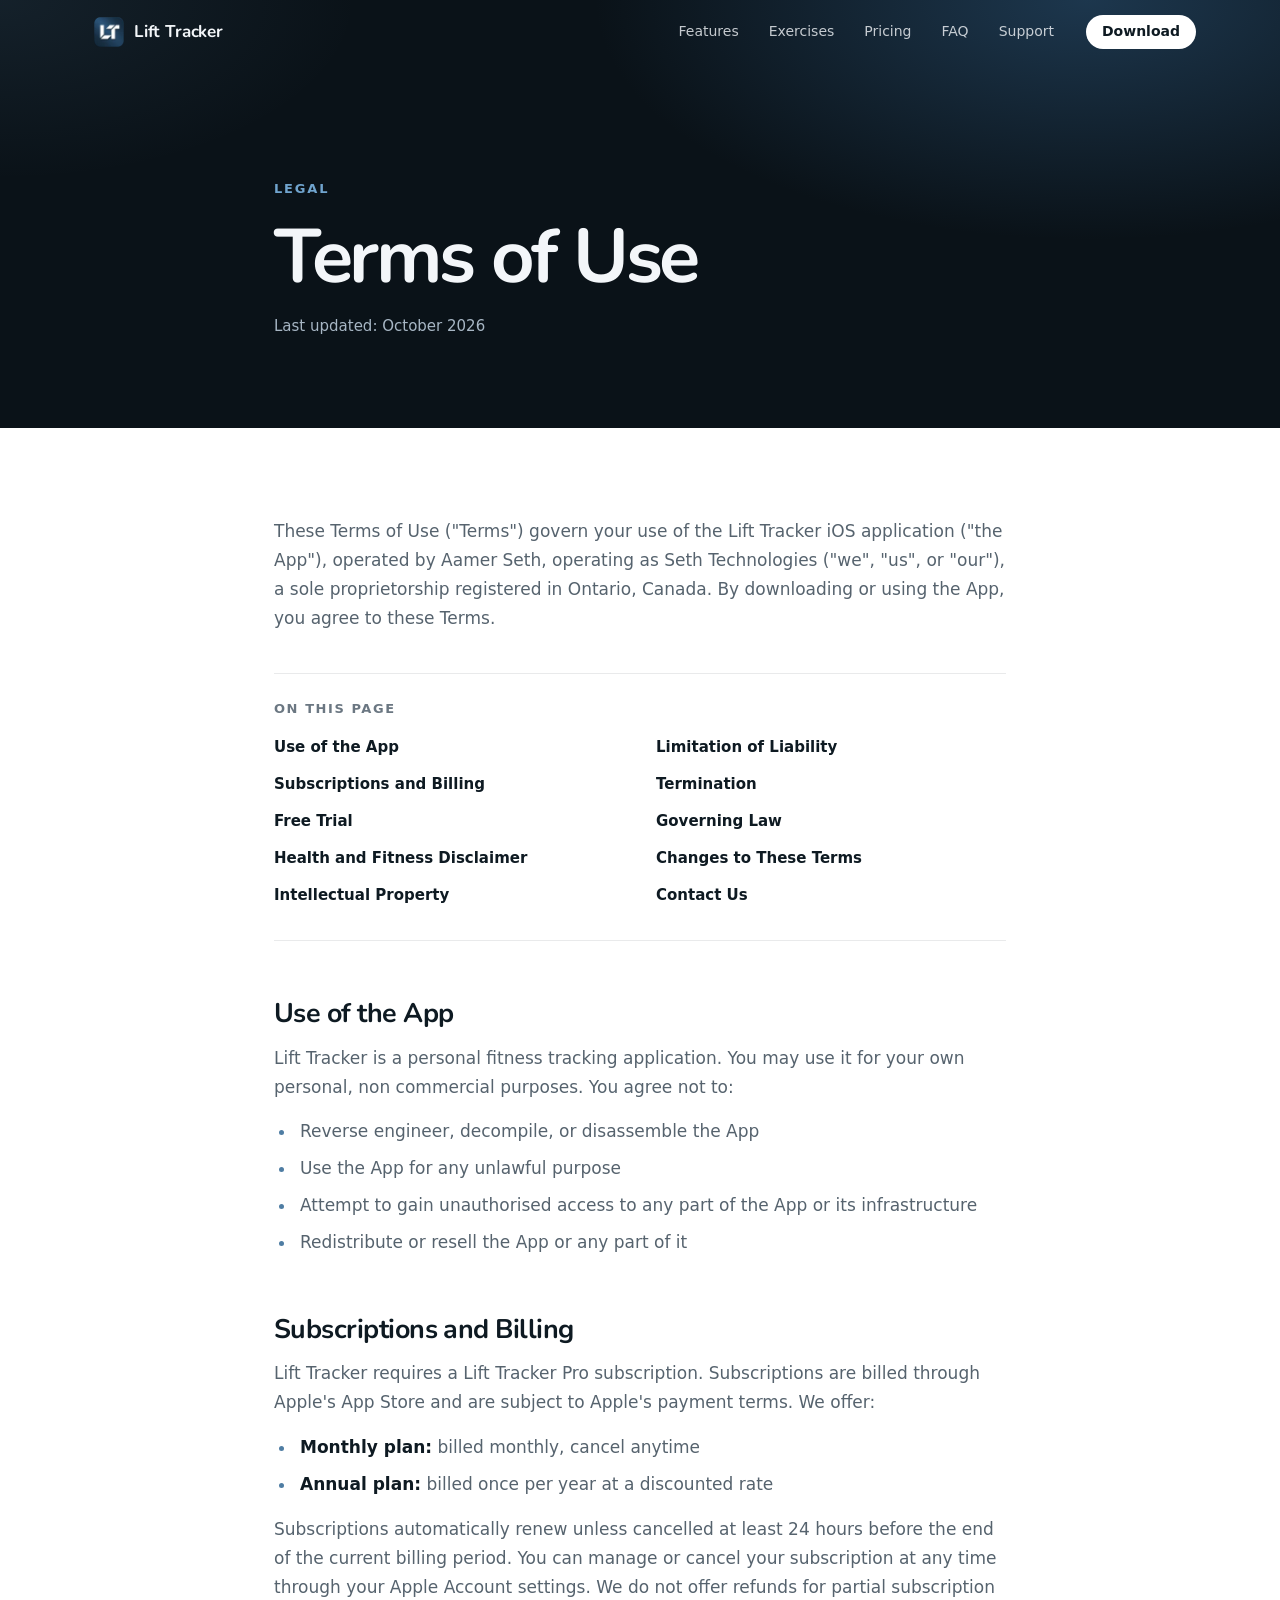
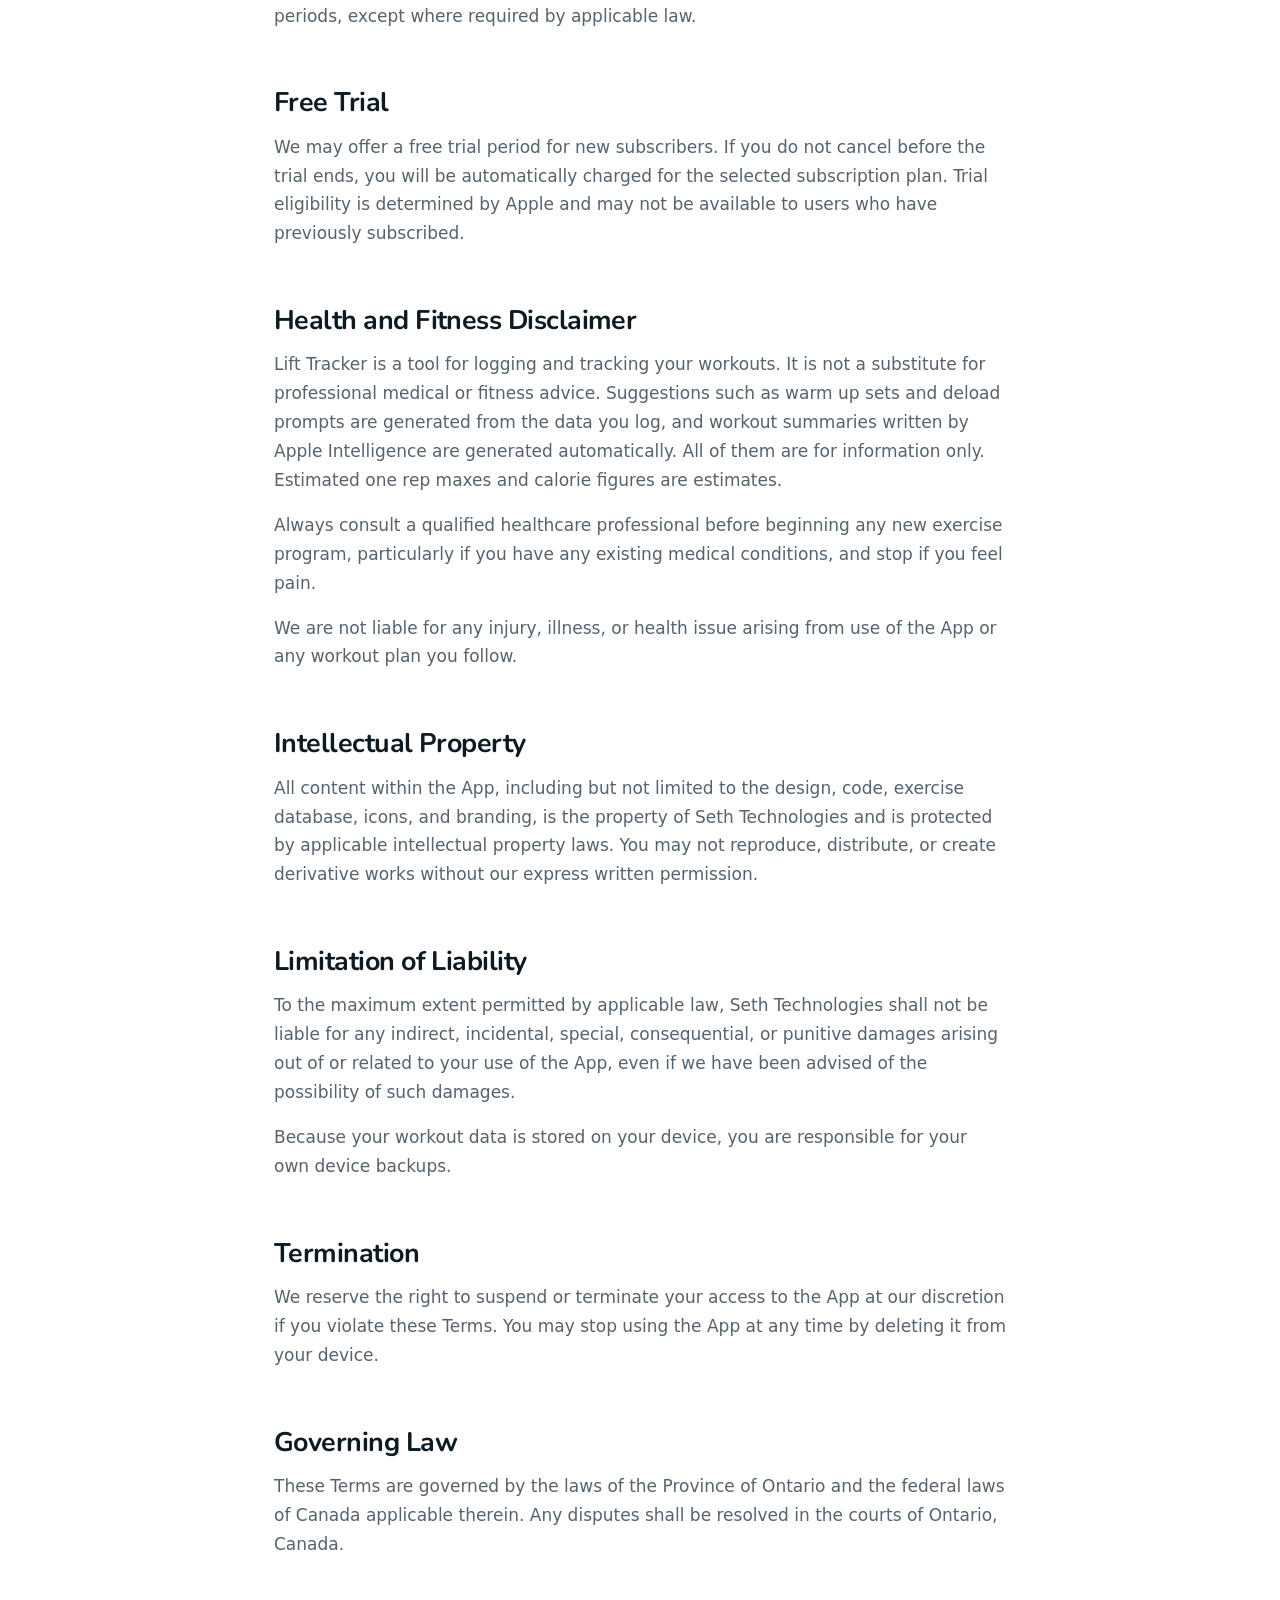
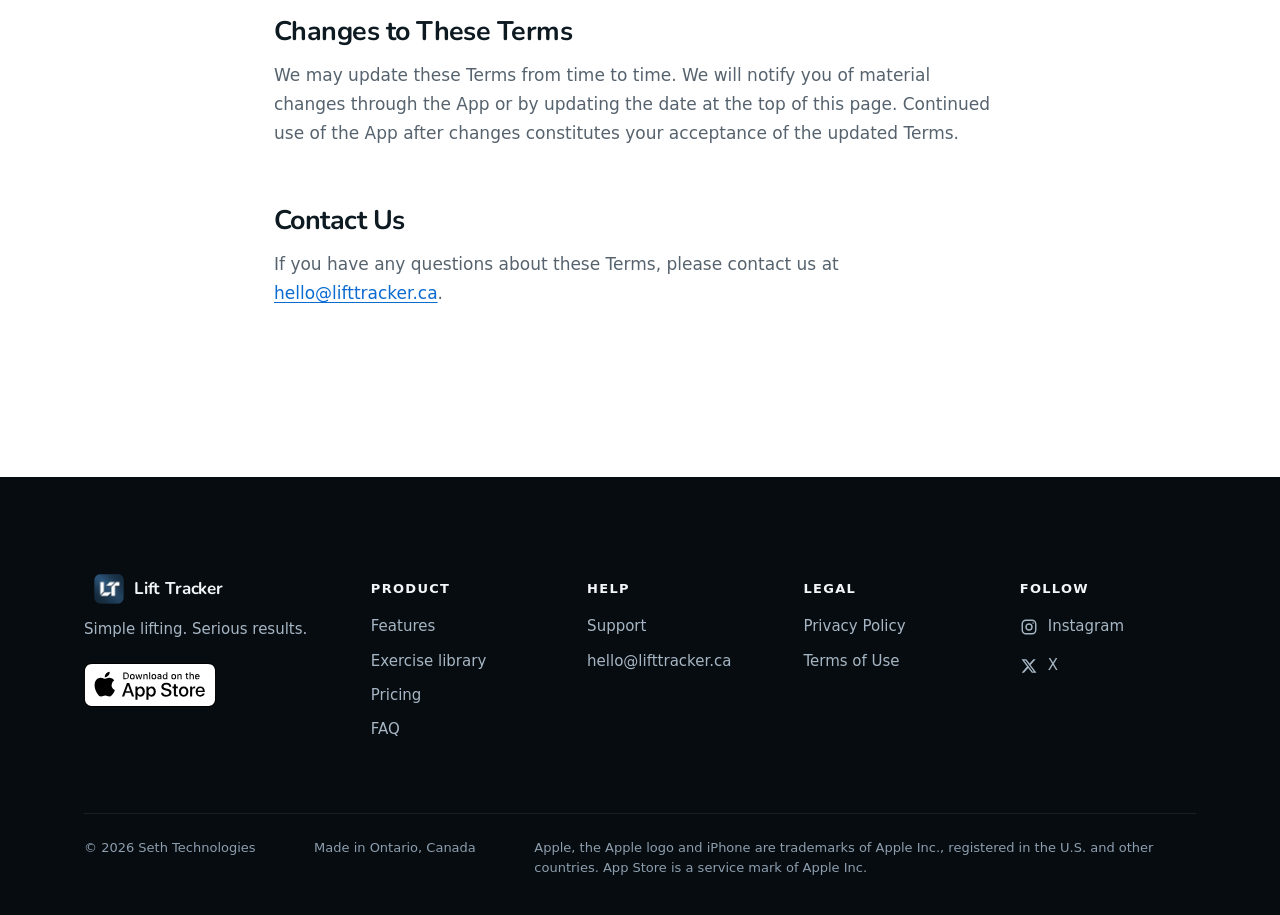
<file: terms/index.html>
<!doctype html>
<html lang="en-CA">
<head>
<meta charset="utf-8">
<meta name="viewport" content="width=device-width, initial-scale=1, viewport-fit=cover">
<title>Terms of Use | Lift Tracker</title>
<meta name="description" content="The terms that govern your use of the Lift Tracker iOS app, including subscriptions, free trials, and the health and fitness disclaimer.">
<link rel="canonical" href="https://lifttracker.ca/terms.html">
<meta name="apple-itunes-app" content="app-id=6761788196">
<meta name="theme-color" content="#0A1218">
<link rel="icon" href="/favicon.ico" sizes="any">
<link rel="icon" type="image/png" sizes="32x32" href="/assets/img/icons/icon-32.png">
<link rel="apple-touch-icon" href="/apple-touch-icon.png">
<link rel="manifest" href="/site.webmanifest">
<meta property="og:type" content="website">
<meta property="og:site_name" content="Lift Tracker">
<meta property="og:locale" content="en_CA">
<meta property="og:url" content="https://lifttracker.ca/terms.html">
<meta property="og:title" content="Terms of Use | Lift Tracker">
<meta property="og:description" content="The terms that govern your use of the Lift Tracker iOS app.">
<meta property="og:image" content="https://lifttracker.ca/assets/img/og-image.jpg">
<meta property="og:image:width" content="1200">
<meta property="og:image:height" content="630">
<meta name="twitter:card" content="summary_large_image">
<meta name="twitter:site" content="@LiftTrackerApp">
<link rel="preload" href="/assets/fonts/nunito-latin-wght.woff2" as="font" type="font/woff2" crossorigin>
<link rel="stylesheet" href="/assets/css/site.css">
<script>document.documentElement.classList.add('js');</script>
<script src="/assets/js/site.js" defer></script>
</head>
<body>
<a class="skip" href="#main">Skip to content</a>

<!-- =======================================================================
     Header (shared: keep in sync with the other pages)
     ======================================================================= -->
<header class="nav" data-theme="dark">
  <div class="nav__inner">
    <a class="brand" href="/" aria-label="Lift Tracker home">
      <picture><source type="image/webp" srcset="/assets/img/icon-dark-64.webp"><img src="/assets/img/icon-dark-64.png" width="30" height="30" alt=""></picture>
      <span>Lift Tracker</span>
    </a>
    <nav class="nav__links" aria-label="Main">
      <a href="/#gym">Features</a>
      <a href="/#library">Exercises</a>
      <a href="/#pricing">Pricing</a>
      <a href="/#faq">FAQ</a>
      <a href="/support.html">Support</a>
    </nav>
    <a class="btn btn--sm" href="https://apps.apple.com/ca/app/lift-tracker-gym-workout-log/id6761788196">Download</a>
    <button class="nav__toggle" type="button" aria-expanded="false" aria-controls="menu" aria-label="Open menu"><span></span><span></span></button>
  </div>
  <div class="menu" id="menu">
    <nav aria-label="Mobile">
      <a class="menu__link" href="/#gym" style="--i:0">Features</a>
      <a class="menu__link" href="/#library" style="--i:1">Exercises</a>
      <a class="menu__link" href="/#pricing" style="--i:2">Pricing</a>
      <a class="menu__link" href="/#faq" style="--i:3">FAQ</a>
      <a class="menu__link" href="/support.html" style="--i:4">Support</a>
    </nav>
    <div class="menu__foot">
      <a class="badge" href="https://apps.apple.com/ca/app/lift-tracker-gym-workout-log/id6761788196"><img src="/assets/img/app-store-badge-white.svg" width="150" height="50" alt="Download on the App Store"></a>
      <p>Free for 14 days. iPhone with iOS 26 or later.</p>
    </div>
  </div>
</header>

<main id="main">
  <section class="page-hero" data-nav="dark" aria-labelledby="page-title">
    <div class="wrap wrap--narrow">
      <p class="kicker">Legal</p>
      <h1 class="h1 h1--page" id="page-title">Terms of Use</h1>
      <p class="page-hero__meta">Last updated: October 2026</p>
    </div>
  </section>

  <section class="page-body day" data-nav="light">
    <div class="wrap wrap--narrow prose">
      <p>These Terms of Use ("Terms") govern your use of the Lift Tracker iOS application ("the App"), operated by Aamer Seth, operating as Seth Technologies ("we", "us", or "our"), a sole proprietorship registered in Ontario, Canada. By downloading or using the App, you agree to these Terms.</p>

      <nav class="toc" aria-label="On this page">
        <p>On this page</p>
        <ol>
          <li><a href="#use">Use of the App</a></li>
          <li><a href="#billing">Subscriptions and Billing</a></li>
          <li><a href="#trial">Free Trial</a></li>
          <li><a href="#health">Health and Fitness Disclaimer</a></li>
          <li><a href="#ip">Intellectual Property</a></li>
          <li><a href="#liability">Limitation of Liability</a></li>
          <li><a href="#termination">Termination</a></li>
          <li><a href="#law">Governing Law</a></li>
          <li><a href="#changes">Changes to These Terms</a></li>
          <li><a href="#contact">Contact Us</a></li>
        </ol>
      </nav>

      <h2 id="use">Use of the App</h2>
      <p>Lift Tracker is a personal fitness tracking application. You may use it for your own personal, non commercial purposes. You agree not to:</p>
      <ul>
        <li>Reverse engineer, decompile, or disassemble the App</li>
        <li>Use the App for any unlawful purpose</li>
        <li>Attempt to gain unauthorised access to any part of the App or its infrastructure</li>
        <li>Redistribute or resell the App or any part of it</li>
      </ul>

      <h2 id="billing">Subscriptions and Billing</h2>
      <p>Lift Tracker requires a Lift Tracker Pro subscription. Subscriptions are billed through Apple's App Store and are subject to Apple's payment terms. We offer:</p>
      <ul>
        <li><strong>Monthly plan:</strong> billed monthly, cancel anytime</li>
        <li><strong>Annual plan:</strong> billed once per year at a discounted rate</li>
      </ul>
      <p>Subscriptions automatically renew unless cancelled at least 24 hours before the end of the current billing period. You can manage or cancel your subscription at any time through your Apple Account settings. We do not offer refunds for partial subscription periods, except where required by applicable law.</p>

      <h2 id="trial">Free Trial</h2>
      <p>We may offer a free trial period for new subscribers. If you do not cancel before the trial ends, you will be automatically charged for the selected subscription plan. Trial eligibility is determined by Apple and may not be available to users who have previously subscribed.</p>

      <h2 id="health">Health and Fitness Disclaimer</h2>
      <p>Lift Tracker is a tool for logging and tracking your workouts. It is not a substitute for professional medical or fitness advice. Suggestions such as warm up sets and deload prompts are generated from the data you log, and workout summaries written by Apple Intelligence are generated automatically. All of them are for information only. Estimated one rep maxes and calorie figures are estimates.</p>
      <p>Always consult a qualified healthcare professional before beginning any new exercise program, particularly if you have any existing medical conditions, and stop if you feel pain.</p>
      <p>We are not liable for any injury, illness, or health issue arising from use of the App or any workout plan you follow.</p>

      <h2 id="ip">Intellectual Property</h2>
      <p>All content within the App, including but not limited to the design, code, exercise database, icons, and branding, is the property of Seth Technologies and is protected by applicable intellectual property laws. You may not reproduce, distribute, or create derivative works without our express written permission.</p>

      <h2 id="liability">Limitation of Liability</h2>
      <p>To the maximum extent permitted by applicable law, Seth Technologies shall not be liable for any indirect, incidental, special, consequential, or punitive damages arising out of or related to your use of the App, even if we have been advised of the possibility of such damages.</p>
      <p>Because your workout data is stored on your device, you are responsible for your own device backups.</p>

      <h2 id="termination">Termination</h2>
      <p>We reserve the right to suspend or terminate your access to the App at our discretion if you violate these Terms. You may stop using the App at any time by deleting it from your device.</p>

      <h2 id="law">Governing Law</h2>
      <p>These Terms are governed by the laws of the Province of Ontario and the federal laws of Canada applicable therein. Any disputes shall be resolved in the courts of Ontario, Canada.</p>

      <h2 id="changes">Changes to These Terms</h2>
      <p>We may update these Terms from time to time. We will notify you of material changes through the App or by updating the date at the top of this page. Continued use of the App after changes constitutes your acceptance of the updated Terms.</p>

      <h2 id="contact">Contact Us</h2>
      <p>If you have any questions about these Terms, please contact us at <a href="mailto:hello@lifttracker.ca">hello@lifttracker.ca</a>.</p>
    </div>
  </section>
</main>

<!-- =======================================================================
     Footer (shared: keep in sync with the other pages)
     ======================================================================= -->
<footer class="footer" data-nav="dark">
  <div class="wrap">
    <div class="footer__top">
      <div class="footer__brand">
        <a class="brand" href="/"><picture><source type="image/webp" srcset="/assets/img/icon-dark-64.webp"><img src="/assets/img/icon-dark-64.png" width="30" height="30" alt=""></picture><span>Lift Tracker</span></a>
        <p>Simple lifting. Serious results.</p>
        <a class="badge" href="https://apps.apple.com/ca/app/lift-tracker-gym-workout-log/id6761788196"><img src="/assets/img/app-store-badge-white.svg" width="132" height="44" alt="Download on the App Store"></a>
      </div>
      <nav aria-labelledby="f-product"><h2 id="f-product">Product</h2><ul><li><a href="/#gym">Features</a></li><li><a href="/#library">Exercise library</a></li><li><a href="/#pricing">Pricing</a></li><li><a href="/#faq">FAQ</a></li></ul></nav>
      <nav aria-labelledby="f-help"><h2 id="f-help">Help</h2><ul><li><a href="/support.html">Support</a></li><li><a href="mailto:hello@lifttracker.ca">hello@lifttracker.ca</a></li></ul></nav>
      <nav aria-labelledby="f-legal"><h2 id="f-legal">Legal</h2><ul><li><a href="/privacy.html">Privacy Policy</a></li><li><a href="/terms.html" aria-current="page">Terms of Use</a></li></ul></nav>
      <nav aria-labelledby="f-follow" class="footer__social"><h2 id="f-follow">Follow</h2><ul>
        <li><a href="https://instagram.com/LiftTrackerApp" rel="noopener"><svg viewBox="0 0 24 24" fill="none" stroke="currentColor" stroke-width="1.9" aria-hidden="true"><rect x="3" y="3" width="18" height="18" rx="5"/><circle cx="12" cy="12" r="4"/><circle cx="17.5" cy="6.5" r="1" fill="currentColor" stroke="none"/></svg>Instagram</a></li>
        <li><a href="https://x.com/LiftTrackerApp" rel="noopener"><svg viewBox="0 0 24 24" fill="currentColor" aria-hidden="true"><path d="M17.8 3h3.1l-6.8 7.7L22 21h-6.2l-4.9-6.3L5.3 21H2.2l7.2-8.3L2 3h6.4l4.4 5.8L17.8 3zm-1.1 16.2h1.7L7.4 4.7H5.6l11.1 14.5z"/></svg>X</a></li>
      </ul></nav>
    </div>
    <div class="footer__bottom">
      <p>© 2026 Seth Technologies</p>
      <p>Made in Ontario, Canada</p>
      <p class="footer__legal">Apple, the Apple logo and iPhone are trademarks of Apple Inc., registered in the U.S. and other countries. App Store is a service mark of Apple Inc.</p>
    </div>
  </div>
</footer>
</body>
</html>
</file>
<file: assets/css/site.css>
/* ==========================================================================
   lifttracker.ca · shared styles
   Every page uses this file. Sections are marked with banner comments.
   ========================================================================== */

/* Fonts: Apple devices get SF Pro Rounded through ui-rounded; everyone else
   gets Nunito, hosted here (no Google Fonts). */
@font-face {
  font-family: "Nunito Variable";
  src: url("../fonts/nunito-latin-wght.woff2") format("woff2");
  font-weight: 200 1000;
  font-style: normal;
  font-display: swap;
  unicode-range: U+0000-00FF, U+0131, U+0152-0153, U+02BB-02BC, U+02C6, U+02DA, U+02DC, U+0304, U+0308, U+0329, U+2000-206F, U+20AC, U+2122, U+2191, U+2193, U+2212, U+2215, U+FEFF, U+FFFD;
}

/* ==========================================================================
   Tokens
   ========================================================================== */
:root {
  /* Night (dark sections) */
  --night: #0A1218;
  --night-2: #0E1922;
  --night-3: #12202B;
  --on-night: #F3F6F9;
  --fog: #A7B6C4;
  --fog-2: #8D9EAE;
  --hair: rgba(255, 255, 255, 0.08);
  --hair-2: rgba(255, 255, 255, 0.14);

  /* Day (light sections) */
  --ink: #0E1A22;
  --ink-2: #56636E;
  --ink-3: #6B7782;
  --paper: #FFFFFF;
  --mist: #F3F5F7;
  --line: rgba(14, 26, 34, 0.09);

  /* Sampled from the app icon */
  --steel-300: #70A4CE;
  --steel-500: #4F7DA3;
  --steel-700: #3D6586;
  --steel-soft: #8DB9DF;
  --navy-900: #142B3C;
  --navy-500: #294F71;

  /* From the app (AppColors.swift and the workout builder) */
  --accent: #3399FF;
  --accent-on-night: #5AADFF;
  --link: #0A6BD1;
  --link-on-night: #6CB6FF;
  --pr: #FFD133;
  --rest: #FF8C1A;
  --cardio: #26E680;
  --circuit: #FF408C;
  --hr: #FF3B30;

  --font-display: ui-rounded, "SF Pro Rounded", "Nunito Variable", system-ui, sans-serif;
  --font-text: system-ui, -apple-system, BlinkMacSystemFont, "Segoe UI", Roboto, "Helvetica Neue", Arial, sans-serif;

  --ease-out: cubic-bezier(0.22, 1, 0.36, 1);
  --gutter: clamp(20px, 5vw, 64px);
  --maxw: 1240px;
  --nav-h: 64px;

  /* Phone size: fits the viewport height on desktop */
  --pw: clamp(250px, min(27vw, calc((100svh - 150px) / 2.1)), 350px);
  --ph: calc(var(--pw) * 2.08);
}

/* ==========================================================================
   Base
   ========================================================================== */
*, *::before, *::after { box-sizing: border-box; }
html { -webkit-text-size-adjust: 100%; text-size-adjust: 100%; scroll-padding-top: var(--nav-h); }
body {
  margin: 0; font-family: var(--font-text); font-size: 1.0625rem; line-height: 1.55;
  color: var(--on-night); background: var(--night);
  -webkit-font-smoothing: antialiased; -moz-osx-font-smoothing: grayscale;
}
img, svg { display: block; max-width: 100%; }
picture { display: contents; }
a { color: inherit; }
:focus-visible { outline: 3px solid var(--accent); outline-offset: 3px; border-radius: 10px; }
/* On light backgrounds the accent is too pale for a focus ring (2.9:1), so use the link blue (5.2:1) */
.day :focus-visible, .mist :focus-visible, .nav[data-theme="light"] :focus-visible { outline-color: var(--link); }
.sr-only { position: absolute; width: 1px; height: 1px; padding: 0; margin: -1px; overflow: hidden; clip: rect(0 0 0 0); white-space: nowrap; border: 0; }
.skip { position: absolute; left: 12px; top: -80px; z-index: 100; background: #fff; color: var(--ink); padding: 10px 16px; border-radius: 12px; text-decoration: none; font-weight: 600; }
.skip:focus { top: 12px; }
.wrap { max-width: var(--maxw); margin: 0 auto; padding-inline: var(--gutter); }
.night { background: var(--night); color: var(--on-night); }
.day { background: var(--paper); color: var(--ink); }
.mist { background: var(--mist); color: var(--ink); }
.section { padding-block: clamp(110px, 14vw, 200px); }
.section__head { margin-bottom: clamp(56px, 7vw, 96px); }

/* ==========================================================================
   Header: glass after scrolling, light or dark to match the section under it
   ========================================================================== */
.nav {
  position: fixed; inset: 0 0 auto 0; z-index: 50; height: var(--nav-h); color: var(--on-night);
  transition: background-color 0.4s var(--ease-out), box-shadow 0.4s var(--ease-out), color 0.3s;
}
.nav[data-elevated] {
  background: rgba(10, 18, 24, 0.72);
  -webkit-backdrop-filter: saturate(180%) blur(20px); backdrop-filter: saturate(180%) blur(20px);
  box-shadow: 0 1px 0 var(--hair);
}
.nav[data-theme="light"] { color: var(--ink); }
.nav[data-theme="light"][data-elevated] { background: rgba(255, 255, 255, 0.78); box-shadow: 0 1px 0 var(--line); }
.nav__inner { max-width: var(--maxw); height: 100%; margin: 0 auto; padding: 0 var(--gutter); display: flex; align-items: center; gap: 32px; }
.brand { display: inline-flex; align-items: center; gap: 10px; text-decoration: none; font-family: var(--font-display); font-weight: 700; font-size: 1.0625rem; letter-spacing: -0.01em; }
.brand img { width: 30px; height: 30px; }
.nav__links { margin-left: auto; display: flex; gap: 30px; }
.nav__links a { text-decoration: none; font-size: 0.875rem; font-weight: 500; opacity: 0.8; padding: 8px 0; transition: opacity 0.2s; }
.nav__links a:hover, .nav__links a[aria-current="page"] { opacity: 1; }
.btn { display: inline-flex; align-items: center; justify-content: center; border-radius: 999px; font-weight: 600; text-decoration: none; white-space: nowrap; transition: transform 0.12s ease-out, background-color 0.2s, color 0.2s; }
.btn:active { transform: scale(0.97); }
.btn--sm { height: 34px; padding: 0 16px; font-size: 0.875rem; }
.nav .btn { background: #fff; color: var(--ink); }
.nav[data-theme="light"] .btn { background: var(--ink); color: #fff; }
.nav__toggle { display: none; width: 44px; height: 44px; margin: 0 -10px 0 auto; padding: 0; border: 0; background: transparent; color: inherit; border-radius: 12px; cursor: pointer; place-items: center; }
.nav__toggle span { grid-area: 1 / 1; width: 20px; height: 1.75px; border-radius: 2px; background: currentColor; transition: transform 0.45s var(--ease-out); }
.nav__toggle span:first-child { transform: translateY(-4px); }
.nav__toggle span:last-child { transform: translateY(4px); }
.nav__toggle[aria-expanded="true"] span:first-child { transform: rotate(45deg); }
.nav__toggle[aria-expanded="true"] span:last-child { transform: rotate(-45deg); }
.menu {
  position: fixed; inset: var(--nav-h) 0 0 0; z-index: 49; display: flex; flex-direction: column; overflow-y: auto;
  padding: 12px var(--gutter) calc(28px + env(safe-area-inset-bottom, 0px));
  background: rgba(10, 18, 24, 0.98); -webkit-backdrop-filter: blur(30px); backdrop-filter: blur(30px); color: var(--on-night);
  visibility: hidden; opacity: 0; transform: translateY(-6px);
  transition: opacity 0.3s var(--ease-out), transform 0.45s var(--ease-out), visibility 0s linear 0.45s;
}
.menu[data-open] { visibility: visible; opacity: 1; transform: none; transition: opacity 0.3s var(--ease-out), transform 0.45s var(--ease-out), visibility 0s; }
.menu__link { display: block; padding: 14px 0; border-bottom: 1px solid var(--hair); font-family: var(--font-display); font-size: 1.875rem; font-weight: 700; letter-spacing: -0.03em; text-decoration: none; }
.menu[data-open] .menu__link { animation: rise 0.55s var(--ease-out) both; animation-delay: calc(var(--i) * 45ms + 60ms); }
.menu__foot { margin-top: auto; padding-top: 28px; display: grid; justify-items: start; gap: 12px; }
.menu__foot p { margin: 0; color: var(--fog); font-size: 0.875rem; }
.menu-open .nav { background: var(--night); color: var(--on-night); }
.menu-open .nav .btn { background: #fff; color: var(--ink); }
.menu-open, .menu-open body { overflow: hidden; }
@media (max-width: 899px) { .nav__links, .nav .btn--sm { display: none; } .nav__toggle { display: inline-grid; } }
@media (min-width: 900px) { .menu { display: none; } }

/* ==========================================================================
   Type
   ========================================================================== */
.kicker { display: flex; align-items: baseline; gap: 12px; margin: 0 0 22px; font-size: 0.8125rem; font-weight: 700; letter-spacing: 0.14em; text-transform: uppercase; color: var(--k, var(--steel-300)); }
.kicker__num { font-variant-numeric: tabular-nums; letter-spacing: 0.04em; }
.h1 { margin: 0; font-family: var(--font-display); font-weight: 700; font-size: clamp(3rem, 1.6rem + 4.6vw, 6.25rem); line-height: 0.97; letter-spacing: -0.045em; text-wrap: balance; }
.h1 em { font-style: normal; color: var(--steel-soft); }
.h2 { margin: 0; font-family: var(--font-display); font-weight: 700; font-size: clamp(2.375rem, 1.4rem + 3.6vw, 4.5rem); line-height: 1; letter-spacing: -0.038em; text-wrap: balance; max-width: 15ch; }
.lead { margin: 24px 0 0; font-size: clamp(1.125rem, 1rem + 0.5vw, 1.375rem); line-height: 1.45; letter-spacing: -0.012em; color: var(--fog); max-width: 40ch; text-wrap: pretty; }
.day .lead, .mist .lead { color: var(--ink-2); }
.fine { font-size: 0.875rem; line-height: 1.5; color: var(--fog-2); }
.day .fine, .mist .fine { color: var(--ink-3); }
.badge { display: inline-block; border-radius: 12px; transition: transform 0.12s ease-out; }
.badge:active { transform: scale(0.97); }
.badge img { height: 54px; width: auto; }
.textlink { color: var(--link-on-night); text-decoration: underline; text-underline-offset: 0.18em; text-decoration-thickness: 1px; }
.day .textlink, .mist .textlink { color: var(--link); }

/* ==========================================================================
   Stage: hero and "In the gym" share one pinned phone on desktop
   ========================================================================== */
.stage-bg {
  position: relative; isolation: isolate; overflow: clip;
  background:
    radial-gradient(60% 50% at 78% 18%, rgba(41, 79, 113, 0.55), rgba(41, 79, 113, 0) 70%),
    radial-gradient(40% 35% at 8% 4%, rgba(112, 164, 206, 0.12), rgba(112, 164, 206, 0) 70%),
    linear-gradient(180deg, var(--night) 0%, #0B151C 60%, var(--night) 100%);
}
.stage-bg::before {
  content: ""; position: absolute; z-index: -1; width: 70vmax; height: 70vmax; right: -20vmax; top: -30vmax; border-radius: 50%;
  background: radial-gradient(closest-side, rgba(90, 173, 255, 0.10), rgba(90, 173, 255, 0));
  animation: drift 40s ease-in-out infinite alternate;
}
@keyframes drift { to { transform: translate(-12vmax, 14vmax); } }
.stage { max-width: var(--maxw); margin: 0 auto; padding-inline: var(--gutter); display: grid; grid-template-columns: minmax(0, 1fr) minmax(0, 0.92fr); column-gap: clamp(32px, 5vw, 96px); }
.stage__device { position: relative; }
.device-sticky { position: sticky; top: calc(var(--nav-h) + max(16px, (100svh - var(--nav-h) - var(--ph)) / 2)); display: grid; justify-items: center; }
.hero { min-height: 100svh; display: flex; flex-direction: column; justify-content: center; padding: calc(var(--nav-h) + 40px) 0 72px; }
.hero__cta { margin-top: 40px; display: flex; flex-wrap: wrap; align-items: center; gap: 16px 22px; }
.hero__cta .fine { margin: 0; line-height: 1.45; }
.stats { margin: clamp(48px, 6vw, 72px) 0 0; padding: 0; list-style: none; display: grid; grid-template-columns: repeat(3, auto); justify-content: start; }
.stats li { padding: 4px 28px 4px 0; margin-right: 28px; border-right: 1px solid var(--hair-2); }
.stats li:last-child { border-right: 0; margin-right: 0; }
.stats b { display: block; font-family: var(--font-display); font-size: clamp(1.75rem, 1.3rem + 1.2vw, 2.25rem); font-weight: 700; letter-spacing: -0.03em; line-height: 1.05; font-variant-numeric: tabular-nums; }
.stats span { font-size: 0.8125rem; color: var(--fog); }
.story { padding: clamp(80px, 10vw, 140px) 0 clamp(80px, 12vw, 180px); }
.story__head { margin-bottom: clamp(24px, 4vw, 48px); }
.step { min-height: 74vh; display: flex; flex-direction: column; justify-content: center; max-width: 30rem; transition: opacity 0.5s var(--ease-out); }
.step__n { margin: 0 0 14px; font-size: 0.8125rem; font-weight: 700; letter-spacing: 0.08em; color: var(--accent-on-night); font-variant-numeric: tabular-nums; }
.step__t { margin: 0; font-family: var(--font-display); font-weight: 700; font-size: clamp(1.75rem, 1.2rem + 1.8vw, 2.75rem); line-height: 1.05; letter-spacing: -0.03em; }
.step__p { margin: 16px 0 0; color: var(--fog); font-size: 1.125rem; line-height: 1.5; max-width: 34ch; }
.snippet { display: none; }
@media (min-width: 1000px) {
  .js .step { opacity: 0.72; }
  .js .step.is-active { opacity: 1; }
}
@media (max-width: 999px) {
  :root { --pw: min(300px, 74vw); }
  .stage { grid-template-columns: minmax(0, 1fr); }
  .stage__copy { display: contents; }
  .hero { order: 1; min-height: 0; padding: calc(var(--nav-h) + 40px) 0 48px; }
  .stage__device { order: 2; }
  .story { order: 3; padding-top: clamp(72px, 14vw, 120px); }
  .device-sticky { position: relative; top: 0; }
  .step { min-height: 0; padding: 40px 0; max-width: 34rem; }
  .snippet { display: block; margin-top: 28px; }
  .stats { grid-template-columns: repeat(3, minmax(0, 1fr)); }
  .stats li { padding-right: 12px; margin-right: 12px; }
}

/* ==========================================================================
   The iPhone (drawn in HTML and CSS, not a screenshot)
   ========================================================================== */
.iphone-tilt { perspective: 1600px; }
.iphone {
  position: relative; width: var(--pw); padding: calc(var(--pw) * 0.012); border-radius: calc(var(--pw) * 0.178);
  background: linear-gradient(145deg, #6B737C 0%, #2A2F35 28%, #59616A 52%, #23282D 78%, #4C535B 100%);
  box-shadow: 0 0 0 1px rgba(255, 255, 255, 0.05), 0 60px 120px -40px rgba(0, 0, 0, 0.8), 0 40px 80px -40px rgba(30, 80, 130, 0.55);
  transform-style: preserve-3d; transition: transform 0.6s var(--ease-out);
}
.iphone__bezel { padding: calc(var(--pw) * 0.026); border-radius: calc(var(--pw) * 0.166); background: #050607; }
.iphone__screen { position: relative; container-type: inline-size; aspect-ratio: 390 / 844; border-radius: calc(var(--pw) * 0.142); overflow: hidden; background: #F2F2F7; isolation: isolate; }
.iphone__screen::after { content: ""; position: absolute; inset: 0; z-index: 20; pointer-events: none; background: linear-gradient(118deg, rgba(255, 255, 255, 0.16) 0%, rgba(255, 255, 255, 0) 32%); }
.iphone__btn { position: absolute; width: calc(var(--pw) * 0.012); border-radius: 2px; background: linear-gradient(90deg, #3B4248, #6A727A); }
.iphone__btn--a { left: calc(var(--pw) * -0.008); top: 17%; height: 4%; }
.iphone__btn--v1 { left: calc(var(--pw) * -0.008); top: 24%; height: 7.5%; }
.iphone__btn--v2 { left: calc(var(--pw) * -0.008); top: 33%; height: 7.5%; }
.iphone__btn--p { right: calc(var(--pw) * -0.008); top: 27%; height: 11%; }

/* App UI, drawn at 390 design pixels and scaled by its container */
.ui {
  --px: calc(100cqw / 390);
  --wc: #3399FF; --wc-tint: rgba(51, 153, 255, 0.14); --wc-line: rgba(51, 153, 255, 0.24); --wc-done: rgba(51, 153, 255, 0.55);
  --ios-bg: #F2F2F7; --ios-label: #0B0B0F; --ios-2: #8E8E93; --ios-3: #BDBDC4; --ios-sep: #ECECF1; --ios-fill: #E9E9EE;
  position: relative; height: 100%; overflow: hidden; background: var(--ios-bg); color: var(--ios-label);
  font-family: var(--font-display); font-variant-numeric: tabular-nums; font-size: calc(15 * var(--px)); line-height: 1.25; text-align: left;
}
.ui svg { display: block; }
.ui-status { height: calc(54 * var(--px)); display: flex; align-items: center; justify-content: space-between; padding: calc(6 * var(--px)) calc(30 * var(--px)) 0 calc(38 * var(--px)); font-family: var(--font-text); font-weight: 600; font-size: calc(16 * var(--px)); }
.ui-icons { display: flex; align-items: center; gap: calc(6 * var(--px)); }
.ui-icons svg { height: calc(12 * var(--px)); width: auto; }
.ui-island { position: absolute; z-index: 9; top: calc(11 * var(--px)); left: 50%; transform: translateX(-50%); width: calc(124 * var(--px)); height: calc(36 * var(--px)); border-radius: calc(20 * var(--px)); background: #000; }
.ui-top { display: grid; grid-template-columns: auto 1fr auto; align-items: center; padding: calc(4 * var(--px)) calc(16 * var(--px)) calc(10 * var(--px)); }
.ui-circle { width: calc(38 * var(--px)); height: calc(38 * var(--px)); border-radius: 50%; background: var(--ios-fill); display: grid; place-items: center; color: #6B6B72; }
.ui-circle svg { width: calc(15 * var(--px)); height: calc(15 * var(--px)); }
.ui-circle--wc { background: var(--wc); color: #fff; }
.ui-title { display: grid; justify-items: center; gap: calc(1 * var(--px)); }
.ui-title span { font-size: calc(14 * var(--px)); color: var(--ios-2); font-weight: 600; }
.ui-title b { font-size: calc(25 * var(--px)); color: var(--wc); font-weight: 700; letter-spacing: -0.01em; line-height: 1.05; }
.ui-progress { height: calc(3 * var(--px)); background: var(--ios-sep); }
.ui-progress i { display: block; height: 100%; width: 22%; background: var(--wc); transition: width 0.6s var(--ease-out); }
.ui-scroll { padding: calc(12 * var(--px)); display: grid; gap: calc(12 * var(--px)); }
.ui-restwrap { display: grid; grid-template-rows: 0fr; margin-bottom: calc(-12 * var(--px)); transition: grid-template-rows 0.5s var(--ease-out), margin 0.5s var(--ease-out); }
.ui-restwrap > div { overflow: hidden; }
.ui-rest { display: flex; align-items: center; gap: calc(12 * var(--px)); background: #fff; border-radius: calc(16 * var(--px)); padding: calc(12 * var(--px)) calc(14 * var(--px)); box-shadow: 0 1px 2px rgba(0, 0, 0, 0.05); }
.ui-rest small { display: block; font-size: calc(11 * var(--px)); font-weight: 700; color: var(--ios-2); letter-spacing: 0.05em; }
.ui-rest b { display: block; font-size: calc(30 * var(--px)); font-weight: 700; letter-spacing: -0.01em; line-height: 1; }
.ui-rest__ring { width: calc(34 * var(--px)); height: calc(34 * var(--px)); transform: rotate(-90deg); }
.ui-rest__ring circle:last-child { transition: stroke-dashoffset 1s linear; }
.ui-pill { height: calc(32 * var(--px)); padding: 0 calc(12 * var(--px)); border-radius: 999px; display: inline-flex; align-items: center; font-size: calc(14 * var(--px)); font-weight: 700; }
.ui-pill--wc { margin-left: auto; background: var(--wc-tint); color: var(--wc); }
.ui-pill--grey { background: var(--ios-fill); padding: 0 calc(18 * var(--px)); }
.ui-card { background: #fff; border-radius: calc(18 * var(--px)); padding: calc(14 * var(--px)) calc(12 * var(--px)) calc(6 * var(--px)); box-shadow: 0 0 0 calc(1 * var(--px)) var(--wc-line); counter-reset: set; }
.ui-head { display: flex; align-items: center; gap: calc(8 * var(--px)); padding: 0 calc(2 * var(--px)); }
.ui-dot { flex: none; width: calc(8 * var(--px)); height: calc(8 * var(--px)); border-radius: 50%; background: var(--c, var(--wc)); }
.ui-name { flex: 1; min-width: 0; font-size: calc(17 * var(--px)); font-weight: 700; letter-spacing: -0.01em; white-space: nowrap; overflow: hidden; text-overflow: ellipsis; }
.ui-last { display: inline-flex; align-items: center; gap: calc(4 * var(--px)); padding: calc(3 * var(--px)) calc(7 * var(--px)); border-radius: 999px; font-size: calc(12 * var(--px)); font-weight: 600; color: var(--wc); white-space: nowrap; transition: background-color 0.4s, box-shadow 0.4s; }
.ui-last svg { width: calc(12 * var(--px)); height: calc(12 * var(--px)); }
.ui-swapbtn { flex: none; width: calc(30 * var(--px)); height: calc(30 * var(--px)); border-radius: calc(9 * var(--px)); background: var(--ios-fill); display: grid; place-items: center; color: #6B6B72; }
.ui-swapbtn svg { width: calc(15 * var(--px)); height: calc(15 * var(--px)); }
.ui-cols, .ui-row { display: grid; grid-template-columns: calc(40 * var(--px)) minmax(0, 1fr) calc(120 * var(--px)) calc(46 * var(--px)); align-items: center; }
.ui-cols { margin-top: calc(12 * var(--px)); padding: 0 calc(2 * var(--px)) calc(6 * var(--px)); border-bottom: 1px solid var(--ios-sep); font-size: calc(10.5 * var(--px)); font-weight: 700; letter-spacing: 0.07em; color: var(--ios-2); }
.ui-cols span:nth-child(2) { text-align: right; padding-right: calc(16 * var(--px)); }
.ui-cols span:nth-child(3) { text-align: center; }
.ui-row { counter-increment: set; height: calc(54 * var(--px)); padding: 0 calc(2 * var(--px)); border-bottom: 1px solid var(--ios-sep); border-radius: calc(12 * var(--px)); transition: background-color 0.5s var(--ease-out); }
.ui-row:last-of-type { border-bottom: 0; }
.ui-set { position: relative; width: calc(26 * var(--px)); height: calc(26 * var(--px)); border-radius: 50%; display: grid; place-items: center; box-shadow: inset 0 0 0 calc(1.5 * var(--px)) var(--ios-3); font-size: calc(13 * var(--px)); font-weight: 600; color: var(--ios-2); transition: background-color 0.35s, box-shadow 0.35s, transform 0.4s var(--ease-out); }
.ui-set__n::before { content: counter(set); }
.ui-set__n, .ui-set svg { grid-area: 1 / 1; transition: opacity 0.25s, transform 0.4s var(--ease-out); }
.ui-set svg { width: calc(13 * var(--px)); height: calc(13 * var(--px)); opacity: 0; transform: scale(0.5); color: #fff; }
.ui-set .i-trophy { color: var(--ink); width: calc(14 * var(--px)); height: calc(14 * var(--px)); }
.ui-w { text-align: right; padding-right: calc(16 * var(--px)); font-size: calc(18 * var(--px)); font-weight: 600; transition: color 0.35s; white-space: nowrap; }
.ui-w small { font-size: calc(11 * var(--px)); color: var(--ios-2); margin-left: calc(3 * var(--px)); transition: opacity 0.3s; }
.ui-r { display: grid; justify-items: center; }
.ui-step, .ui-reps { grid-area: 1 / 1; transition: opacity 0.3s; }
.ui-step { display: flex; align-items: center; gap: calc(8 * var(--px)); }
.ui-step i { width: calc(24 * var(--px)); height: calc(24 * var(--px)); border-radius: 50%; background: var(--wc-tint); color: var(--wc); display: grid; place-items: center; }
.ui-step i svg { width: calc(11 * var(--px)); height: calc(11 * var(--px)); }
.ui-step b { min-width: calc(22 * var(--px)); text-align: center; font-size: calc(18 * var(--px)); }
.ui-reps { opacity: 0; font-size: calc(15 * var(--px)); color: var(--ios-3); font-weight: 600; }
.ui-act { justify-self: end; display: grid; place-items: center; }
.ui-go, .ui-undo { grid-area: 1 / 1; display: grid; place-items: center; transition: opacity 0.3s, transform 0.4s var(--ease-out); }
.ui-go { width: calc(34 * var(--px)); height: calc(34 * var(--px)); border-radius: 50%; background: var(--wc); color: #fff; }
.ui-go svg { width: calc(15 * var(--px)); height: calc(15 * var(--px)); }
.ui-undo { opacity: 0; transform: scale(0.6); color: var(--ios-3); }
.ui-undo svg { width: calc(18 * var(--px)); height: calc(18 * var(--px)); }
.ui-row.done .ui-set { background: var(--wc-done); box-shadow: none; }
.ui-row.done .ui-set__n { opacity: 0; }
.ui-row.done .ui-set .i-check { opacity: 1; transform: none; }
.ui-row.done .ui-w { color: var(--ios-3); }
.ui-row.done .ui-w small { opacity: 0; }
.ui-row.done .ui-step { opacity: 0; }
.ui-row.done .ui-reps { opacity: 1; }
.ui-row.done .ui-go { opacity: 0; transform: scale(0.6); }
.ui-row.done .ui-undo { opacity: 1; transform: none; }
.ui-row.pr { background: #FFF5D1; }
.ui-row.pr .ui-set { background: var(--pr); }
.ui-row.pr .ui-set .i-check { opacity: 0; }
.ui-row.pr .ui-set .i-trophy { opacity: 1; transform: none; }
.ui-row.pr .ui-w, .ui-row.pr .ui-reps { color: #8A6400; }
.ui-add { display: flex; justify-content: center; align-items: center; gap: calc(6 * var(--px)); padding: calc(12 * var(--px)) 0 calc(8 * var(--px)); font-size: calc(14 * var(--px)); font-weight: 600; color: var(--wc); }
.ui-add svg { width: calc(15 * var(--px)); height: calc(15 * var(--px)); }
.ui-warm { display: none; }
.ui-flash {
  position: absolute; z-index: 12; left: 50%; top: 46%; transform: translate(-50%, -50%) scale(0.86); opacity: 0;
  display: grid; justify-items: center; gap: calc(4 * var(--px)); padding: calc(20 * var(--px)) calc(30 * var(--px));
  border-radius: calc(24 * var(--px)); background: rgba(255, 255, 255, 0.86);
  -webkit-backdrop-filter: blur(20px) saturate(180%); backdrop-filter: blur(20px) saturate(180%);
  box-shadow: 0 0 0 1px rgba(0, 0, 0, 0.05), 0 calc(24 * var(--px)) calc(48 * var(--px)) rgba(0, 0, 0, 0.22);
  transition: opacity 0.35s, transform 0.55s var(--ease-out);
}
.ui-flash svg { width: calc(34 * var(--px)); height: calc(34 * var(--px)); color: var(--pr); margin-bottom: calc(4 * var(--px)); }
.ui-flash b { font-size: calc(18 * var(--px)); font-weight: 700; }
.ui-flash span { font-size: calc(13 * var(--px)); color: var(--ios-2); font-weight: 500; }
.ui-dim { position: absolute; inset: 0; z-index: 13; background: rgba(0, 0, 0, 0.3); opacity: 0; transition: opacity 0.4s; }
.ui-sheet { position: absolute; z-index: 14; left: 0; right: 0; bottom: 0; height: 64%; padding: calc(8 * var(--px)) calc(16 * var(--px)) 0; background: var(--ios-bg); border-radius: calc(30 * var(--px)) calc(30 * var(--px)) 0 0; transform: translateY(104%); transition: transform 0.6s var(--ease-out); }
.ui-grab { width: calc(36 * var(--px)); height: calc(5 * var(--px)); border-radius: 999px; background: var(--ios-3); margin: 0 auto calc(14 * var(--px)); }
.ui-sheet h4 { margin: 0; text-align: center; font-size: calc(17 * var(--px)); font-weight: 700; }
.ui-sub { margin: calc(4 * var(--px)) 0 0; text-align: center; font-size: calc(13 * var(--px)); color: var(--ios-2); }
.ui-sub--s { font-size: calc(12 * var(--px)); margin-bottom: calc(14 * var(--px)); }
.ui-label { margin: calc(12 * var(--px)) calc(4 * var(--px)) calc(6 * var(--px)); font-size: calc(11 * var(--px)); font-weight: 700; letter-spacing: 0.06em; color: var(--ios-2); text-transform: uppercase; display: flex; align-items: center; gap: calc(5 * var(--px)); }
.ui-label svg { width: calc(12 * var(--px)); height: calc(12 * var(--px)); color: #A35CFF; }
.ui-opt { display: flex; align-items: center; gap: calc(10 * var(--px)); background: #fff; border-radius: calc(14 * var(--px)); padding: calc(11 * var(--px)) calc(14 * var(--px)); margin-bottom: calc(8 * var(--px)); }
.ui-opt b { display: block; font-size: calc(15 * var(--px)); font-weight: 700; }
.ui-opt small { display: block; font-size: calc(12 * var(--px)); color: var(--ios-2); margin-top: calc(1 * var(--px)); }
.ui-opt > div { flex: 1; min-width: 0; }
.ui-opt svg { width: calc(14 * var(--px)); height: calc(14 * var(--px)); color: var(--ios-3); }
.ui-ai { font-size: calc(10 * var(--px)); font-weight: 800; letter-spacing: 0.04em; color: #fff; background: linear-gradient(135deg, #6E7BFF, #B35CFF); border-radius: 999px; padding: calc(3 * var(--px)) calc(7 * var(--px)); }
.ui-home { position: absolute; z-index: 15; left: 50%; bottom: calc(8 * var(--px)); transform: translateX(-50%); width: calc(134 * var(--px)); height: calc(5 * var(--px)); border-radius: 999px; background: #0B0B0F; opacity: 0.85; }

/* Phone states */
.ui[data-state="prefill"] .ui-last { background: var(--wc-tint); box-shadow: 0 0 0 calc(5 * var(--px)) rgba(51, 153, 255, 0.07); }
.ui[data-state="rest"] .ui-restwrap { grid-template-rows: 1fr; margin-bottom: 0; }
.ui[data-state="tap"] .ui-progress i, .ui[data-state="rest"] .ui-progress i { width: 44%; }
.ui[data-state="pr"] .ui-progress i { width: 60%; }
.ui[data-state="pr"] .ui-flash { opacity: 1; transform: translate(-50%, -50%) scale(1); transition-delay: 0.35s; }
.ui[data-state="warm"] .ui-warm { display: block; animation: warmIn 0.6s var(--ease-out) both; }
.ui[data-state="warm"] .ui-warm .ui-row { background: rgba(51, 153, 255, 0.06); }
.ui[data-state="swap"] .ui-dim { opacity: 1; }
.ui[data-state="swap"] .ui-sheet { transform: none; }
@keyframes warmIn { from { opacity: 0; transform: translateY(calc(-10 * var(--px))); } to { opacity: 1; transform: none; } }

/* Slices of the same UI, used on small screens and in cards */
.snippet, .uibox { container-type: inline-size; width: min(100%, 380px); border-radius: 24px; overflow: hidden; background: #F2F2F7; }
.snippet { box-shadow: 0 0 0 1px rgba(255, 255, 255, 0.06), 0 24px 48px -24px rgba(0, 0, 0, 0.6); }
.snippet .ui, .uibox .ui { height: auto; padding: calc(14 * var(--px)); }
.snippet .ui-scroll { padding: 0; }
.snippet .ui[data-state] .ui-flash, .snippet .ui[data-state] .ui-sheet { position: relative; left: auto; top: auto; bottom: auto; transform: none; opacity: 1; height: auto; }
.snippet .ui[data-state] .ui-flash { margin: calc(14 * var(--px)) auto 0; width: max-content; }
.snippet .ui[data-state] .ui-sheet { border-radius: calc(18 * var(--px)); padding: calc(14 * var(--px)) calc(12 * var(--px)) calc(4 * var(--px)); background: transparent; }
.snippet .ui-restwrap { grid-template-rows: 1fr; margin: 0; }

/* ==========================================================================
   (02) Progress
   ========================================================================== */
.pgrid { display: grid; grid-template-columns: repeat(12, minmax(0, 1fr)); gap: clamp(16px, 2vw, 28px); }
.ptile {
  grid-column: span 12; display: flex; flex-direction: column; gap: 32px; min-height: 560px;
  padding: clamp(24px, 3vw, 44px); border-radius: 36px;
  background: linear-gradient(180deg, var(--night-3), var(--night-2)); box-shadow: inset 0 0 0 1px var(--hair);
}
.ptile__vis { flex: 1; display: grid; place-items: center; }
.ptile h3, .tcard h3, .detail h3 { margin: 0; font-family: var(--font-display); font-weight: 700; font-size: clamp(1.5rem, 1.2rem + 0.9vw, 2rem); letter-spacing: -0.025em; line-height: 1.1; }
.ptile p { margin: 10px 0 0; color: var(--fog); max-width: 42ch; }
.ptile--slim { min-height: 0; flex-direction: row; align-items: center; justify-content: space-between; gap: 40px; flex-wrap: wrap; }
@media (min-width: 1000px) { .ptile--7 { grid-column: span 7; } .ptile--5 { grid-column: span 5; } }
.pnote { margin: clamp(28px, 4vw, 40px) 0 0; max-width: 70ch; }
.appcard { width: 100%; max-width: 520px; background: #F2F2F7; color: #0B0B0F; border-radius: 26px; padding: 18px; font-family: var(--font-display); font-variant-numeric: tabular-nums; box-shadow: 0 30px 60px -30px rgba(0, 0, 0, 0.6); }
.appcard__head { display: flex; justify-content: space-between; align-items: center; gap: 12px; margin: 2px 4px 14px; }
.appcard__head b { font-size: 1.0625rem; font-weight: 700; }
.appcard__head small { font-size: 0.75rem; color: #8E8E93; }
.range { display: flex; gap: 2px; padding: 3px; background: #E3E3E9; border-radius: 10px; }
.range span { font-size: 0.75rem; font-weight: 700; padding: 4px 9px; border-radius: 8px; color: #6B6B72; transition: background-color 0.3s, color 0.3s, box-shadow 0.3s; }
.range span.on { background: #fff; color: #0B0B0F; box-shadow: 0 1px 3px rgba(0, 0, 0, 0.12); }
.mgrid { display: grid; grid-template-columns: 1fr 1fr; gap: 10px; }
.mcard { background: #fff; border-radius: 16px; padding: 14px; box-shadow: 0 0 0 1.5px color-mix(in srgb, var(--c) 35%, transparent); }
.mcard i { display: inline-block; width: 9px; height: 9px; border-radius: 50%; background: var(--c); margin-right: 6px; }
.mcard em { font-style: normal; font-weight: 700; font-size: 0.9375rem; }
.mcard b { display: block; margin-top: 6px; font-size: 1.375rem; font-weight: 700; color: var(--c-ink, var(--c)); letter-spacing: -0.02em; transition: opacity 0.25s; }
.mcard small { display: block; color: #8E8E93; font-size: 0.75rem; margin-top: 2px; }
.prlist { display: grid; gap: 2px; background: #fff; border-radius: 18px; padding: 6px 14px; }
.prrow { display: grid; grid-template-columns: 34px 1fr auto; align-items: center; gap: 12px; padding: 11px 0; border-bottom: 1px solid #ECECF1; }
.prrow:last-child { border-bottom: 0; }
.prrow__t { width: 30px; height: 30px; border-radius: 50%; background: #FFF4CC; display: grid; place-items: center; color: #E0A800; }
.prrow__t svg { width: 15px; height: 15px; }
.prrow b { display: block; font-size: 0.9375rem; font-weight: 700; }
.prrow span { font-size: 0.8125rem; color: #8E8E93; }
.prrow span strong { color: #B38600; font-weight: 700; }
.prrow small { font-size: 0.75rem; color: #AEAEB2; }
.js .ptile--pr:not(.is-in) .prrow--new { opacity: 0; transform: translateY(-10px); }
.ptile--pr .prrow--new { transition: opacity 0.6s var(--ease-out) 0.5s, transform 0.7s var(--ease-out) 0.5s; }
.cal { background: #fff; border-radius: 18px; padding: 16px 14px 14px; }
.cal__head { text-align: center; margin-bottom: 12px; }
.cal__head b { display: block; font-size: 1.25rem; font-weight: 700; letter-spacing: -0.01em; }
.cal__head span { font-size: 0.75rem; color: #8E8E93; }
.cal__grid { display: grid; grid-template-columns: repeat(7, 1fr); gap: 6px 0; text-align: center; font-size: 0.875rem; font-weight: 600; }
.cal__grid .dow { font-size: 0.6875rem; color: #8E8E93; font-weight: 700; padding-bottom: 4px; }
.cal__grid .d { position: relative; width: 34px; height: 34px; margin: 0 auto; border-radius: 50%; display: grid; place-items: center; color: #3A3A3F; }
.cal__grid .d.w { background: color-mix(in srgb, var(--c) 18%, white); color: var(--c-ink); font-weight: 800; }
.cal__grid .d.plan { box-shadow: inset 0 0 0 1.5px color-mix(in srgb, var(--c) 45%, transparent); }
.cal__grid .d.today { box-shadow: 0 0 0 2px #0B0B0F; }
.cal__grid .d svg { position: absolute; top: -3px; right: -3px; width: 13px; height: 13px; color: #F2B600; }
.cal__legend { display: flex; justify-content: center; flex-wrap: wrap; gap: 6px 14px; margin-top: 14px; font-size: 0.75rem; color: #6B6B72; }
.cal__legend i { display: inline-block; width: 8px; height: 8px; border-radius: 50%; background: var(--c); margin-right: 5px; }
.js .ptile--cal:not(.is-in) .d.w { transform: scale(0.6); opacity: 0; }
@media (max-width: 480px) {
  .ptile { padding: 18px; border-radius: 28px; }
  .appcard { padding: 12px; border-radius: 22px; }
  .cal { padding: 12px 8px; }
  .cal__grid .d { width: 30px; height: 30px; font-size: 0.8125rem; }
}
.ptile--cal .d.w { transition: transform 0.6s var(--ease-out), opacity 0.4s; transition-delay: calc(var(--i, 0) * 70ms + 200ms); }
.big3 { background: #fff; border-radius: 18px; padding: 6px 16px; }
.big3 > div { display: grid; grid-template-columns: 4px 1fr auto; gap: 14px; align-items: center; padding: 14px 0; border-bottom: 1px solid #ECECF1; }
.big3 > div:last-child { border-bottom: 0; }
.big3 i { align-self: stretch; border-radius: 4px; background: var(--c); }
.big3 em { display: block; font-style: normal; font-size: 0.875rem; font-weight: 700; color: #3A3A3F; }
.big3 b { font-size: 1.75rem; font-weight: 700; letter-spacing: -0.02em; }
.big3 b small { font-size: 0.8125rem; color: #8E8E93; font-weight: 600; margin-left: 3px; }
.big3 span { text-align: right; font-size: 0.75rem; color: #8E8E93; line-height: 1.35; }
.big3 span strong { display: block; font-size: 1rem; color: #0B0B0F; }
.deload { display: flex; align-items: center; gap: 14px; background: #fff; color: #0B0B0F; border-radius: 18px; padding: 16px 18px; max-width: 520px; font-family: var(--font-display); box-shadow: 0 24px 48px -24px rgba(0, 0, 0, 0.6); }
.deload svg { flex: none; width: 30px; height: 30px; color: var(--rest); }
.deload b { display: block; font-size: 1rem; }
.deload span { display: block; font-size: 0.8125rem; color: #6B6B72; margin-top: 2px; line-height: 1.4; }

/* ==========================================================================
   (03) Every way you train
   ========================================================================== */
.tgrid { display: grid; grid-template-columns: repeat(2, minmax(0, 1fr)); gap: clamp(16px, 2vw, 28px); }
.tcard { display: flex; flex-direction: column; gap: 32px; min-height: 640px; padding: clamp(24px, 3vw, 44px); border-radius: 36px; background: var(--paper); box-shadow: 0 1px 2px rgba(14, 26, 34, 0.05); }
.tcard__vis { position: relative; flex: 1; min-height: 320px; display: grid; place-items: center; padding: 24px; border-radius: 26px; background: var(--tint); overflow: hidden; }
.tcard__tag { display: inline-flex; align-items: center; gap: 10px; margin: 0 0 14px; font-size: 0.8125rem; font-weight: 700; letter-spacing: 0.12em; text-transform: uppercase; color: var(--tag-ink); }
.tcard__tag i { width: 30px; height: 30px; border-radius: 9px; background: var(--tag-bg); color: var(--tag); display: grid; place-items: center; }
.tcard__tag svg { width: 17px; height: 17px; }
.tcard p { margin: 10px 0 0; color: var(--ink-2); max-width: 46ch; }
.tcard--strength { --tint: #EEF5FF; --tag: #3399FF; --tag-bg: #DCEBFF; --tag-ink: #0A6BD1; }
.tcard--circuit { --tint: #FFF0F5; --tag: #FF408C; --tag-bg: #FFDCE9; --tag-ink: #C2185B; }
.tcard--cardio { --tint: #EAFBF2; --tag: #12B866; --tag-bg: #CFF5E1; --tag-ink: #0B7A43; }
.tcard--import { --tint: #FFF4E8; --tag: #FF8C1A; --tag-bg: #FFE5CC; --tag-ink: #B35A00; }
@media (max-width: 899px) { .tgrid { grid-template-columns: 1fr; } .tcard { min-height: 0; } }

/* Strength: workout colours */
.swatches { display: flex; flex-wrap: wrap; justify-content: center; gap: 7px; margin-top: 18px; max-width: 340px; }
.swatches i { width: 20px; height: 20px; border-radius: 50%; background: var(--c); transition: transform 0.4s var(--ease-out), box-shadow 0.4s; }
.swatches i.on { box-shadow: 0 0 0 3px var(--tint), 0 0 0 5px var(--c); transform: scale(1.06); }
@media (max-width: 520px) { .swatches { gap: 6px; } .swatches i { width: 16px; height: 16px; } }
.strength-vis { display: grid; justify-items: center; width: 100%; }

/* Circuits: round timer */
.circ { width: min(100%, 340px); background: #fff; border-radius: 26px; padding: 22px 22px 18px; color: #0B0B0F; font-family: var(--font-display); font-variant-numeric: tabular-nums; text-align: center; box-shadow: 0 24px 48px -28px rgba(194, 24, 91, 0.45); }
.circ__round { display: flex; justify-content: space-between; align-items: center; font-size: 0.75rem; font-weight: 800; letter-spacing: 0.08em; color: #8E8E93; }
.circ__dots { display: flex; gap: 5px; }
.circ__dots i { width: 22px; height: 5px; border-radius: 4px; background: #F1D3E0; }
.circ__dots i.on { background: var(--circuit); }
.circ__ring { position: relative; width: 168px; height: 168px; margin: 18px auto 12px; display: grid; place-items: center; }
.circ__ring svg { position: absolute; inset: 0; transform: rotate(-90deg); }
.circ__ring circle:last-child { transition: stroke-dashoffset 1s linear; }
.circ__ring b { font-size: 3rem; font-weight: 800; letter-spacing: -0.03em; line-height: 1; }
.circ__ring small { position: absolute; bottom: 42px; font-size: 0.6875rem; font-weight: 800; letter-spacing: 0.1em; color: #8E8E93; }
.circ__ex { font-size: 1.25rem; font-weight: 800; letter-spacing: -0.01em; }
.circ__next { margin-top: 14px; display: flex; align-items: center; justify-content: space-between; gap: 10px; background: #F7F2F5; border-radius: 14px; padding: 10px 14px; font-size: 0.875rem; font-weight: 700; text-align: left; }
.circ__next span { font-size: 0.6875rem; font-weight: 800; letter-spacing: 0.08em; color: #C2185B; }

/* Cardio: route and stats */
.route { position: absolute; inset: 0; }
.route svg { width: 100%; height: 100%; }
.route__grid { stroke: rgba(11, 122, 67, 0.08); stroke-width: 1; fill: none; }
.route__path { fill: none; stroke: #12B866; stroke-width: 5; stroke-linecap: round; stroke-linejoin: round; stroke-dasharray: 1; stroke-dashoffset: 0; transition: stroke-dashoffset 2.4s var(--ease-out) 0.2s; }
.js .tcard--cardio:not(.is-in) .route__path { stroke-dashoffset: 1; }
.route__dot { fill: #fff; stroke: #12B866; stroke-width: 4; }
.runcard { position: relative; z-index: 1; align-self: end; justify-self: start; width: min(100%, 320px); background: rgba(255, 255, 255, 0.92); -webkit-backdrop-filter: blur(14px); backdrop-filter: blur(14px); border-radius: 22px; padding: 16px 18px; color: #0B0B0F; font-family: var(--font-display); font-variant-numeric: tabular-nums; box-shadow: 0 20px 40px -24px rgba(11, 122, 67, 0.5); }
.runcard__top { display: flex; justify-content: space-between; align-items: center; font-size: 0.8125rem; font-weight: 800; color: #0B7A43; letter-spacing: 0.04em; }
.runcard__grid { display: grid; grid-template-columns: repeat(2, 1fr); gap: 12px 16px; margin-top: 12px; }
.runcard__grid b { display: block; font-size: 1.5rem; font-weight: 800; letter-spacing: -0.02em; line-height: 1.05; }
.runcard__grid span { font-size: 0.75rem; color: #8E8E93; font-weight: 700; }
.runcard__hr b { color: var(--hr); }
.cardio-vis { width: 100%; height: 100%; display: grid; }

/* Import: text in, workout out */
.imp { display: grid; grid-template-columns: minmax(0, 1fr); align-items: center; gap: 10px; width: 100%; max-width: 340px; font-family: var(--font-display); color: #0B0B0F; }
.imp__in, .imp__out { background: #fff; border-radius: 20px; padding: 14px; box-shadow: 0 20px 40px -28px rgba(179, 90, 0, 0.45); }
.imp__seg { display: flex; gap: 2px; padding: 3px; background: #F0F0F4; border-radius: 10px; margin-bottom: 10px; font-size: 0.625rem; font-weight: 700; color: #8E8E93; }
.imp__seg span { flex: 1; text-align: center; padding: 4px 2px; border-radius: 7px; white-space: nowrap; }
.imp__seg span.on { background: #fff; color: #0B0B0F; box-shadow: 0 1px 2px rgba(0, 0, 0, 0.1); }
.imp__text { font-family: ui-monospace, SFMono-Regular, Menlo, monospace; font-size: 0.6875rem; line-height: 1.7; color: #3A3A3F; background: #F7F7FA; border-radius: 10px; padding: 10px; }
.imp__text span { display: block; white-space: nowrap; overflow: hidden; text-overflow: ellipsis; transition: opacity 0.4s; transition-delay: calc(var(--i) * 140ms + 200ms); }
.imp__btn { margin-top: 10px; display: flex; align-items: center; justify-content: center; gap: 6px; height: 34px; border-radius: 10px; background: #FFF0E0; color: #B35A00; font-size: 0.8125rem; font-weight: 800; }
.imp__btn svg { width: 14px; height: 14px; }
.imp__arrow { width: 24px; height: 24px; color: var(--rest); transform: rotate(90deg); justify-self: center; }
.imp__head { display: flex; justify-content: space-between; align-items: center; margin-bottom: 8px; }
.imp__head b { font-size: 1rem; font-weight: 800; }
.imp__head span { font-size: 0.625rem; font-weight: 800; letter-spacing: 0.08em; color: #0A6BD1; background: #E5F0FF; border-radius: 999px; padding: 3px 8px; }
.imp__row b { min-width: 0; overflow: hidden; text-overflow: ellipsis; white-space: nowrap; font-weight: 700; }
.imp__row { display: flex; justify-content: space-between; gap: 8px; padding: 8px 0; border-top: 1px solid #ECECF1; font-size: 0.75rem; font-weight: 700; transition: opacity 0.4s, transform 0.5s var(--ease-out); transition-delay: calc(var(--i) * 140ms + 900ms); }
.imp__row span { color: #8E8E93; white-space: nowrap; }
.js .tcard--import:not(.is-in) .imp__text span, .js .tcard--import:not(.is-in) .imp__row { opacity: 0; }
.js .tcard--import:not(.is-in) .imp__row { transform: translateX(-8px); }

/* ==========================================================================
   (04) Exercise library
   ========================================================================== */
.lib__count { font-family: var(--font-display); font-weight: 700; font-size: clamp(6rem, 3rem + 12vw, 13rem); line-height: 0.85; letter-spacing: -0.06em; margin: 0 0 8px; font-variant-numeric: tabular-nums;
  background: linear-gradient(180deg, var(--ink) 30%, var(--steel-500)); -webkit-background-clip: text; background-clip: text; color: transparent; }
.marquee { margin: clamp(56px, 7vw, 96px) 0; display: grid; gap: 14px; overflow: hidden; -webkit-mask-image: linear-gradient(90deg, transparent, #000 8%, #000 92%, transparent); mask-image: linear-gradient(90deg, transparent, #000 8%, #000 92%, transparent); }
.mq { display: flex; width: max-content; gap: 14px; animation: mq var(--dur, 70s) linear infinite; }
.mq--rev { animation-direction: reverse; }
.marquee.paused .mq { animation-play-state: paused; }
@keyframes mq { to { transform: translateX(calc(-50% - 7px)); } }
.chip { display: inline-flex; align-items: center; gap: 9px; height: 48px; padding: 0 20px; border-radius: 999px; background: var(--mist); font-family: var(--font-display); font-weight: 700; font-size: 1.0625rem; letter-spacing: -0.01em; white-space: nowrap; }
.chip i { width: 9px; height: 9px; border-radius: 50%; background: var(--c); }
.libgrid { display: grid; grid-template-columns: minmax(0, 1.1fr) minmax(0, 1fr); gap: clamp(32px, 6vw, 96px); align-items: start; }
.label { margin: 0 0 18px; font-size: 0.8125rem; font-weight: 700; letter-spacing: 0.12em; text-transform: uppercase; color: var(--ink-3); }
.bars { display: grid; gap: 14px; }
.barrow { display: grid; grid-template-columns: 96px 1fr 36px; align-items: center; gap: 14px; font-size: 0.9375rem; }
.barrow span { color: var(--ink-2); font-weight: 600; }
.barrow b { text-align: right; font-variant-numeric: tabular-nums; }
.bartrack { height: 12px; border-radius: 999px; background: var(--mist); overflow: hidden; }
.bartrack i { display: block; height: 100%; width: var(--w); border-radius: 999px; background: var(--c); transform-origin: left; transition: transform 1.1s var(--ease-out); transition-delay: calc(var(--i) * 60ms); }
.js .bars:not(.is-in) .bartrack i { transform: scaleX(0); }
.equip { margin: 28px 0 0; padding: 0; list-style: none; display: flex; flex-wrap: wrap; gap: 8px; }
.equip li { font-size: 0.875rem; font-weight: 600; padding: 8px 12px; border-radius: 999px; box-shadow: inset 0 0 0 1px var(--line); color: var(--ink-2); }
.equip b { color: var(--ink); margin-left: 4px; font-variant-numeric: tabular-nums; }
.facts { display: grid; gap: 28px; }
.fact { display: grid; grid-template-columns: 48px 1fr; gap: 18px; }
.fact__i { width: 48px; height: 48px; border-radius: 14px; background: var(--mist); display: grid; place-items: center; color: var(--steel-700); }
.fact__i svg { width: 24px; height: 24px; }
.fact h3 { margin: 2px 0 0; font-family: var(--font-display); font-size: 1.25rem; letter-spacing: -0.02em; }
.fact p { margin: 6px 0 0; color: var(--ink-2); font-size: 1rem; }
@media (max-width: 899px) { .libgrid { grid-template-columns: 1fr; } }

/* ==========================================================================
   (05) The details
   ========================================================================== */
.dgrid { display: grid; grid-template-columns: repeat(3, minmax(0, 1fr)); gap: clamp(16px, 2vw, 24px); }
.detail { padding: clamp(24px, 2.6vw, 36px); border-radius: 28px; background: linear-gradient(180deg, var(--night-3), var(--night-2)); box-shadow: inset 0 0 0 1px var(--hair); }
.detail__i { width: 48px; height: 48px; border-radius: 14px; display: grid; place-items: center; margin-bottom: 28px; background: rgba(112, 164, 206, 0.12); color: var(--steel-soft); }
.detail__i svg { width: 24px; height: 24px; }
.detail h3 { font-size: 1.375rem; }
.detail p { margin: 8px 0 0; color: var(--fog); font-size: 1rem; }
@media (max-width: 999px) { .dgrid { grid-template-columns: repeat(2, minmax(0, 1fr)); } }
@media (max-width: 599px) { .dgrid { grid-template-columns: 1fr; } }

/* ==========================================================================
   Privacy
   ========================================================================== */
.privacy { position: relative; isolation: isolate; overflow: clip; background: radial-gradient(70% 70% at 15% 20%, rgba(41, 79, 113, 0.7), rgba(41, 79, 113, 0) 70%), var(--navy-900); color: var(--on-night); }
.privacy__grid { display: grid; grid-template-columns: minmax(0, 1fr) minmax(0, 1fr); gap: clamp(40px, 7vw, 120px); align-items: center; }
.privacy__lock { width: 72px; height: 72px; border-radius: 22px; display: grid; place-items: center; margin-bottom: 32px; background: rgba(255, 255, 255, 0.08); box-shadow: inset 0 0 0 1px var(--hair-2); color: #fff; }
.privacy__lock svg { width: 34px; height: 34px; }
.privacy .lead { color: #B5C5D3; }
.plist { margin: 0; padding: 0; list-style: none; display: grid; gap: 4px; }
.plist li { display: grid; grid-template-columns: 32px 1fr; gap: 16px; padding: 20px 0; border-bottom: 1px solid var(--hair-2); font-size: 1.125rem; line-height: 1.45; }
.plist li:last-child { border-bottom: 0; }
.plist svg { width: 26px; height: 26px; color: var(--cardio); margin-top: 1px; }
.plist b { display: block; font-family: var(--font-display); font-size: 1.25rem; letter-spacing: -0.015em; margin-bottom: 2px; }
.plist span { color: #B5C5D3; }
@media (max-width: 899px) { .privacy__grid { grid-template-columns: 1fr; } }

/* ==========================================================================
   Pricing
   ========================================================================== */
.plans { display: grid; grid-template-columns: repeat(2, minmax(0, 1fr)); gap: clamp(16px, 2vw, 28px); max-width: 920px; }
.plan { position: relative; display: flex; flex-direction: column; padding: clamp(28px, 3vw, 44px); border-radius: 32px; background: var(--paper); box-shadow: inset 0 0 0 1px var(--line); color: var(--ink); }
.plan--best { background: var(--night); color: var(--on-night); box-shadow: 0 40px 80px -40px rgba(14, 26, 34, 0.55); }
.plan__flag { position: absolute; top: clamp(28px, 3vw, 44px); right: clamp(28px, 3vw, 44px); font-size: 0.75rem; font-weight: 800; letter-spacing: 0.06em; text-transform: uppercase; color: var(--ink); background: var(--pr); border-radius: 999px; padding: 6px 12px; }
.plan h3 { margin: 0; font-family: var(--font-display); font-size: 1.25rem; letter-spacing: -0.01em; }
.plan__price { margin: 26px 0 0; font-family: var(--font-display); font-weight: 700; font-size: clamp(3rem, 2.4rem + 2vw, 4rem); letter-spacing: -0.04em; line-height: 1; font-variant-numeric: tabular-nums; }
.plan__price small { font-size: 1.0625rem; font-weight: 600; letter-spacing: -0.01em; margin-left: 6px; color: var(--ink-2); }
.plan--best .plan__price small { color: var(--fog); }
.plan__sub { margin: 12px 0 0; color: var(--ink-2); }
.plan--best .plan__sub { color: var(--fog); }
.plan__sub strong { color: var(--ink); }
.plan--best .plan__sub strong { color: var(--pr); }
.plan__list { margin: 28px 0 32px; padding: 24px 0 0; list-style: none; display: grid; gap: 12px; border-top: 1px solid var(--line); }
.plan--best .plan__list { border-color: var(--hair-2); }
.plan__list li { display: grid; grid-template-columns: 22px 1fr; gap: 12px; font-size: 1rem; }
.plan__list svg { width: 20px; height: 20px; color: var(--steel-700); margin-top: 2px; }
.plan--best .plan__list svg { color: var(--steel-soft); }
.plan .badge { margin-top: auto; align-self: start; }
.terms { margin: clamp(40px, 5vw, 56px) 0 0; max-width: 72ch; display: grid; gap: 10px; }
.terms p { margin: 0; }
@media (max-width: 760px) { .plans { grid-template-columns: 1fr; } }

/* ==========================================================================
   FAQ
   ========================================================================== */
.faq__grid { display: grid; grid-template-columns: minmax(0, 0.8fr) minmax(0, 1.2fr); gap: clamp(40px, 6vw, 96px); align-items: start; }
.faq__aside .lead { max-width: 30ch; }
.qa { border-bottom: 1px solid var(--line); }
.qa:first-child { border-top: 1px solid var(--line); }
.qa summary { list-style: none; cursor: pointer; display: flex; justify-content: space-between; align-items: center; gap: 20px; padding: 24px 0; font-family: var(--font-display); font-weight: 700; font-size: clamp(1.125rem, 1rem + 0.4vw, 1.3125rem); letter-spacing: -0.015em; }
.qa summary::-webkit-details-marker { display: none; }
.qa summary:focus-visible { outline-offset: 6px; }
.qa summary i { flex: none; position: relative; width: 28px; height: 28px; border-radius: 50%; background: var(--paper); box-shadow: inset 0 0 0 1px var(--line); }
.qa summary i::before, .qa summary i::after { content: ""; position: absolute; left: 50%; top: 50%; width: 12px; height: 2px; border-radius: 2px; background: var(--ink); transform: translate(-50%, -50%); transition: transform 0.35s var(--ease-out); }
.qa summary i::after { transform: translate(-50%, -50%) rotate(90deg); }
.qa[open] summary i::after { transform: translate(-50%, -50%) rotate(0deg); }
.qa__a { padding: 0 48px 26px 0; color: var(--ink-2); }
.qa__a p { margin: 0; }
.qa[open] .qa__a { animation: rise 0.45s var(--ease-out) both; }
@media (max-width: 899px) { .faq__grid { grid-template-columns: 1fr; } .qa__a { padding-right: 0; } }

/* ==========================================================================
   Closing call to action
   ========================================================================== */
.cta { position: relative; isolation: isolate; overflow: clip; text-align: center; padding-block: clamp(120px, 15vw, 210px);
  background: radial-gradient(60% 60% at 50% 0%, rgba(41, 79, 113, 0.75), rgba(41, 79, 113, 0) 70%), var(--night); color: var(--on-night); }
.cta__icon { width: clamp(88px, 9vw, 120px); height: auto; margin: 0 auto 32px; filter: drop-shadow(0 20px 36px rgba(0, 0, 0, 0.5)); }
.cta .h2 { margin: 0 auto; max-width: 16ch; }
.cta .lead { margin-left: auto; margin-right: auto; }
.cta__row { margin-top: 44px; display: flex; justify-content: center; align-items: center; gap: 40px; flex-wrap: wrap; }
.qr { display: flex; align-items: center; gap: 16px; text-align: left; }
.qr__code { width: 112px; height: 112px; padding: 10px; background: #fff; border-radius: 16px; }
.qr p { margin: 0; font-size: 0.875rem; color: var(--fog); max-width: 13ch; line-height: 1.4; }
.qr__or { width: 1px; align-self: stretch; background: var(--hair-2); }
.cta .fine { margin: 28px 0 0; }
@media (max-width: 899px), (hover: none) and (pointer: coarse) { .qr, .qr__or { display: none; } }

/* ==========================================================================
   Footer
   ========================================================================== */
.footer { background: #060C10; color: var(--fog); padding: clamp(64px, 8vw, 96px) 0 calc(36px + env(safe-area-inset-bottom, 0px)); font-size: 0.9375rem; }
.footer__top { display: grid; grid-template-columns: minmax(0, 1.4fr) repeat(4, minmax(0, 1fr)); gap: 40px; }
.footer__brand .brand { color: var(--on-night); }
.footer__brand p { margin: 14px 0 22px; max-width: 26ch; }
.footer__brand .badge img { height: 44px; }
.footer h2 { margin: 6px 0 16px; font-size: 0.8125rem; font-weight: 700; letter-spacing: 0.1em; text-transform: uppercase; color: var(--on-night); }
.footer ul { list-style: none; margin: 0; padding: 0; display: grid; gap: 11px; }
.footer a { text-decoration: none; transition: color 0.2s; }
.footer a:hover { color: var(--on-night); text-decoration: underline; text-underline-offset: 0.18em; }
.footer__social a { display: inline-flex; align-items: center; gap: 10px; }
.footer__social svg { width: 18px; height: 18px; }
.footer__bottom { margin-top: clamp(48px, 6vw, 72px); padding-top: 24px; border-top: 1px solid var(--hair); display: flex; flex-wrap: wrap; justify-content: space-between; gap: 12px 32px; font-size: 0.8125rem; color: var(--fog-2); }
.footer__bottom p { margin: 0; }
.footer__legal { flex-basis: 100%; max-width: 80ch; }
@media (max-width: 899px) { .footer__top { grid-template-columns: 1fr 1fr; } .footer__brand { grid-column: 1 / -1; } }

/* ==========================================================================
   Motion: words rise in, blocks fade up. Reduce Motion turns it all off.
   ========================================================================== */
@keyframes rise { from { opacity: 0; transform: translateY(10px); } to { opacity: 1; transform: none; } }
.js [data-split] .w { display: inline-block; overflow: hidden; vertical-align: top; padding-bottom: 0.12em; margin-bottom: -0.12em; }
.js [data-split] .w > span { display: inline-block; transform: translateY(110%); transition: transform 1s var(--ease-out); transition-delay: calc(var(--wi) * 50ms + var(--d, 0ms)); }
.js [data-split].is-in .w > span { transform: none; }
.js [data-reveal] { opacity: 0; transform: translateY(18px); transition: opacity 0.9s var(--ease-out), transform 1s var(--ease-out); transition-delay: var(--d, 0ms); }
.js [data-reveal].is-in { opacity: 1; transform: none; }
.js .iphone-tilt[data-reveal] { transform: translateY(40px) scale(0.96); transition-duration: 1.1s, 1.3s; }
.js .iphone-tilt[data-reveal].is-in { transform: none; }

@media (prefers-reduced-motion: reduce) {
  .stage-bg::before { animation: none; }
  .mq { animation: none; }
  .js [data-split] .w > span { transform: none !important; }
  .js [data-reveal], .js .iphone-tilt[data-reveal] { transform: none !important; }
  .js .ptile--pr:not(.is-in) .prrow--new, .js .ptile--cal:not(.is-in) .d.w { opacity: 1; transform: none; }
  .js .bars:not(.is-in) .bartrack i { transform: none; }
  .js .tcard--cardio:not(.is-in) .route__path { stroke-dashoffset: 0; }
  .js .tcard--import:not(.is-in) .imp__text span, .js .tcard--import:not(.is-in) .imp__row { opacity: 1; transform: none; }
  *, *::before, *::after { transition-duration: 0.01ms !important; transition-delay: 0s !important; animation-duration: 0.01ms !important; animation-delay: 0s !important; }
}
@media (prefers-reduced-transparency: reduce) {
  .nav[data-elevated] { background: var(--night); -webkit-backdrop-filter: none; backdrop-filter: none; }
  .nav[data-theme="light"][data-elevated] { background: #fff; }
}

/* ==========================================================================
   Inner pages: support, privacy, terms, 404
   ========================================================================== */
.wrap--narrow { max-width: 860px; }
.page-hero {
  position: relative; isolation: isolate; overflow: clip; color: var(--on-night);
  padding: calc(var(--nav-h) + clamp(64px, 9vw, 120px)) 0 clamp(56px, 7vw, 96px);
  background:
    radial-gradient(55% 80% at 85% 0%, rgba(41, 79, 113, 0.6), rgba(41, 79, 113, 0) 70%),
    radial-gradient(40% 60% at 0% 0%, rgba(112, 164, 206, 0.1), rgba(112, 164, 206, 0) 70%),
    var(--night);
}
.h1--page { font-size: clamp(2.75rem, 1.7rem + 3.8vw, 5rem); }
.page-hero .lead { max-width: 44ch; }
.page-hero__meta { margin: 20px 0 0; font-size: 0.9375rem; color: var(--fog); }
.page-body { padding-block: clamp(56px, 7vw, 96px) clamp(96px, 12vw, 160px); }

/* Long form legal text */
.prose { font-size: 1.0625rem; line-height: 1.7; color: var(--ink-2); }
.prose h2 { margin: 56px 0 14px; font-family: var(--font-display); font-weight: 700; color: var(--ink); font-size: clamp(1.375rem, 1.2rem + 0.6vw, 1.75rem); letter-spacing: -0.02em; line-height: 1.2; scroll-margin-top: calc(var(--nav-h) + 24px); }
.prose p { margin: 0 0 16px; }
.prose ul { margin: 0 0 16px; padding-left: 22px; }
.prose li { margin-bottom: 8px; padding-left: 4px; }
.prose li::marker { color: var(--steel-500); }
.prose strong { color: var(--ink); font-weight: 650; }
.prose a { color: var(--link); text-underline-offset: 0.18em; }
.summary { margin: 0 0 8px; padding: clamp(22px, 3vw, 32px); border-radius: 24px; background: var(--mist); color: var(--ink); }
.summary h2 { margin-top: 0; }
.summary p:last-child { margin-bottom: 0; }
.toc { margin: 40px 0 0; padding: 24px 0; border-block: 1px solid var(--line); }
.toc p { margin: 0 0 12px; font-size: 0.8125rem; font-weight: 700; letter-spacing: 0.12em; text-transform: uppercase; color: var(--ink-3); }
.toc ol { margin: 0; padding: 0; list-style: none; columns: 2; column-gap: 32px; }
.toc li { margin: 0 0 8px; padding: 0; break-inside: avoid; }
.toc a { color: var(--ink); text-decoration: none; font-weight: 600; font-size: 0.9375rem; }
.toc a:hover { color: var(--link); text-decoration: underline; }
@media (max-width: 599px) { .toc ol { columns: 1; } }

/* Support */
.contact { display: grid; grid-template-columns: minmax(0, 1fr) auto; align-items: center; gap: 24px 40px; padding: clamp(24px, 3.5vw, 44px); border-radius: 32px; background: var(--night); color: var(--on-night); box-shadow: 0 40px 80px -40px rgba(14, 26, 34, 0.5); }
.contact h2 { margin: 0; font-family: var(--font-display); font-size: clamp(1.5rem, 1.2rem + 1vw, 2rem); letter-spacing: -0.025em; }
.contact p { margin: 8px 0 0; color: var(--fog); }
.contact .btn { height: 52px; padding: 0 24px; font-size: 1.0625rem; background: #fff; color: var(--ink); gap: 10px; }
.contact .btn svg { width: 20px; height: 20px; }
@media (max-width: 699px) { .contact { grid-template-columns: 1fr; } .contact .btn { justify-self: start; } }
.sgroup { margin-top: clamp(64px, 8vw, 104px); }
.sgroup > h2 { margin: 0 0 8px; font-family: var(--font-display); font-weight: 700; font-size: clamp(1.75rem, 1.4rem + 1.2vw, 2.375rem); letter-spacing: -0.03em; line-height: 1.1; color: var(--ink); }
.sgroup > p { margin: 0 0 28px; color: var(--ink-2); max-width: 60ch; }
.checklist { margin: 0; padding: 0; list-style: none; counter-reset: c; display: grid; gap: 12px; }
.checklist li { counter-increment: c; display: grid; grid-template-columns: 40px 1fr; gap: 16px; align-items: start; padding: 18px 20px; border-radius: 20px; background: var(--mist); color: var(--ink-2); }
.checklist li::before { content: counter(c); width: 32px; height: 32px; border-radius: 50%; display: grid; place-items: center; background: var(--paper); color: var(--ink); font-family: var(--font-display); font-weight: 700; box-shadow: inset 0 0 0 1px var(--line); }
.checklist b { color: var(--ink); }
.cards2 { display: grid; grid-template-columns: repeat(2, minmax(0, 1fr)); gap: 16px; }
.scard { padding: clamp(22px, 2.6vw, 30px); border-radius: 24px; background: var(--paper); box-shadow: inset 0 0 0 1px var(--line); }
.scard h3 { margin: 0 0 8px; font-family: var(--font-display); font-size: 1.25rem; letter-spacing: -0.015em; color: var(--ink); }
.scard p { margin: 0; color: var(--ink-2); }
.scard p + p { margin-top: 10px; }
.scard a { color: var(--link); }
@media (max-width: 760px) { .cards2 { grid-template-columns: 1fr; } }
.links { margin: 0; padding: 0; list-style: none; display: flex; flex-wrap: wrap; gap: 12px; }
.links a { display: inline-flex; align-items: center; gap: 8px; height: 46px; padding: 0 18px; border-radius: 999px; box-shadow: inset 0 0 0 1px var(--line); color: var(--ink); text-decoration: none; font-weight: 600; transition: background-color 0.2s; }
.links a:hover { background: var(--mist); }

/* 404 */
.notfound { min-height: 100svh; display: grid; align-items: center; text-align: center; }
.notfound__icon { width: 96px; height: auto; margin: 0 auto 36px; filter: drop-shadow(0 18px 32px rgba(0, 0, 0, 0.5)); }
.notfound .h1 { max-width: 14ch; margin: 0 auto; }
.notfound .lead { margin-left: auto; margin-right: auto; }
.btnrow { margin-top: 40px; display: flex; flex-wrap: wrap; justify-content: center; gap: 12px; }
.btn--lg { height: 50px; padding: 0 24px; font-size: 1rem; }
.btn--light { background: #fff; color: var(--ink); }
.btn--ghost { color: var(--on-night); box-shadow: inset 0 0 0 1.5px var(--hair-2); }
.btn--ghost:hover { background: rgba(255, 255, 255, 0.06); }
</file>
